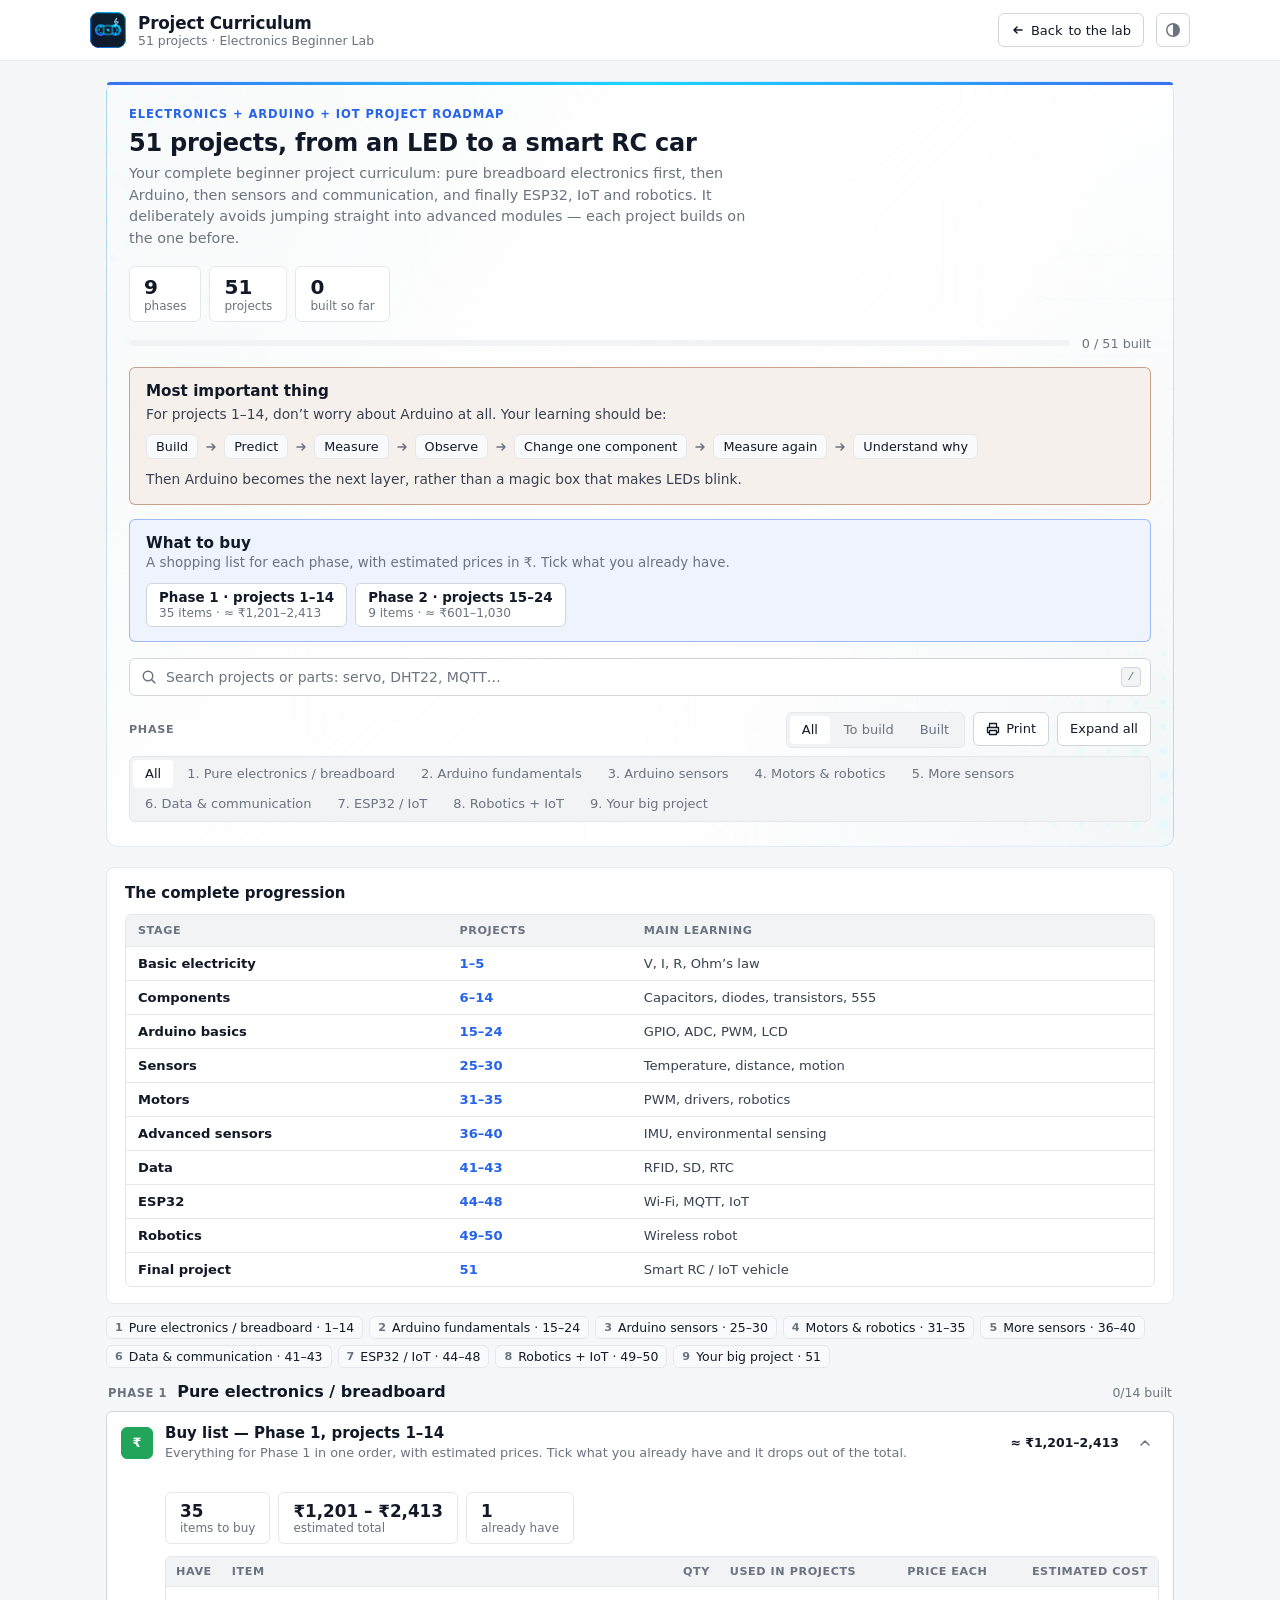
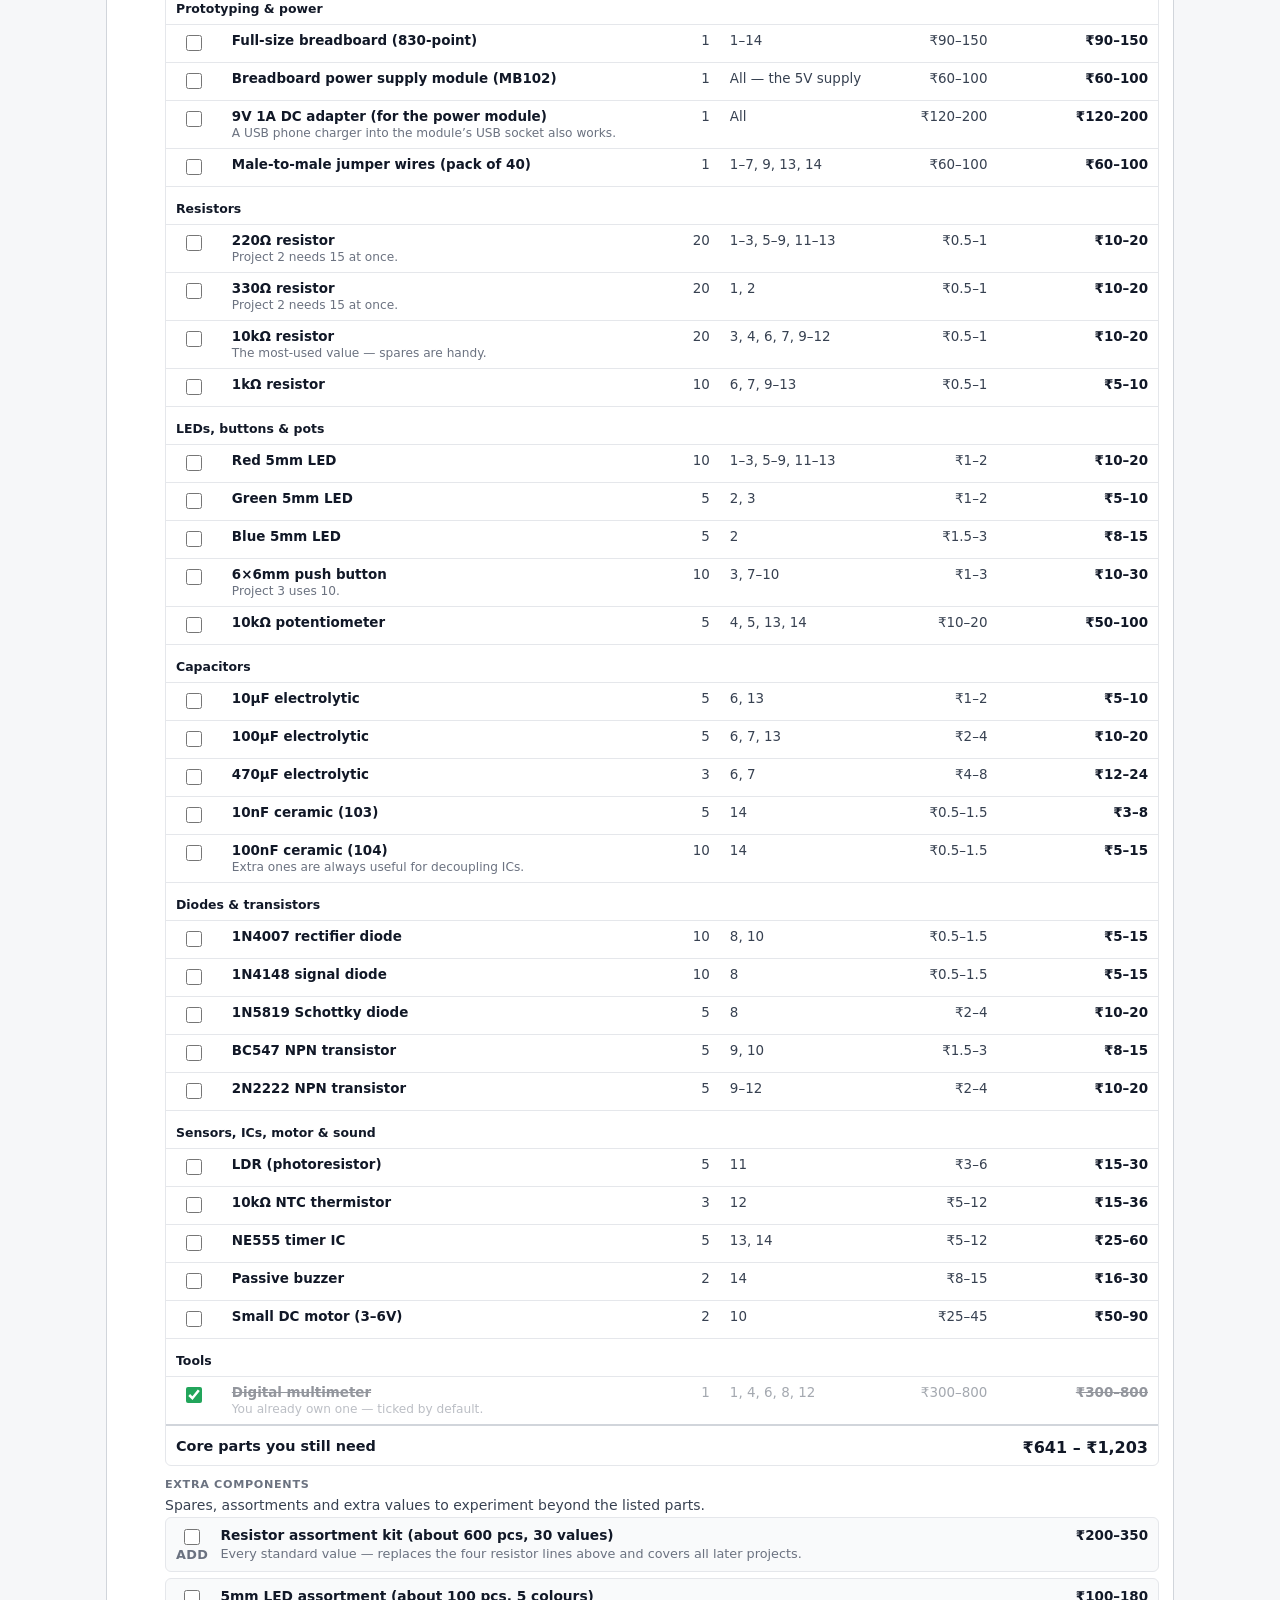
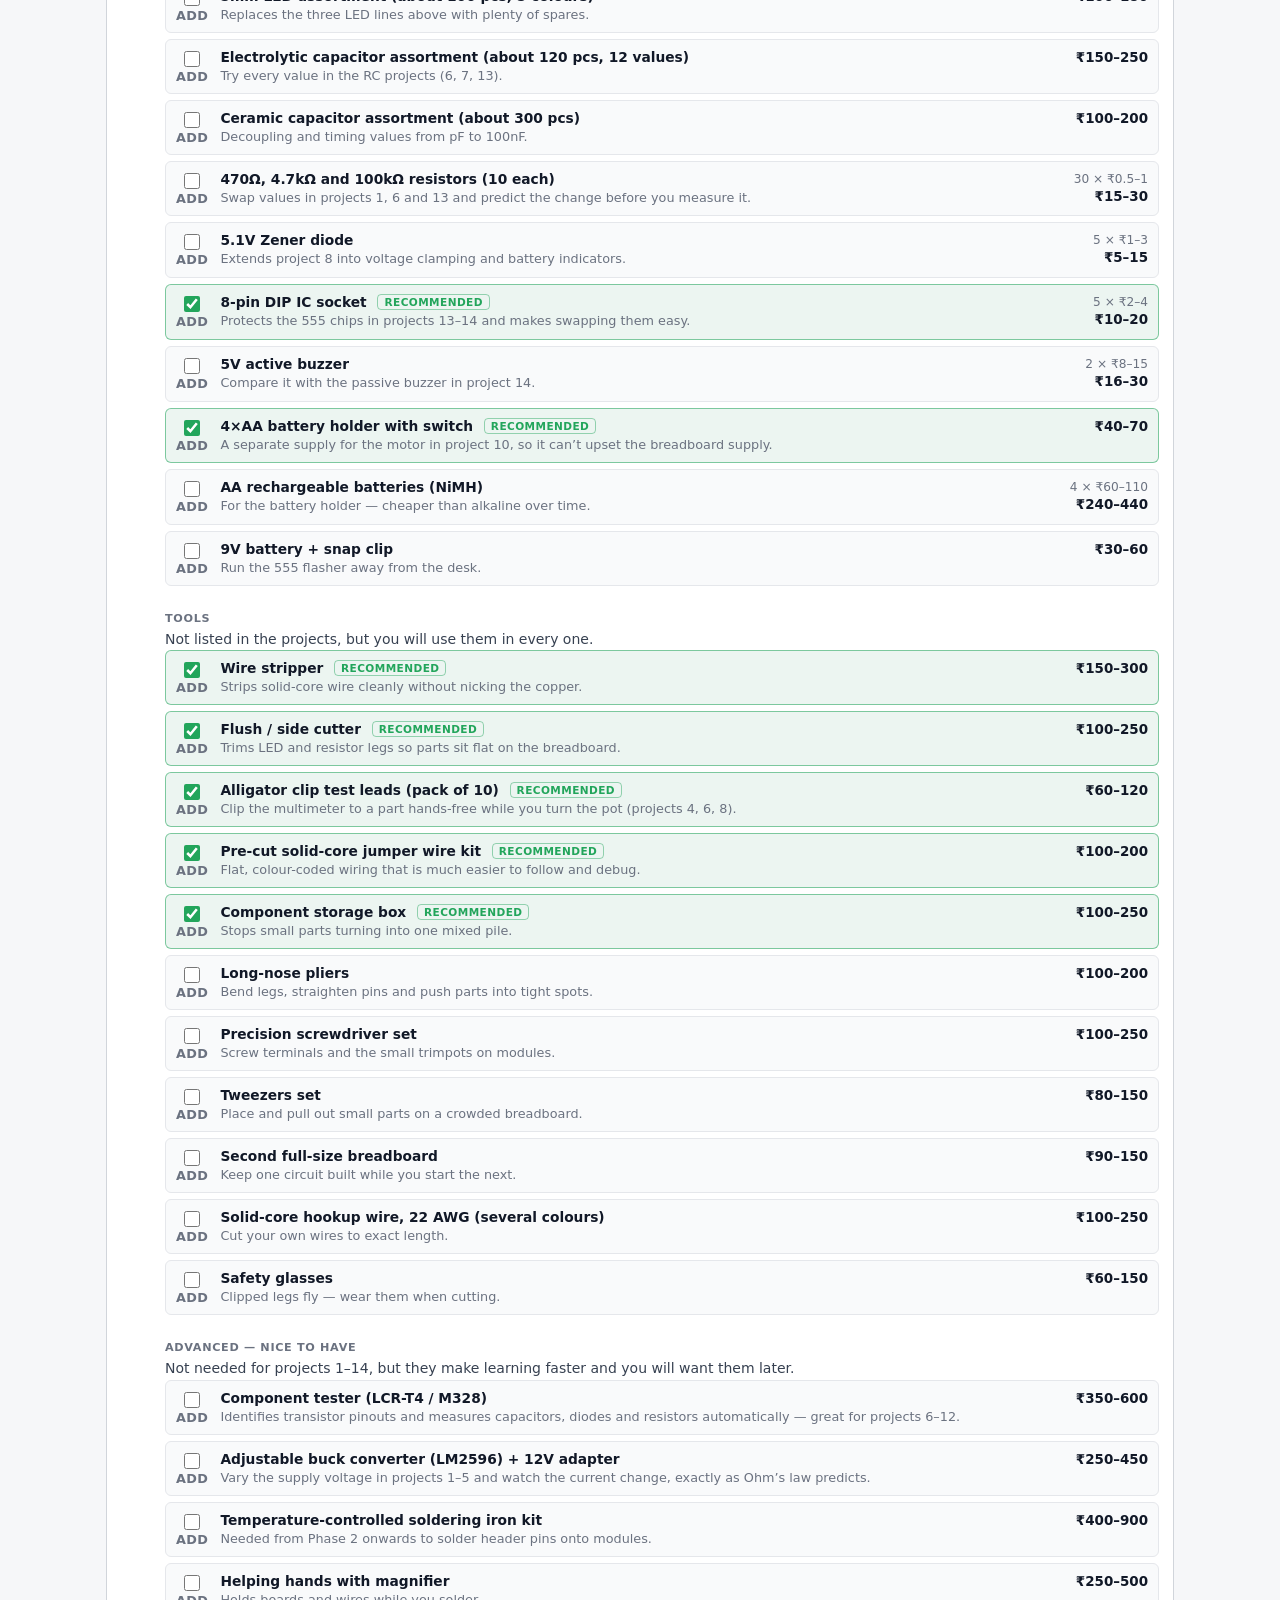
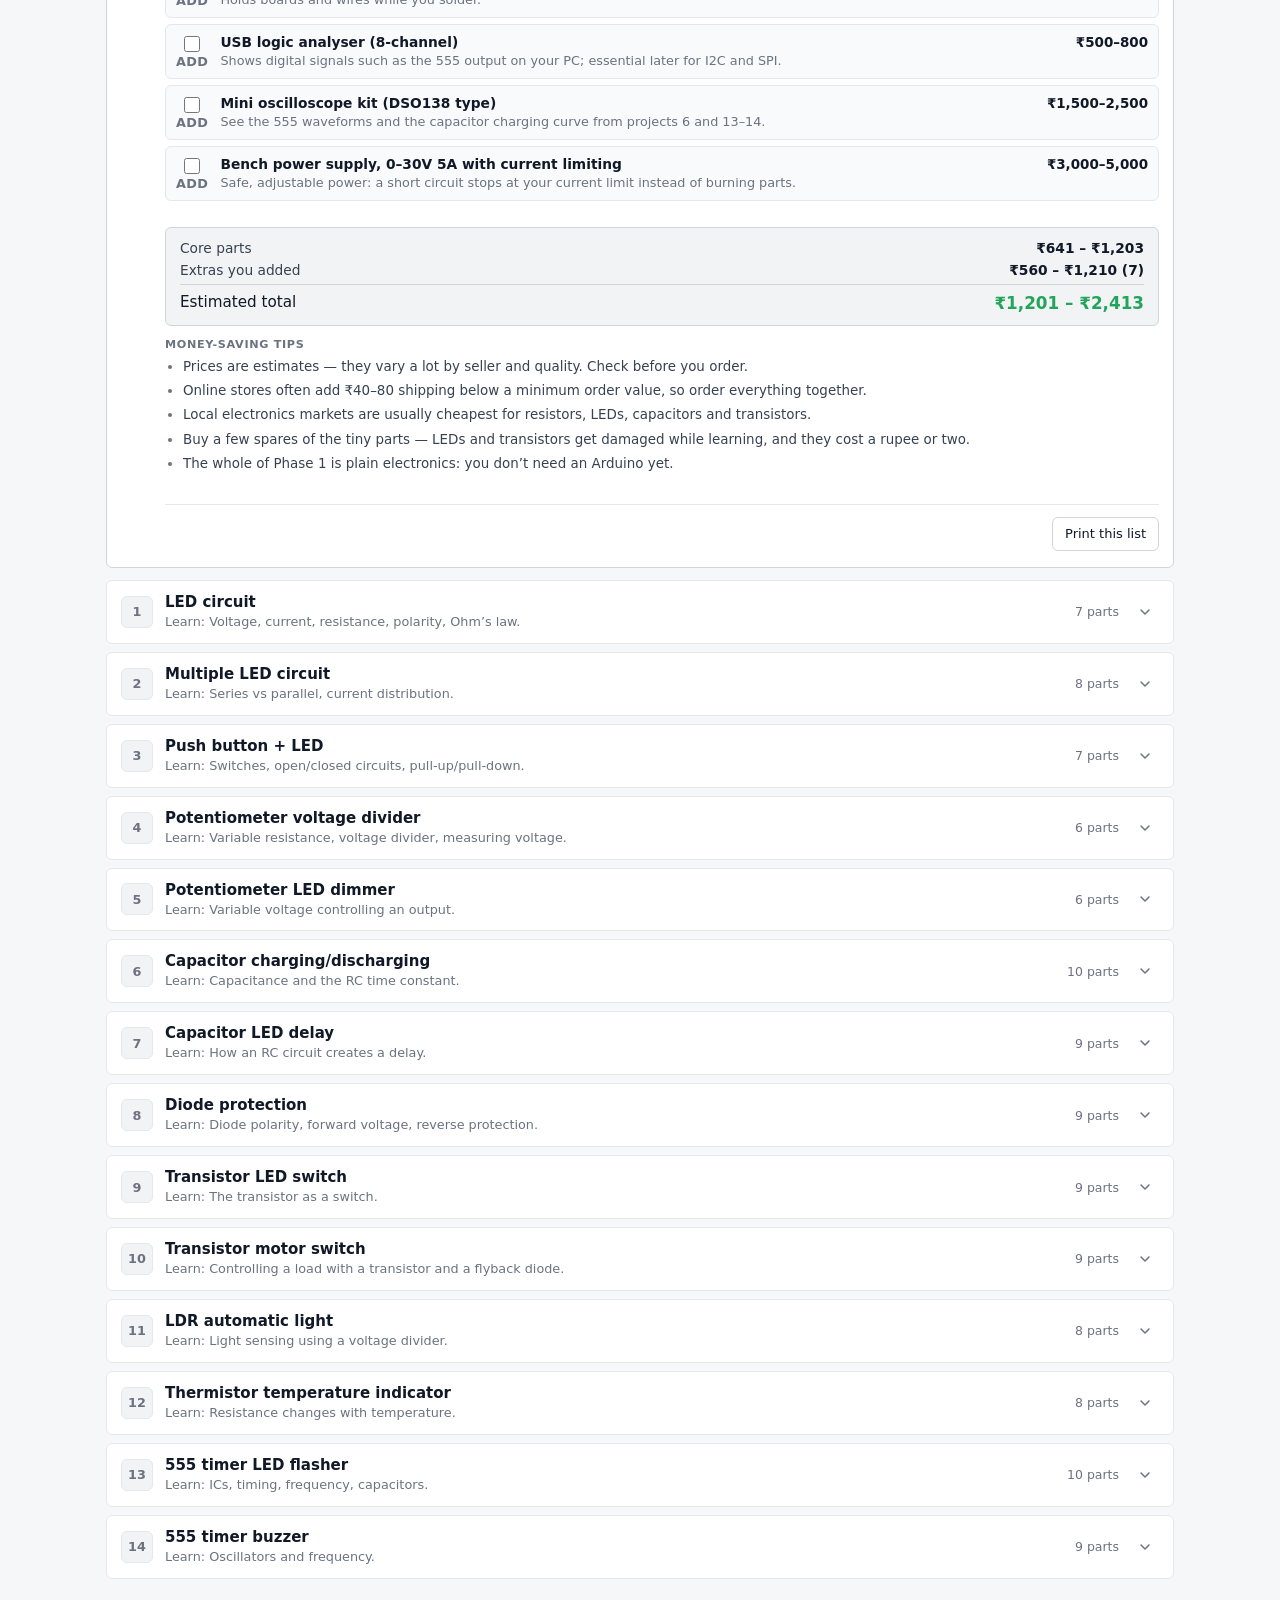
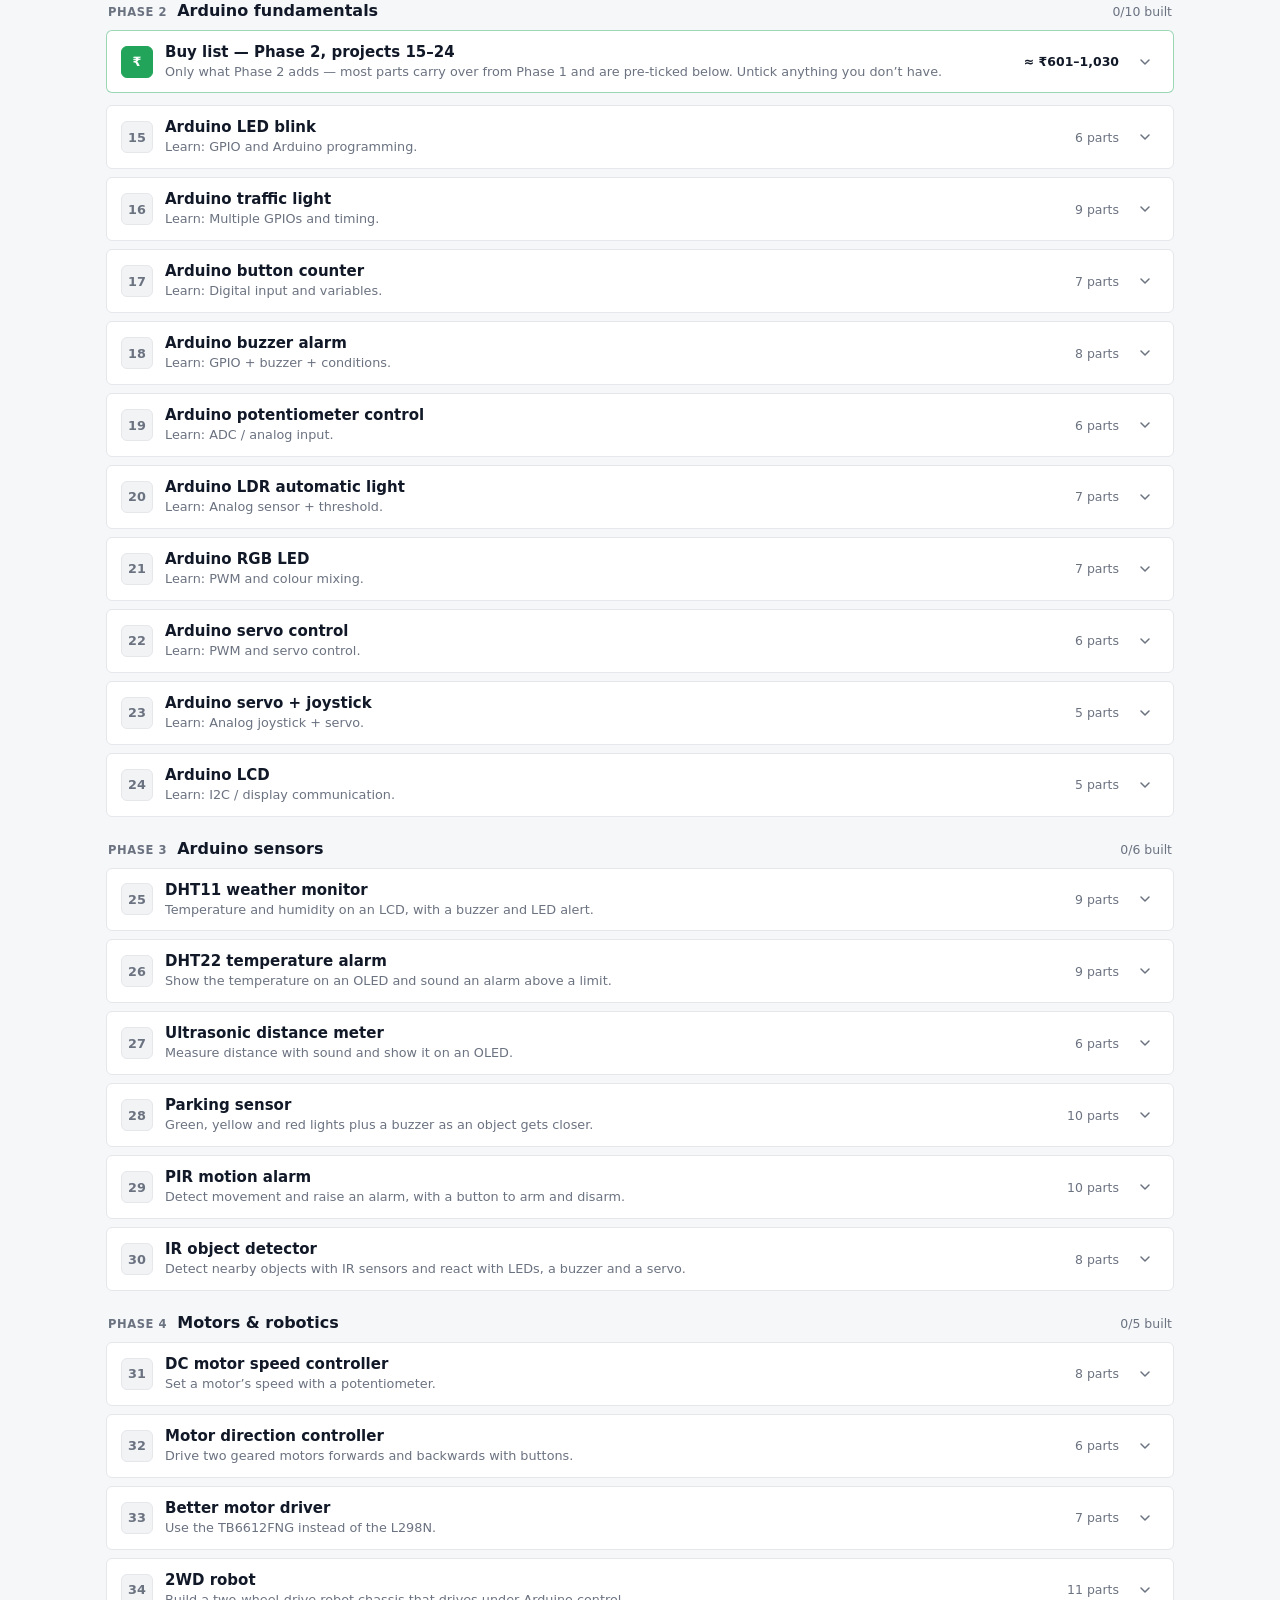
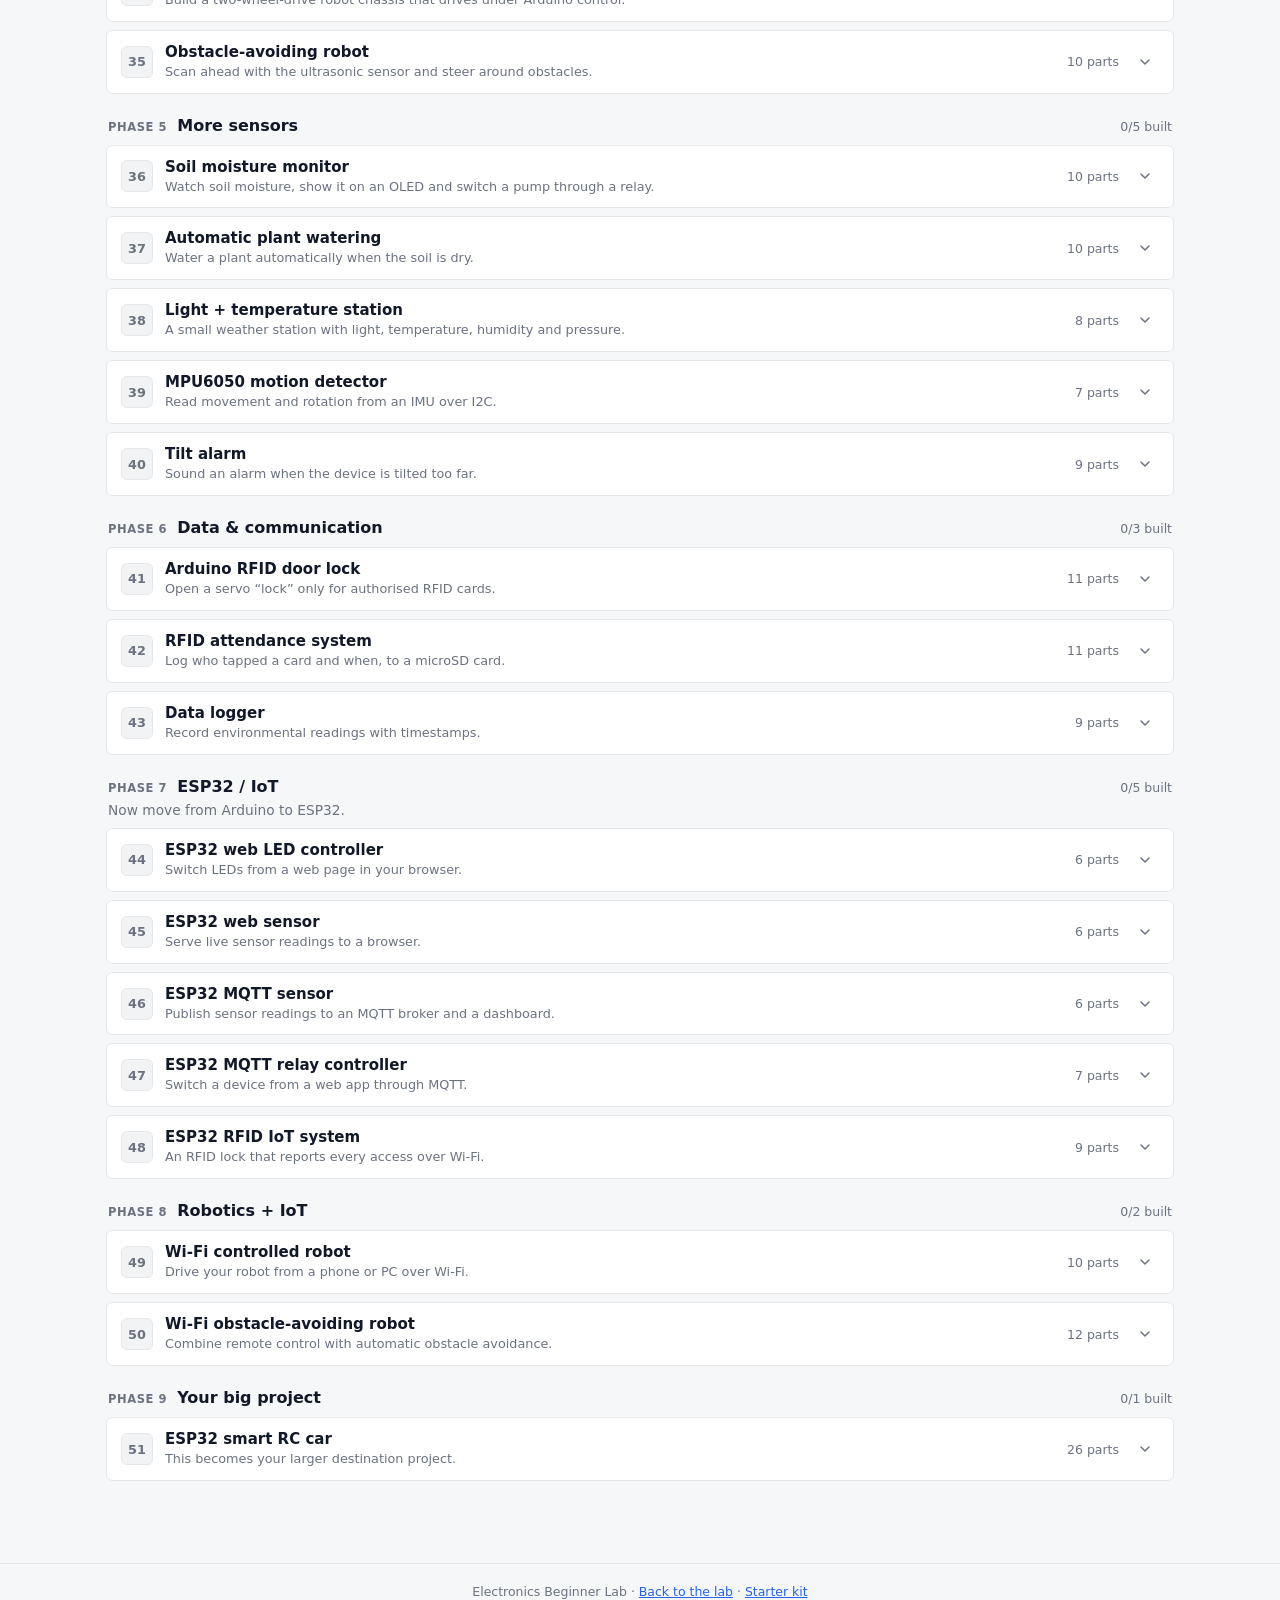
<file: curriculum.html>
<!DOCTYPE html>
<html lang="en">
<head>
<meta charset="UTF-8">
<meta name="viewport" content="width=device-width, initial-scale=1, viewport-fit=cover">
<title>Project Curriculum</title>
<meta name="description" content="51 projects in 9 phases: pure breadboard electronics, Arduino, sensors, motors, data, ESP32/IoT and robotics — ending with a smart RC car.">
<link rel="icon" href="img/logo.svg" type="image/svg+xml">
<script>
  // Apply the saved theme before first paint to avoid a flash.
  try{ const t = localStorage.getItem('lab-theme'); if(t) document.documentElement.dataset.theme = t; }catch(e){}
</script>
<link rel="stylesheet" href="css/styles.css">
<link rel="stylesheet" href="css/kit.css">
<link rel="stylesheet" href="css/curriculum.css">
<script src="js/curriculum.js" defer></script>
<script src="js/curriculum-view.js" defer></script>
</head>
<body class="kitpage curpage">

<header>
  <div class="htop">
    <a class="brand" href="index.html">
      <div class="brand-badge" aria-hidden="true">
        <img src="img/logo.svg" alt="" class="brand-logo" width="34" height="34">
      </div>
      <div><h1>Project Curriculum</h1><p>51 projects · Electronics Beginner Lab</p></div>
    </a>
    <a class="btn" href="index.html"><svg width="14" height="14" viewBox="0 0 14 14" aria-hidden="true"><path d="M11 7H3M6 4 3 7l3 3" fill="none" stroke="currentColor" stroke-width="1.5" stroke-linecap="round" stroke-linejoin="round"/></svg>Back<span class="k-long">to the lab</span></a>
    <button type="button" class="btn icon" id="themebtn" aria-label="Toggle light/dark theme" title="Toggle theme"><svg width="16" height="16" viewBox="0 0 16 16" aria-hidden="true"><circle cx="8" cy="8" r="6.25" fill="none" stroke="currentColor" stroke-width="1.5"/><path d="M8 1.75a6.25 6.25 0 0 1 0 12.5z" fill="currentColor"/></svg></button>
  </div>
</header>

<main>
  <section class="hero k-hero">
    <p class="k-eyebrow">Electronics + Arduino + IoT project roadmap</p>
    <h2>51 projects, from an LED to a smart RC car</h2>
    <p>Your complete beginner project curriculum: pure breadboard electronics first, then Arduino, then sensors and communication, and finally ESP32, IoT and robotics. It deliberately avoids jumping straight into advanced modules — each project builds on the one before.</p>
    <div class="k-stats" id="c-stats"></div>
    <div class="progress-row">
      <div class="bar" role="progressbar" aria-label="Projects built" aria-valuemin="0" aria-valuemax="100" aria-valuenow="0"><i id="c-bar"></i></div>
      <span id="c-txt" class="progtxt"></span>
    </div>

    <div class="c-most">
      <h3>Most important thing</h3>
      <p>For projects 1–14, don’t worry about Arduino at all. Your learning should be:</p>
      <div id="c-method"></div>
      <p>Then Arduino becomes the next layer, rather than a magic box that makes LEDs blink.</p>
    </div>

    <div class="k-start c-buystart">
      <div>
        <b>What to buy</b>
        <span>A shopping list for each phase, with estimated prices in ₹. Tick what you already have.</span>
      </div>
      <div class="c-buybtns" id="c-buybtns"></div>
    </div>

    <div class="search">
      <svg class="search-ic" width="16" height="16" viewBox="0 0 16 16" aria-hidden="true"><circle cx="7" cy="7" r="4.75" fill="none" stroke="currentColor" stroke-width="1.5"/><path d="M10.5 10.5 14 14" stroke="currentColor" stroke-width="1.5" stroke-linecap="round"/></svg>
      <input id="c-search" type="search" placeholder="Search projects or parts: servo, DHT22, MQTT…" autocomplete="off" spellcheck="false" aria-label="Search projects" aria-describedby="c-status">
      <kbd class="search-key" aria-hidden="true">/</kbd>
      <button type="button" id="c-clear" class="search-clear" aria-label="Clear search" hidden><svg width="14" height="14" viewBox="0 0 14 14" aria-hidden="true"><path d="M3.5 3.5l7 7M10.5 3.5l-7 7" stroke="currentColor" stroke-width="1.5" stroke-linecap="round"/></svg></button>
    </div>
    <p id="c-status" class="searchstatus" aria-live="polite"></p>

    <div class="k-filterhead">
      <span class="flowlabel">Phase</span>
      <div class="k-actions">
        <div class="seg" id="c-statusf" role="group" aria-label="Filter by status">
          <button type="button" class="on" data-v="all" aria-pressed="true">All</button>
          <button type="button" data-v="todo" aria-pressed="false">To build</button>
          <button type="button" data-v="done" aria-pressed="false">Built</button>
        </div>
        <button type="button" class="btn" id="c-print"><svg width="14" height="14" viewBox="0 0 14 14" aria-hidden="true"><path d="M3.5 5V1.5h7V5M3.5 10.5h-2v-5h11v5h-2M3.5 8.5h7v4h-7z" fill="none" stroke="currentColor" stroke-width="1.3" stroke-linejoin="round"/></svg>Print</button>
        <button type="button" class="btn" id="c-toggle">Expand all</button>
      </div>
    </div>
    <div class="seg k-when" id="c-phases" role="group" aria-label="Filter by phase"></div>
  </section>

  <section class="panel c-progression">
    <h3 class="panelhead">The complete progression</h3>
    <div class="tablewrap"><table class="compare c-stagetable" id="c-stages"></table></div>
  </section>

  <nav class="k-toc" id="c-toc" aria-label="Phases"></nav>

  <div id="c-list"></div>
</main>

<footer>Electronics Beginner Lab · <a href="index.html">Back to the lab</a> · <a href="kit.html">Starter kit</a></footer>

</body>
</html>
</file>
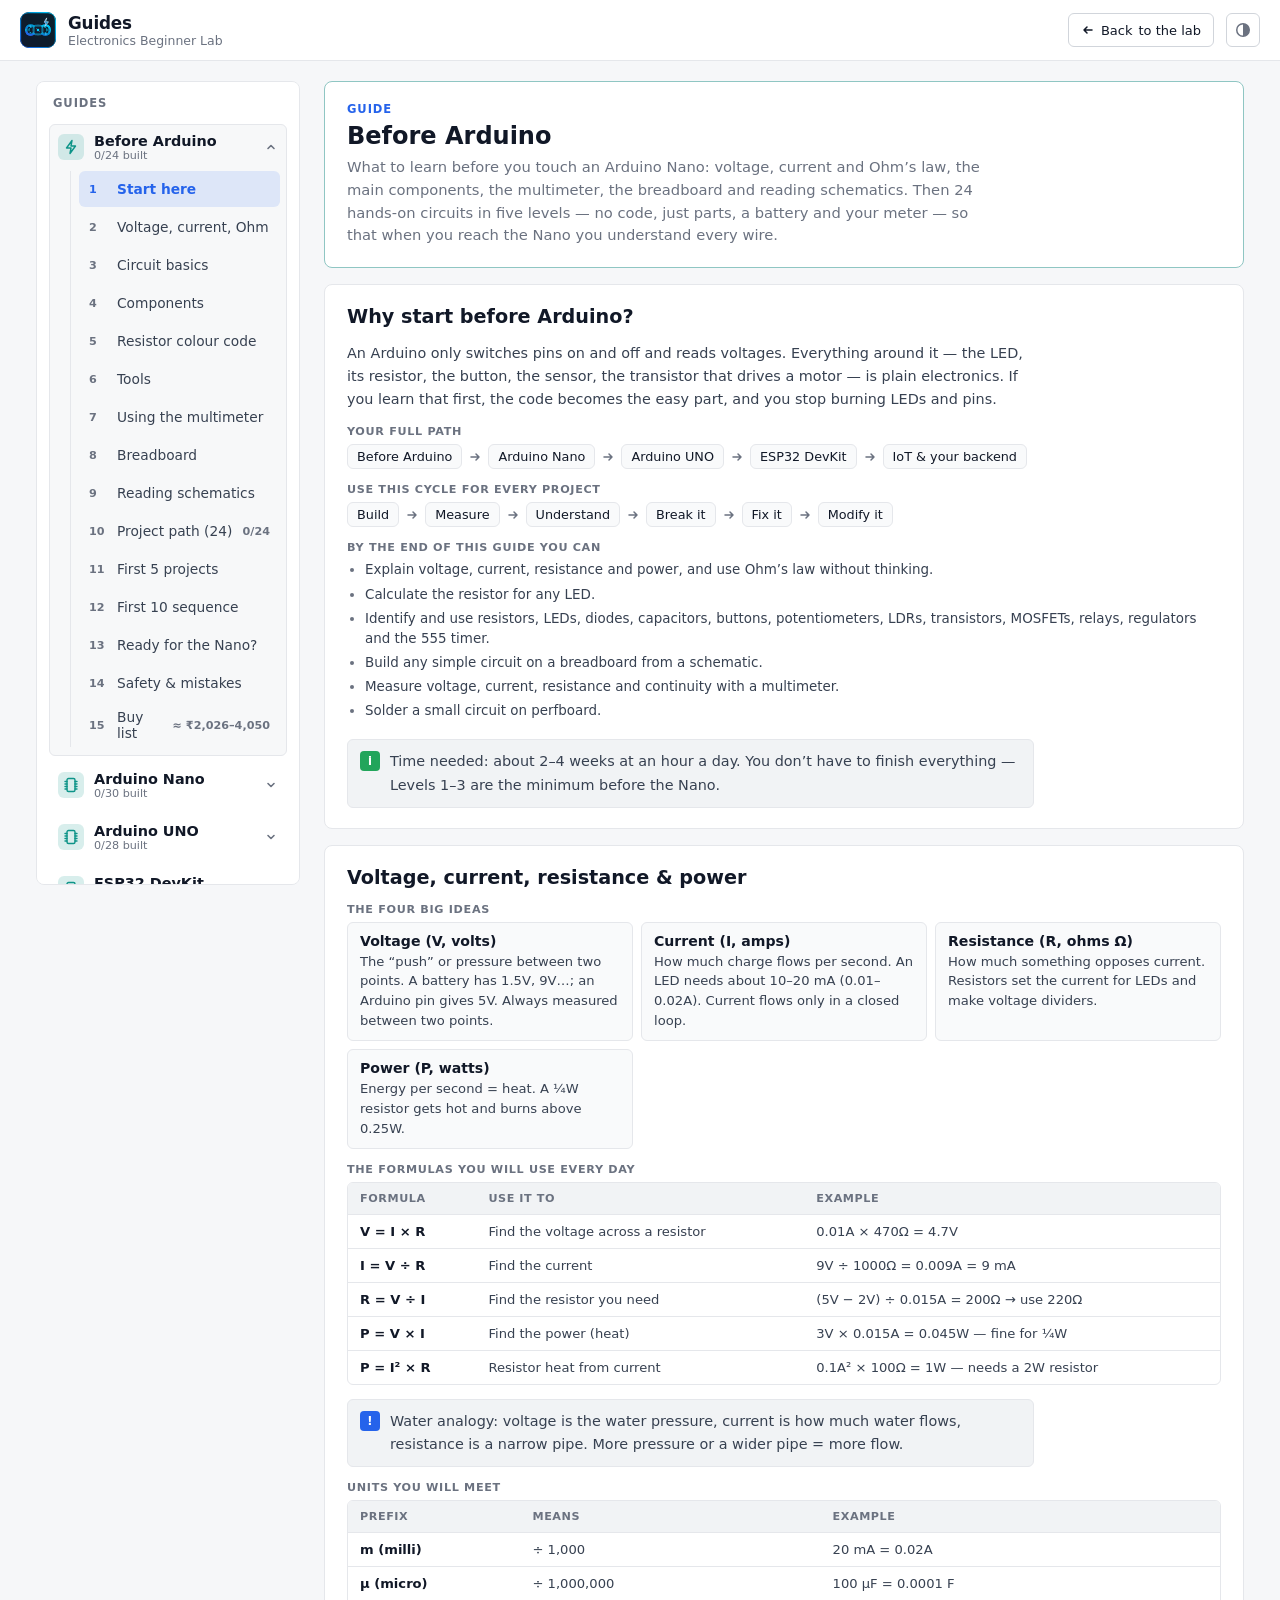
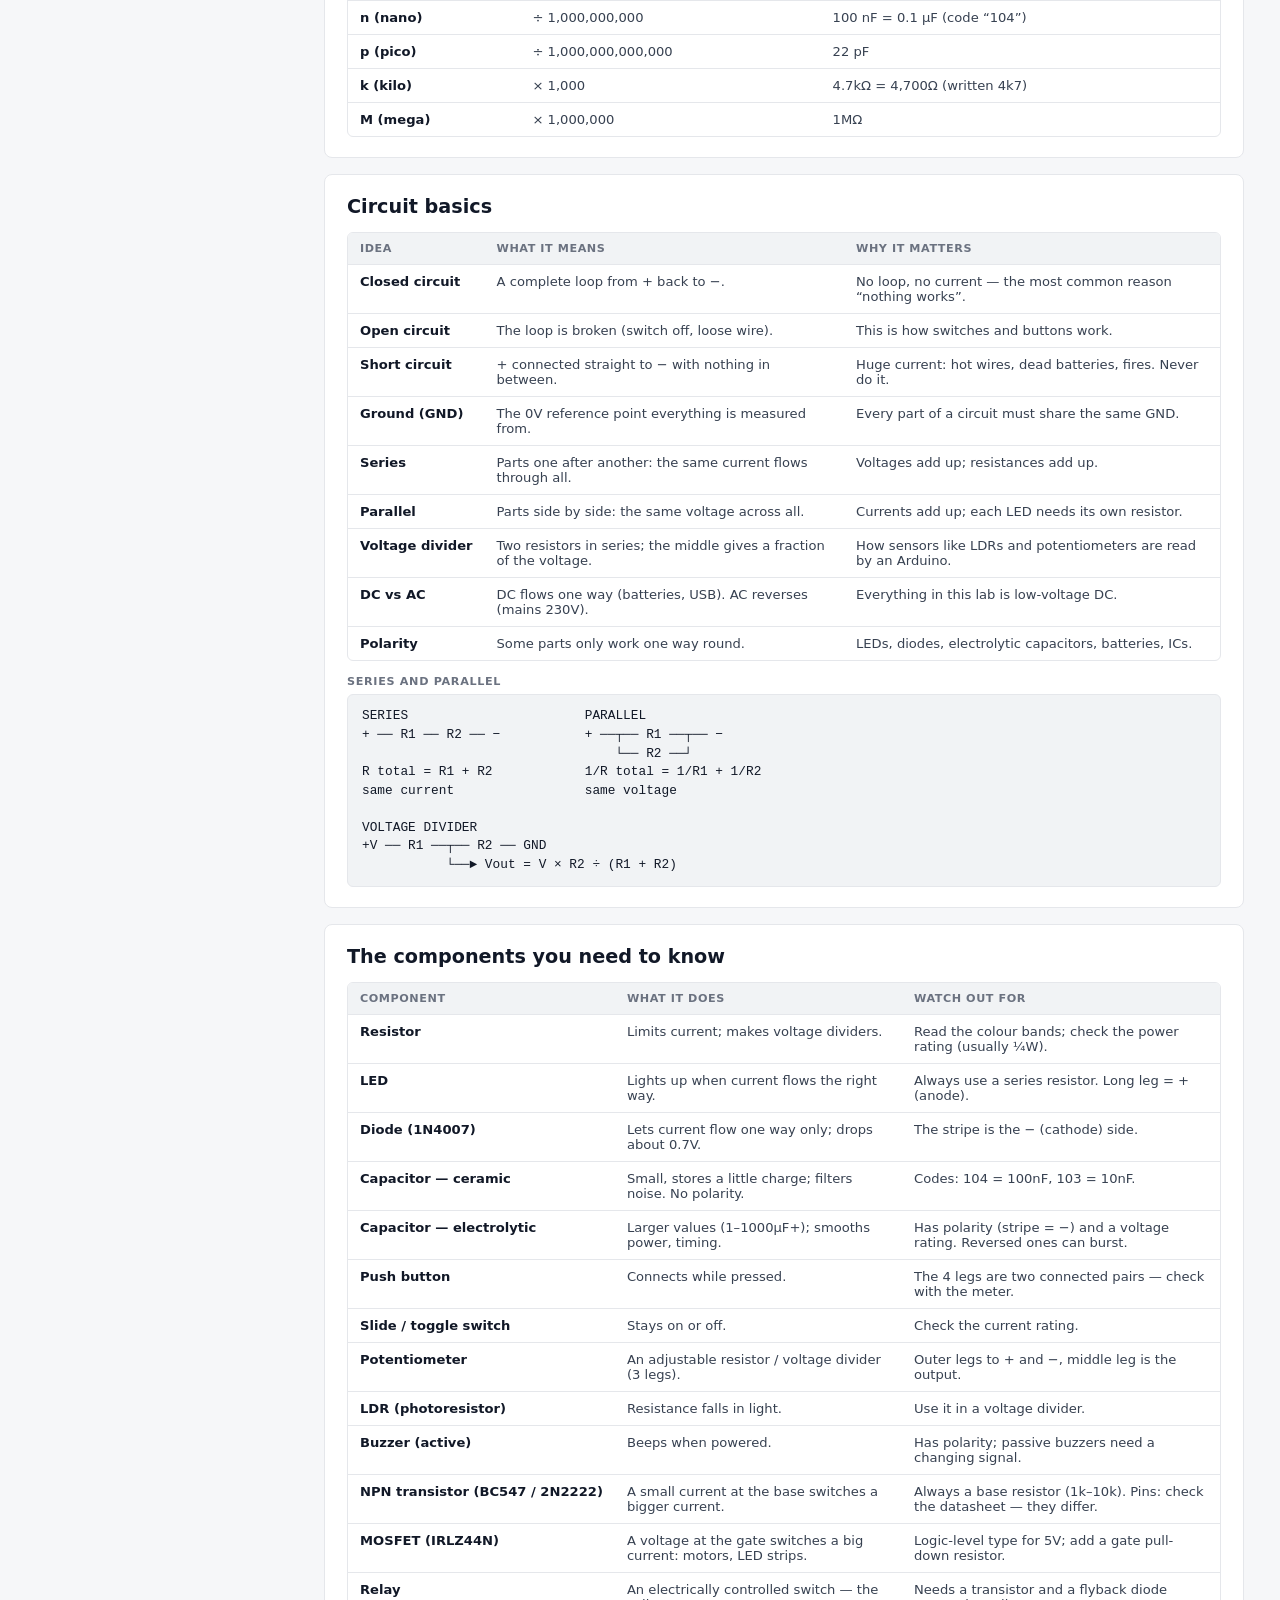
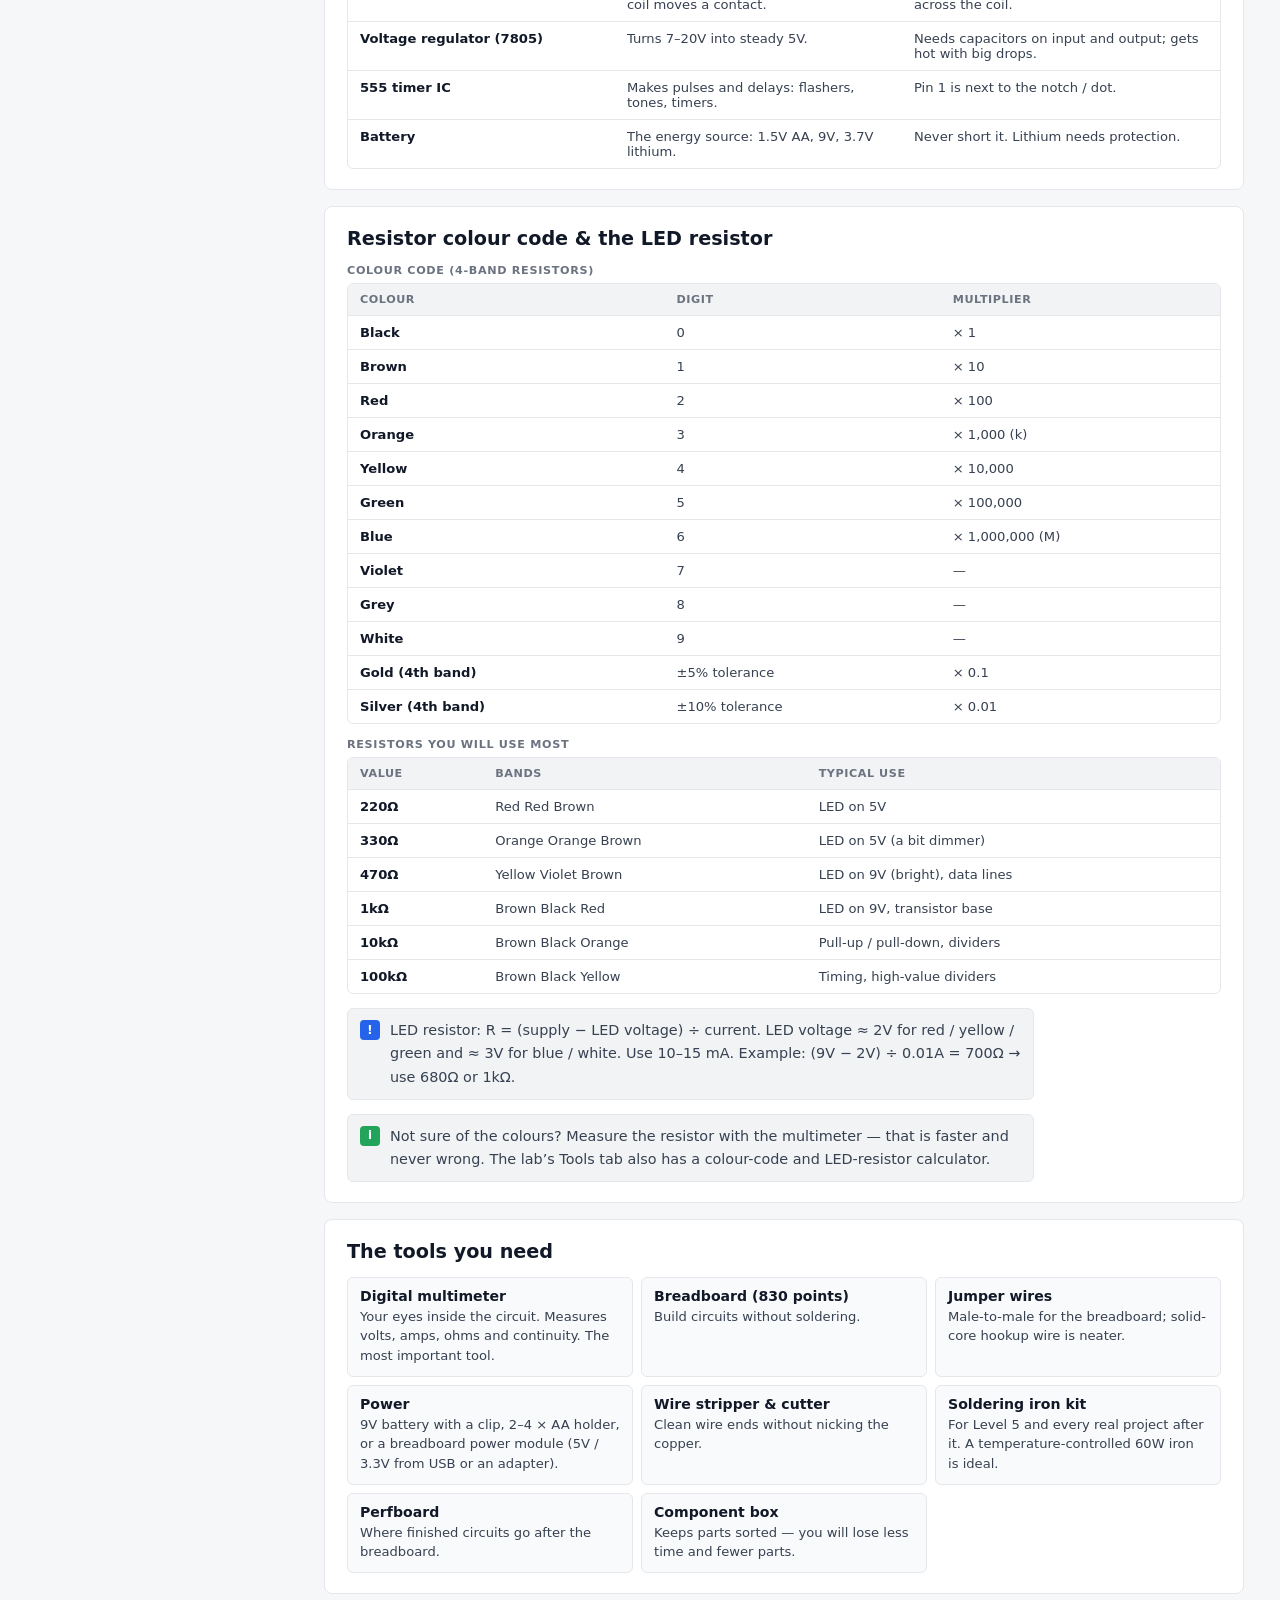
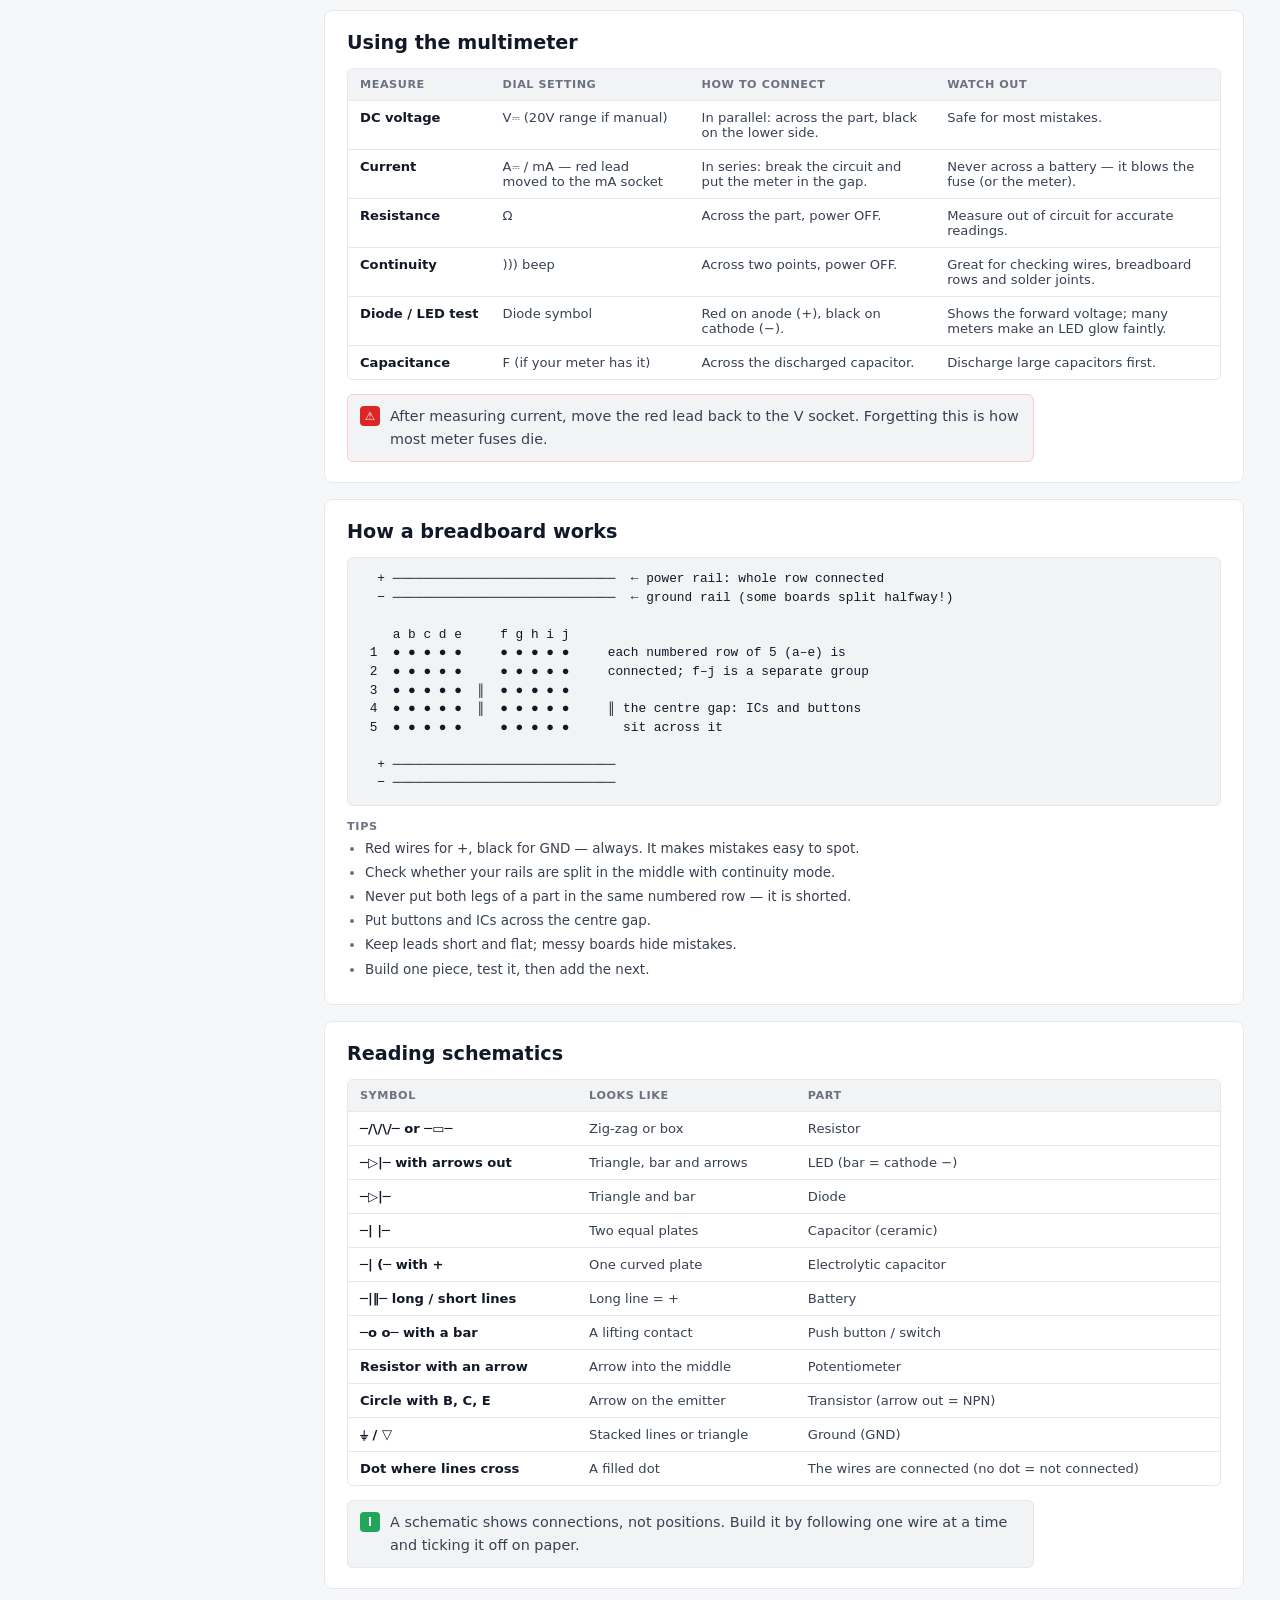
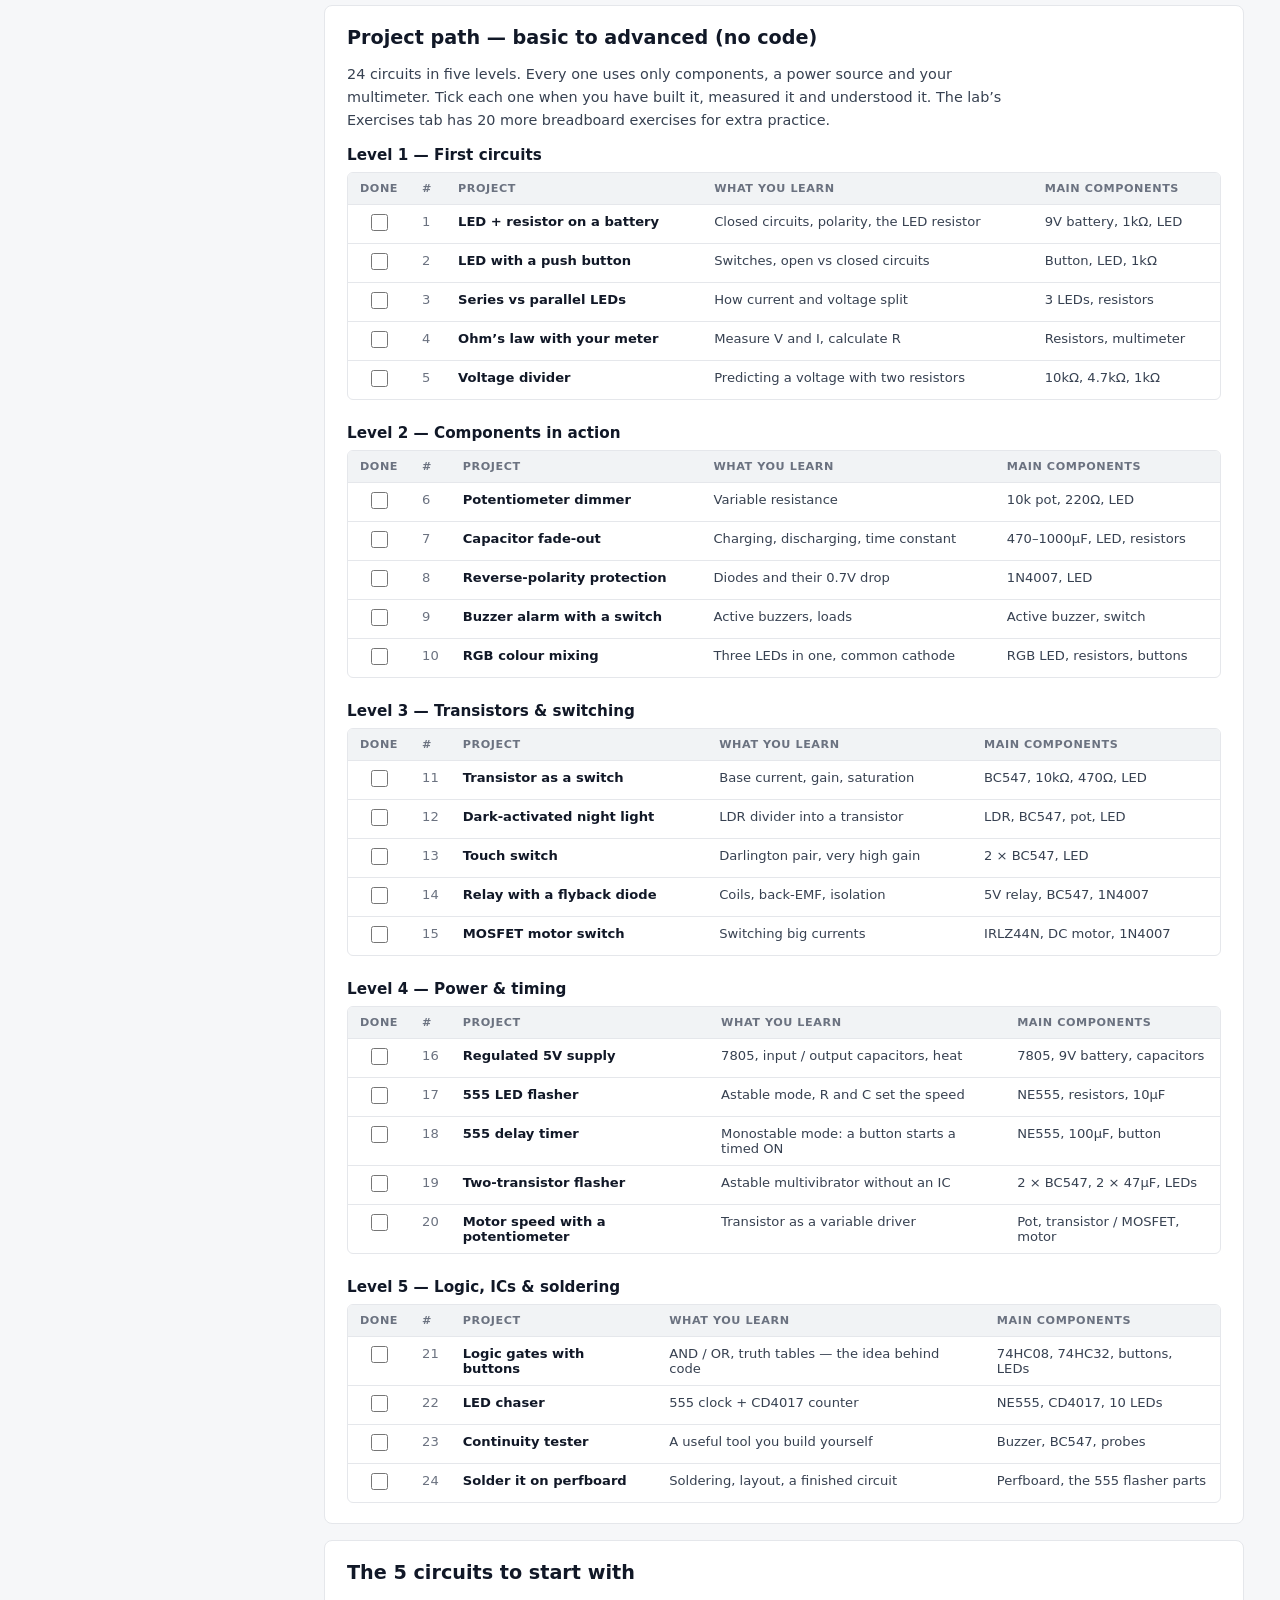
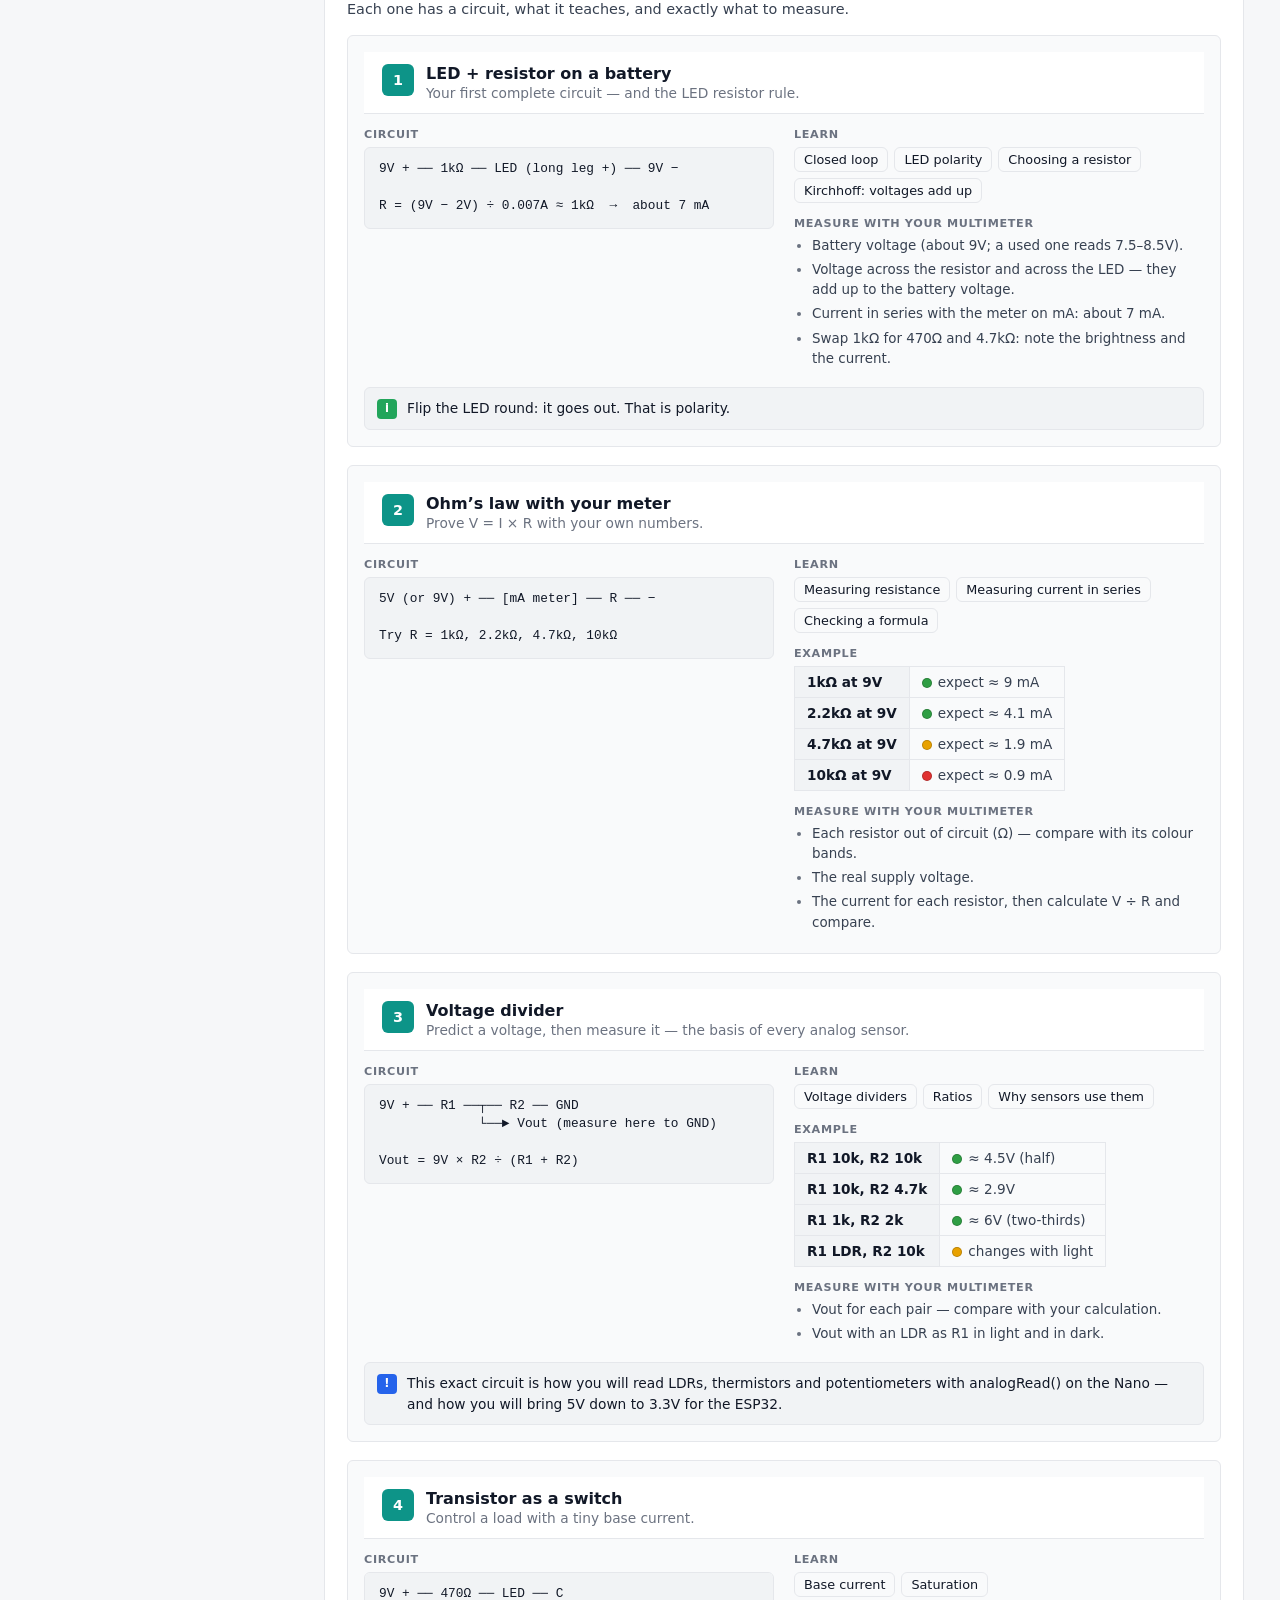
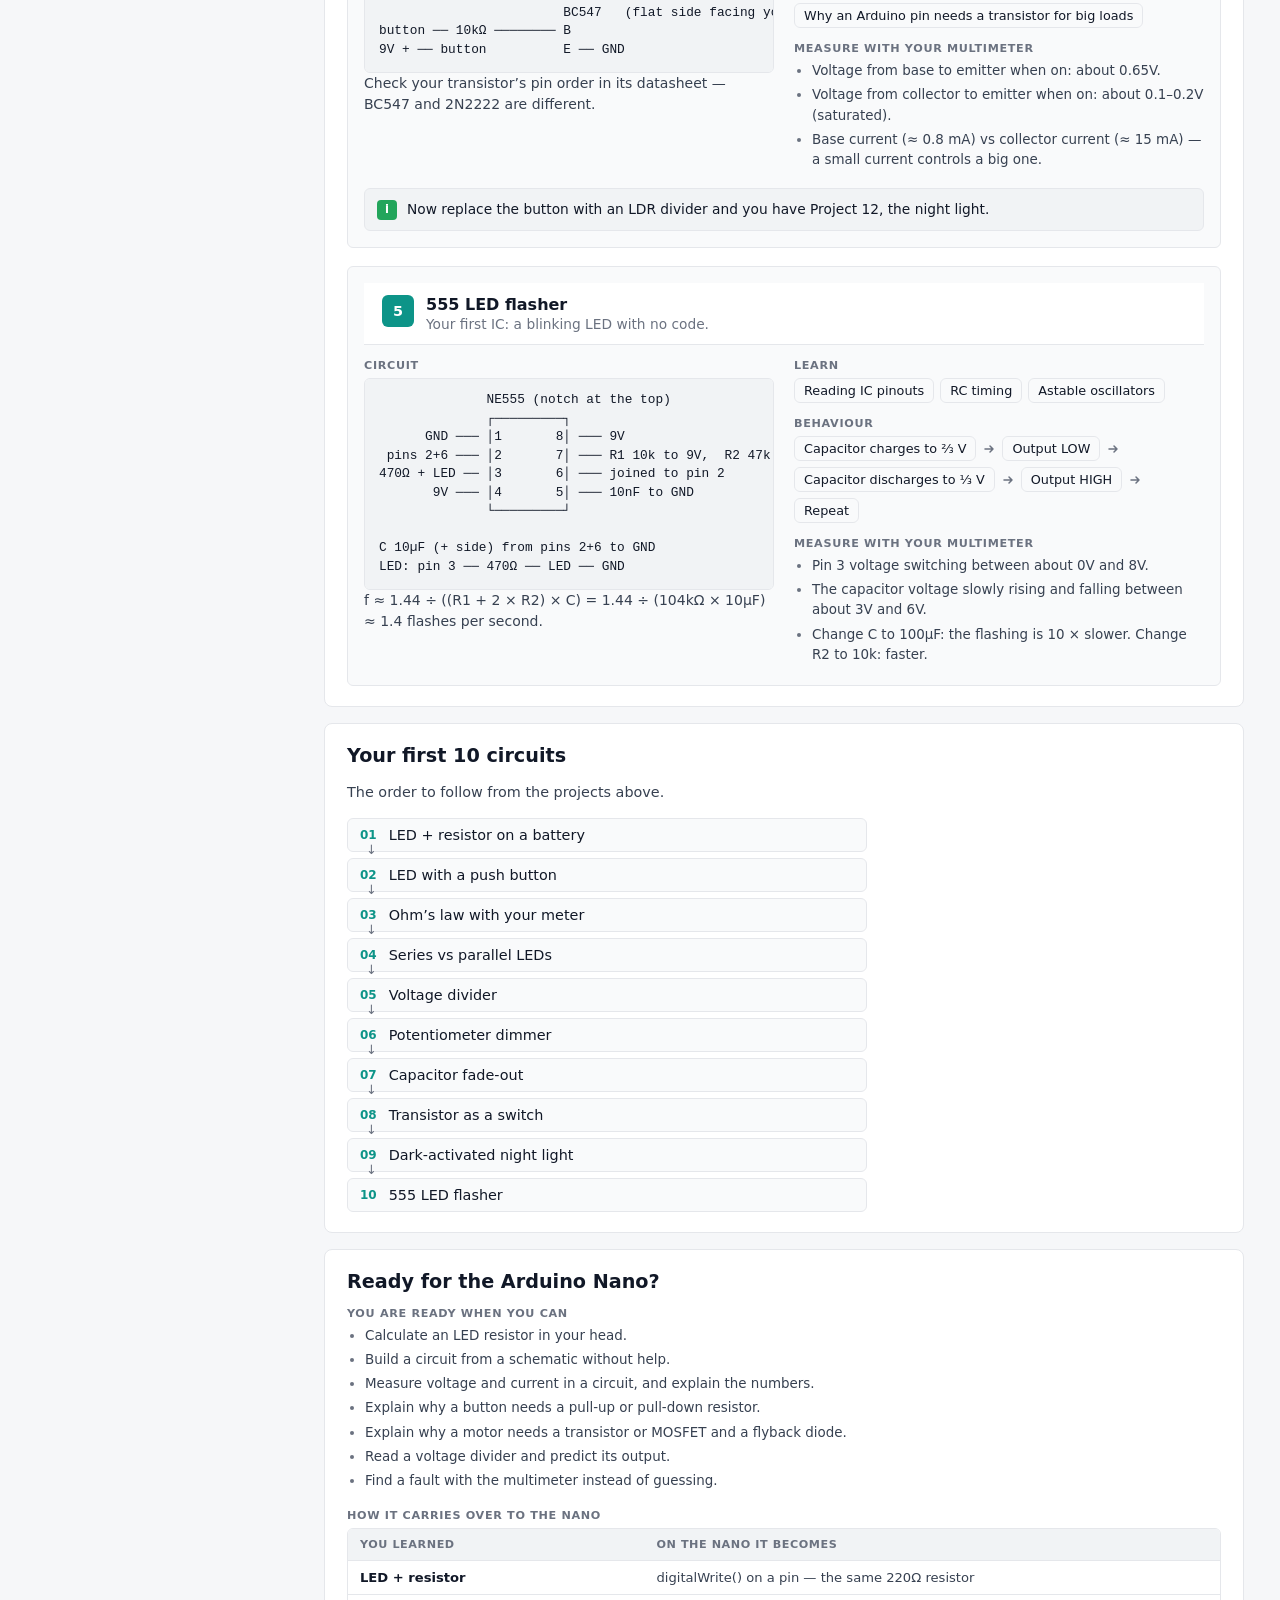
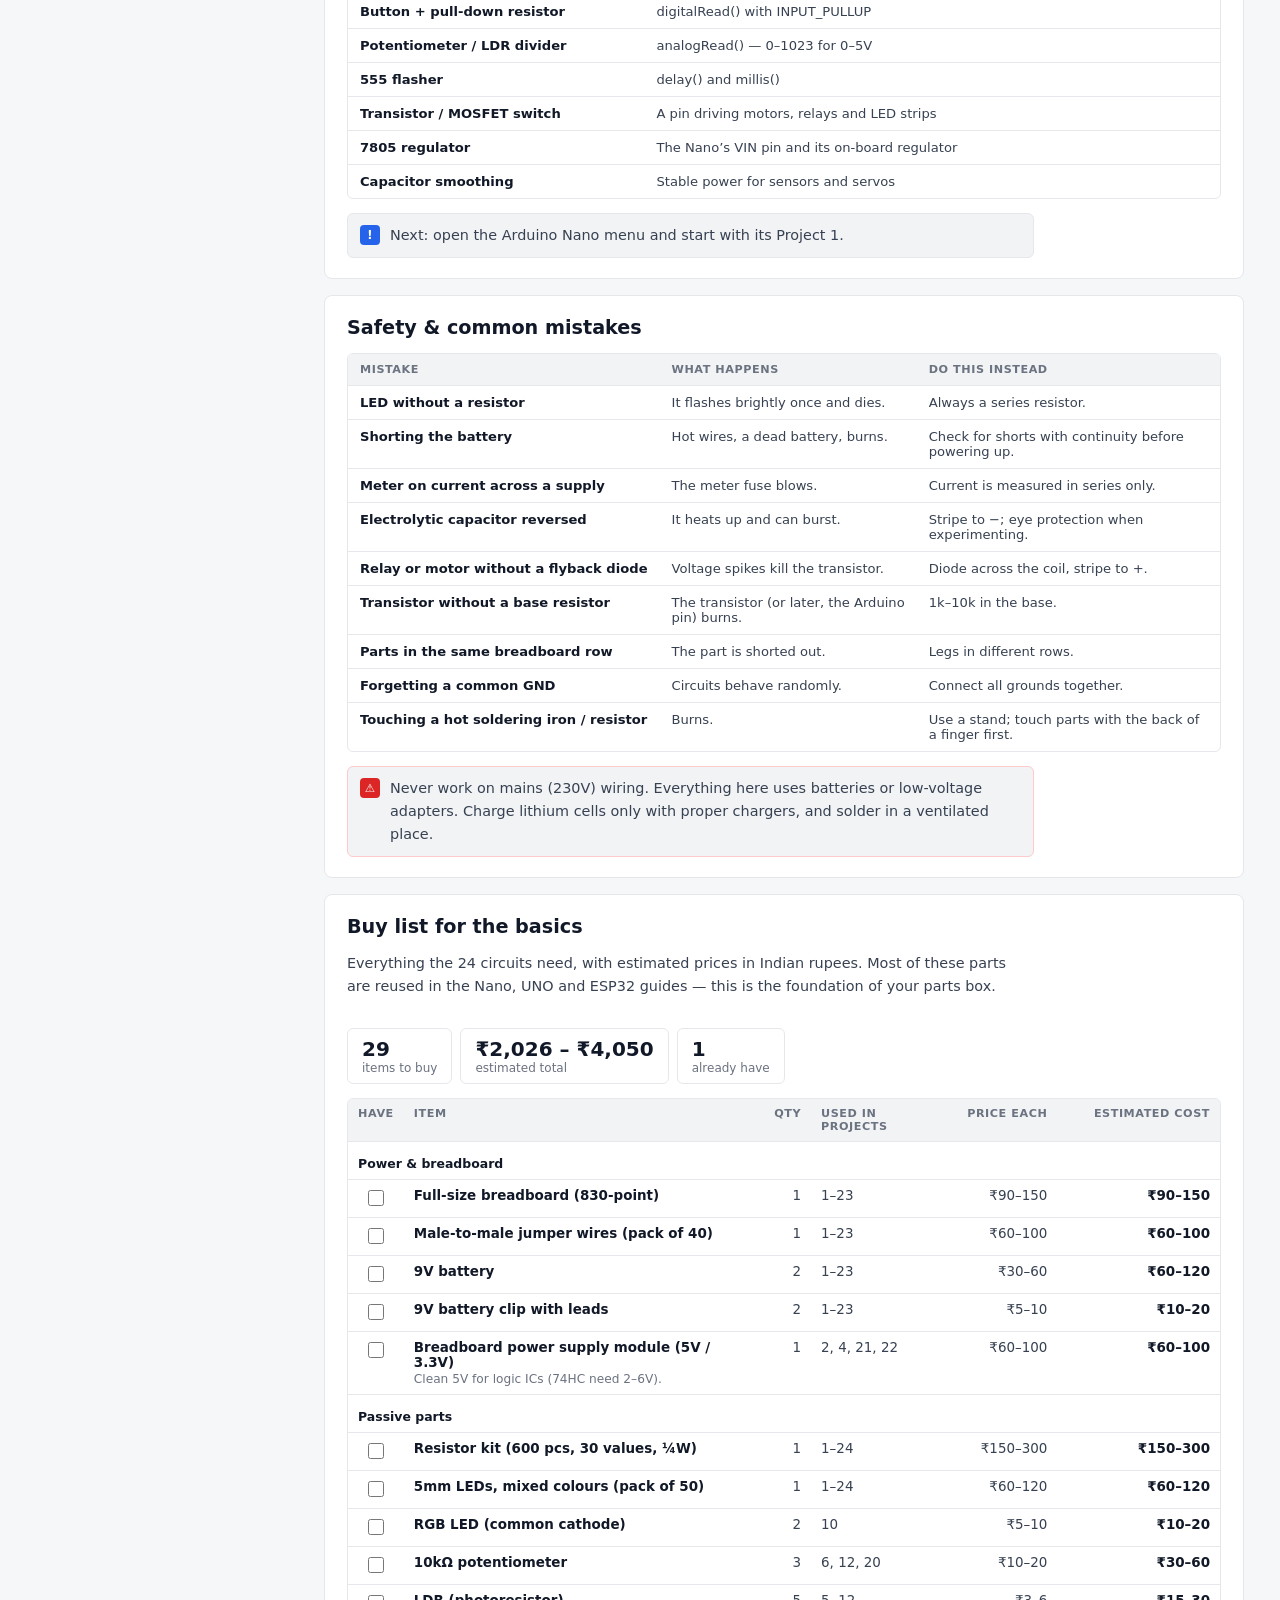
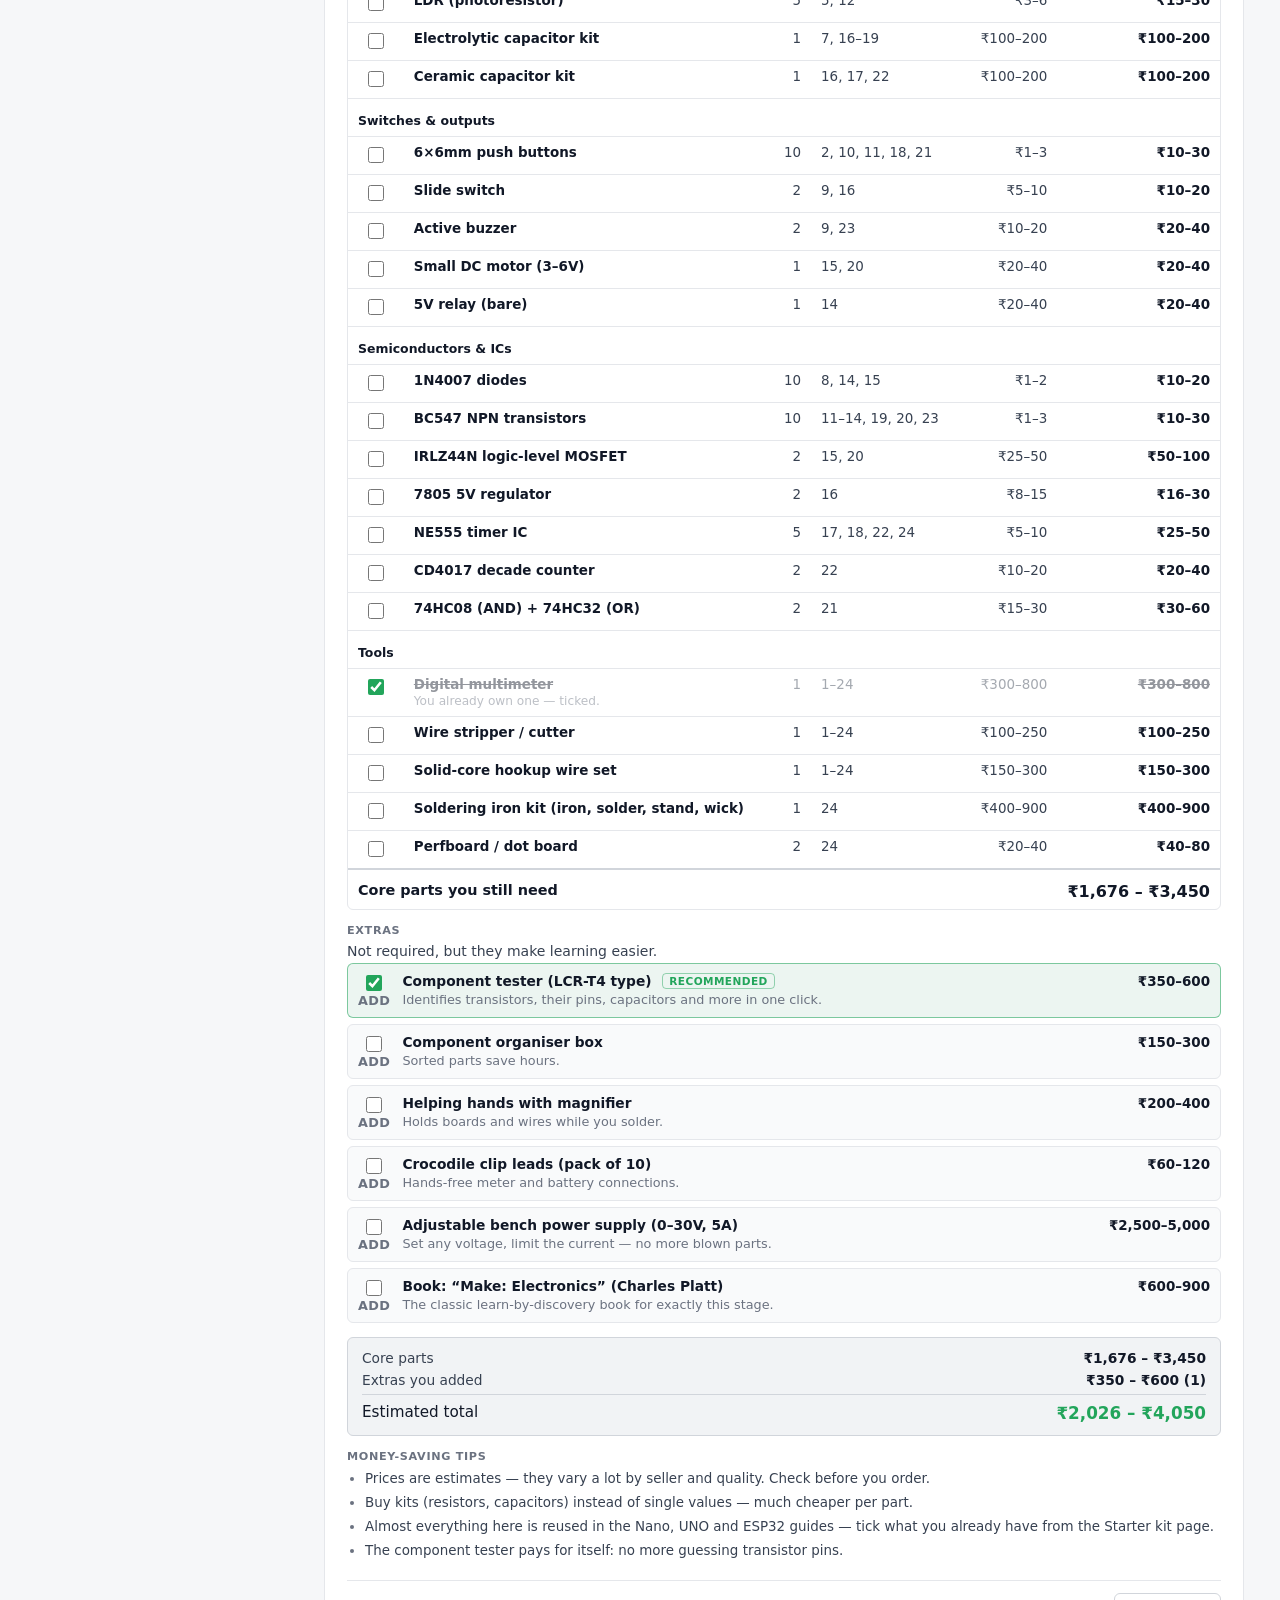
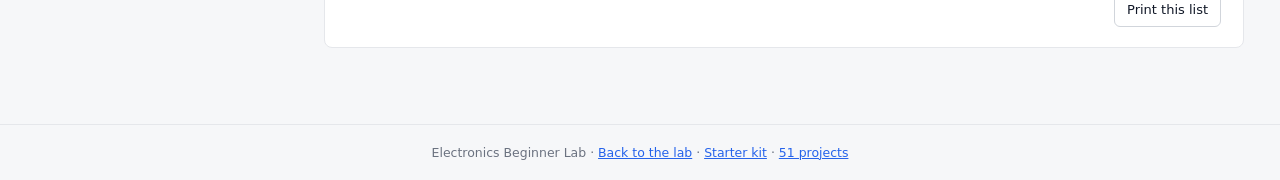
<file: guides.html>
<!DOCTYPE html>
<html lang="en">
<head>
<meta charset="UTF-8">
<meta name="viewport" content="width=device-width, initial-scale=1, viewport-fit=cover">
<title>Guides</title>
<meta name="description" content="Complete guides for the electronics basics before Arduino, the Arduino Nano, Arduino UNO, ESP32 DevKit, RC cars and robots, and Bluetooth amplifier modules: the boards, pinouts, power, setup, projects from basic to advanced with code, and buy lists in rupees.">
<link rel="icon" href="img/logo.svg" type="image/svg+xml">
<script>
  // Apply the saved theme before first paint to avoid a flash.
  try{ const t = localStorage.getItem('lab-theme'); if(t) document.documentElement.dataset.theme = t; }catch(e){}
</script>
<link rel="stylesheet" href="css/styles.css">
<link rel="stylesheet" href="css/kit.css">
<link rel="stylesheet" href="css/curriculum.css">
<link rel="stylesheet" href="css/guides-page.css">
<script src="js/pinouts.js" defer></script>
<script src="js/basics.js" defer></script>
<script src="js/nano.js" defer></script>
<script src="js/uno.js" defer></script>
<script src="js/esp32.js" defer></script>
<script src="js/rccar.js" defer></script>
<script src="js/btamp.js" defer></script>
<script src="js/guides-page.js" defer></script>
</head>
<body class="kitpage guidepage">

<header>
  <div class="htop">
    <button type="button" class="btn g-menubtn" id="g-menubtn" aria-controls="g-side" aria-expanded="false"><svg width="16" height="16" viewBox="0 0 16 16" aria-hidden="true"><path d="M2.5 4h11M2.5 8h11M2.5 12h11" stroke="currentColor" stroke-width="1.6" stroke-linecap="round"/></svg>Menu</button>
    <a class="brand" href="index.html">
      <div class="brand-badge" aria-hidden="true">
        <img src="img/logo.svg" alt="" class="brand-logo" width="34" height="34">
      </div>
      <div><h1>Guides</h1><p>Electronics Beginner Lab</p></div>
    </a>
    <a class="btn" href="index.html"><svg width="14" height="14" viewBox="0 0 14 14" aria-hidden="true"><path d="M11 7H3M6 4 3 7l3 3" fill="none" stroke="currentColor" stroke-width="1.5" stroke-linecap="round" stroke-linejoin="round"/></svg>Back<span class="k-long">to the lab</span></a>
    <button type="button" class="btn icon" id="themebtn" aria-label="Toggle light/dark theme" title="Toggle theme"><svg width="16" height="16" viewBox="0 0 16 16" aria-hidden="true"><circle cx="8" cy="8" r="6.25" fill="none" stroke="currentColor" stroke-width="1.5"/><path d="M8 1.75a6.25 6.25 0 0 1 0 12.5z" fill="currentColor"/></svg></button>
  </div>
</header>

<div class="g-layout">
  <aside class="g-side" id="g-side" aria-label="Guides menu">
    <div class="g-sidehead">
      <span>Guides</span>
      <button type="button" class="btn icon g-close" id="g-close" aria-label="Close menu"><svg width="14" height="14" viewBox="0 0 14 14" aria-hidden="true"><path d="M3.5 3.5l7 7M10.5 3.5l-7 7" stroke="currentColor" stroke-width="1.6" stroke-linecap="round"/></svg></button>
    </div>
    <nav id="g-nav" aria-label="Guide sections"></nav>
    <div class="g-sidefoot">
      <div class="progress-row">
        <div class="bar" role="progressbar" aria-label="Projects built" aria-valuemin="0" aria-valuemax="100"><i id="g-progress"></i></div>
      </div>
      <span class="g-progtxt" id="g-progtxt"></span>
      <div class="g-quick">
        <a href="index.html">Back to the lab</a>
        <a href="kit.html">Starter kit</a>
        <a href="curriculum.html">51 projects</a>
      </div>
    </div>
  </aside>
  <div class="g-backdrop" id="g-backdrop" aria-hidden="true"></div>

  <main class="g-main" id="g-content"></main>
</div>

<footer>Electronics Beginner Lab · <a href="index.html">Back to the lab</a> · <a href="kit.html">Starter kit</a> · <a href="curriculum.html">51 projects</a></footer>

</body>
</html>
</file>
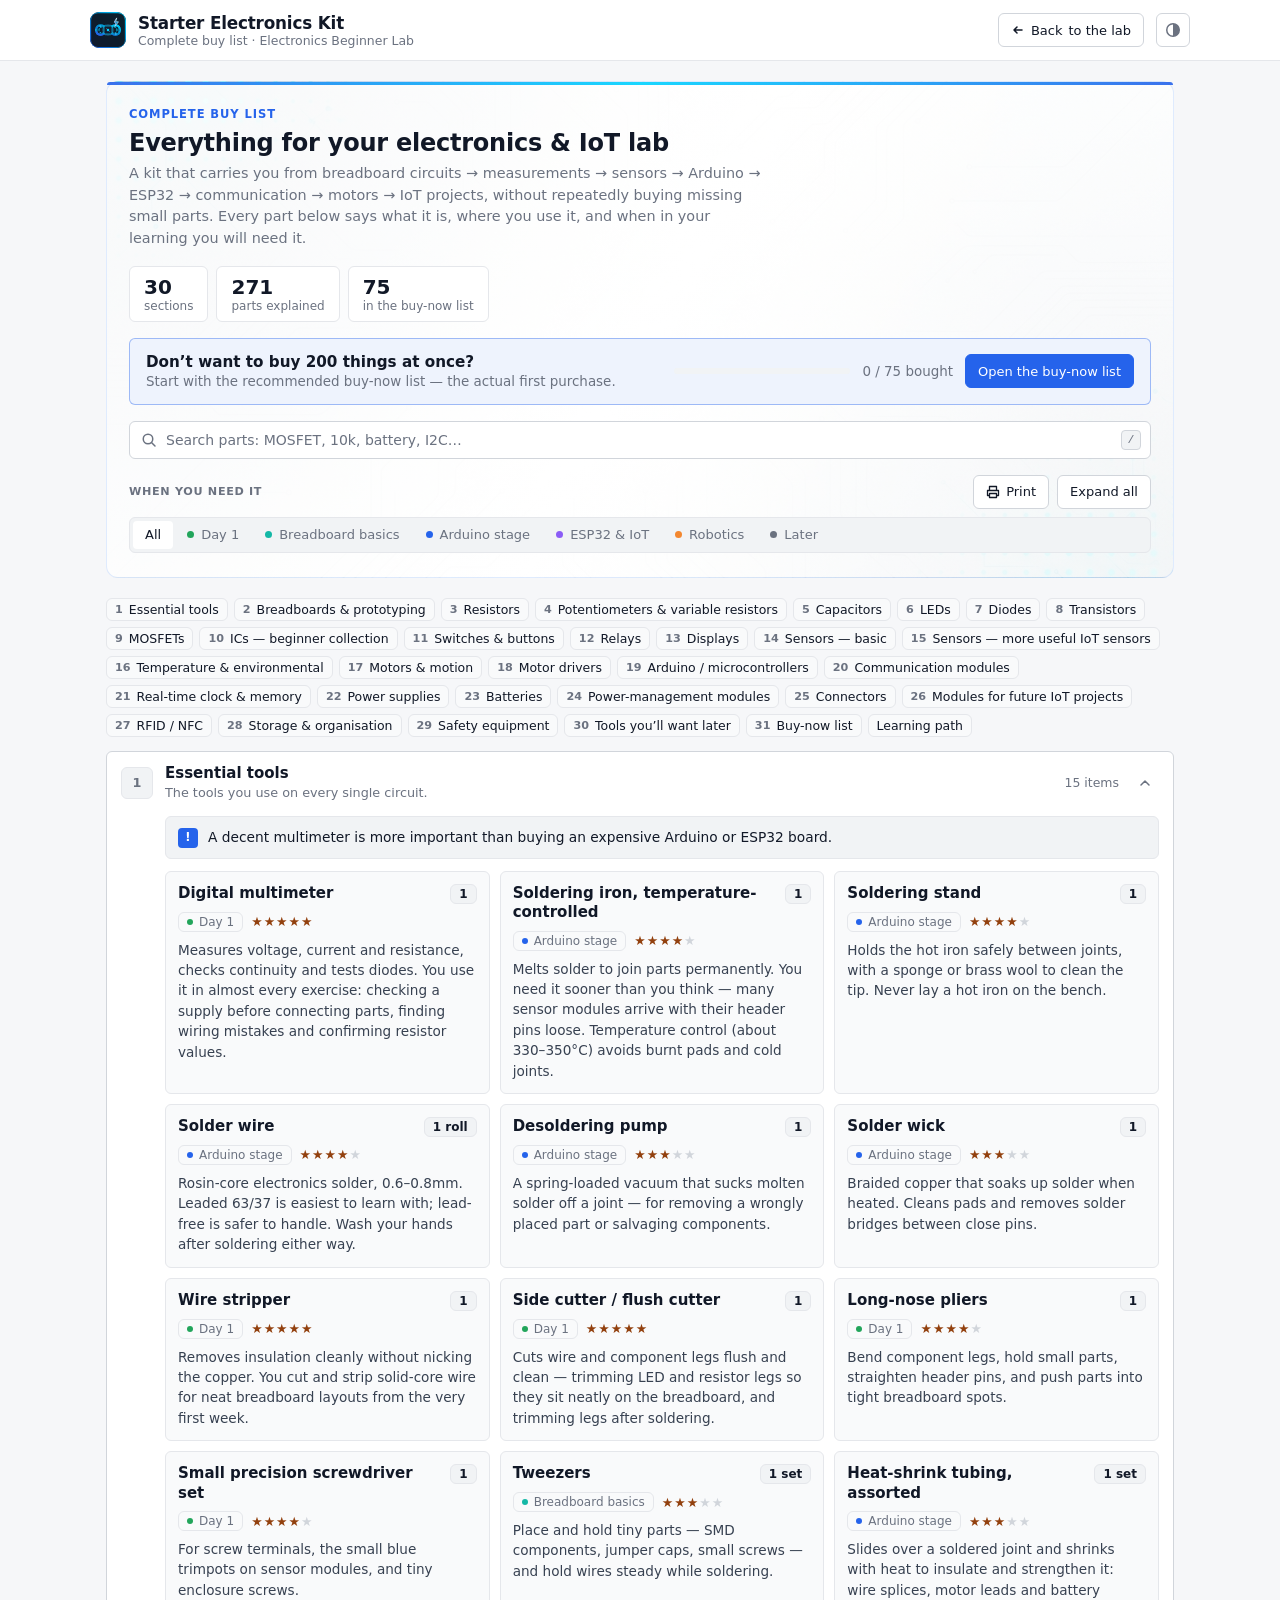
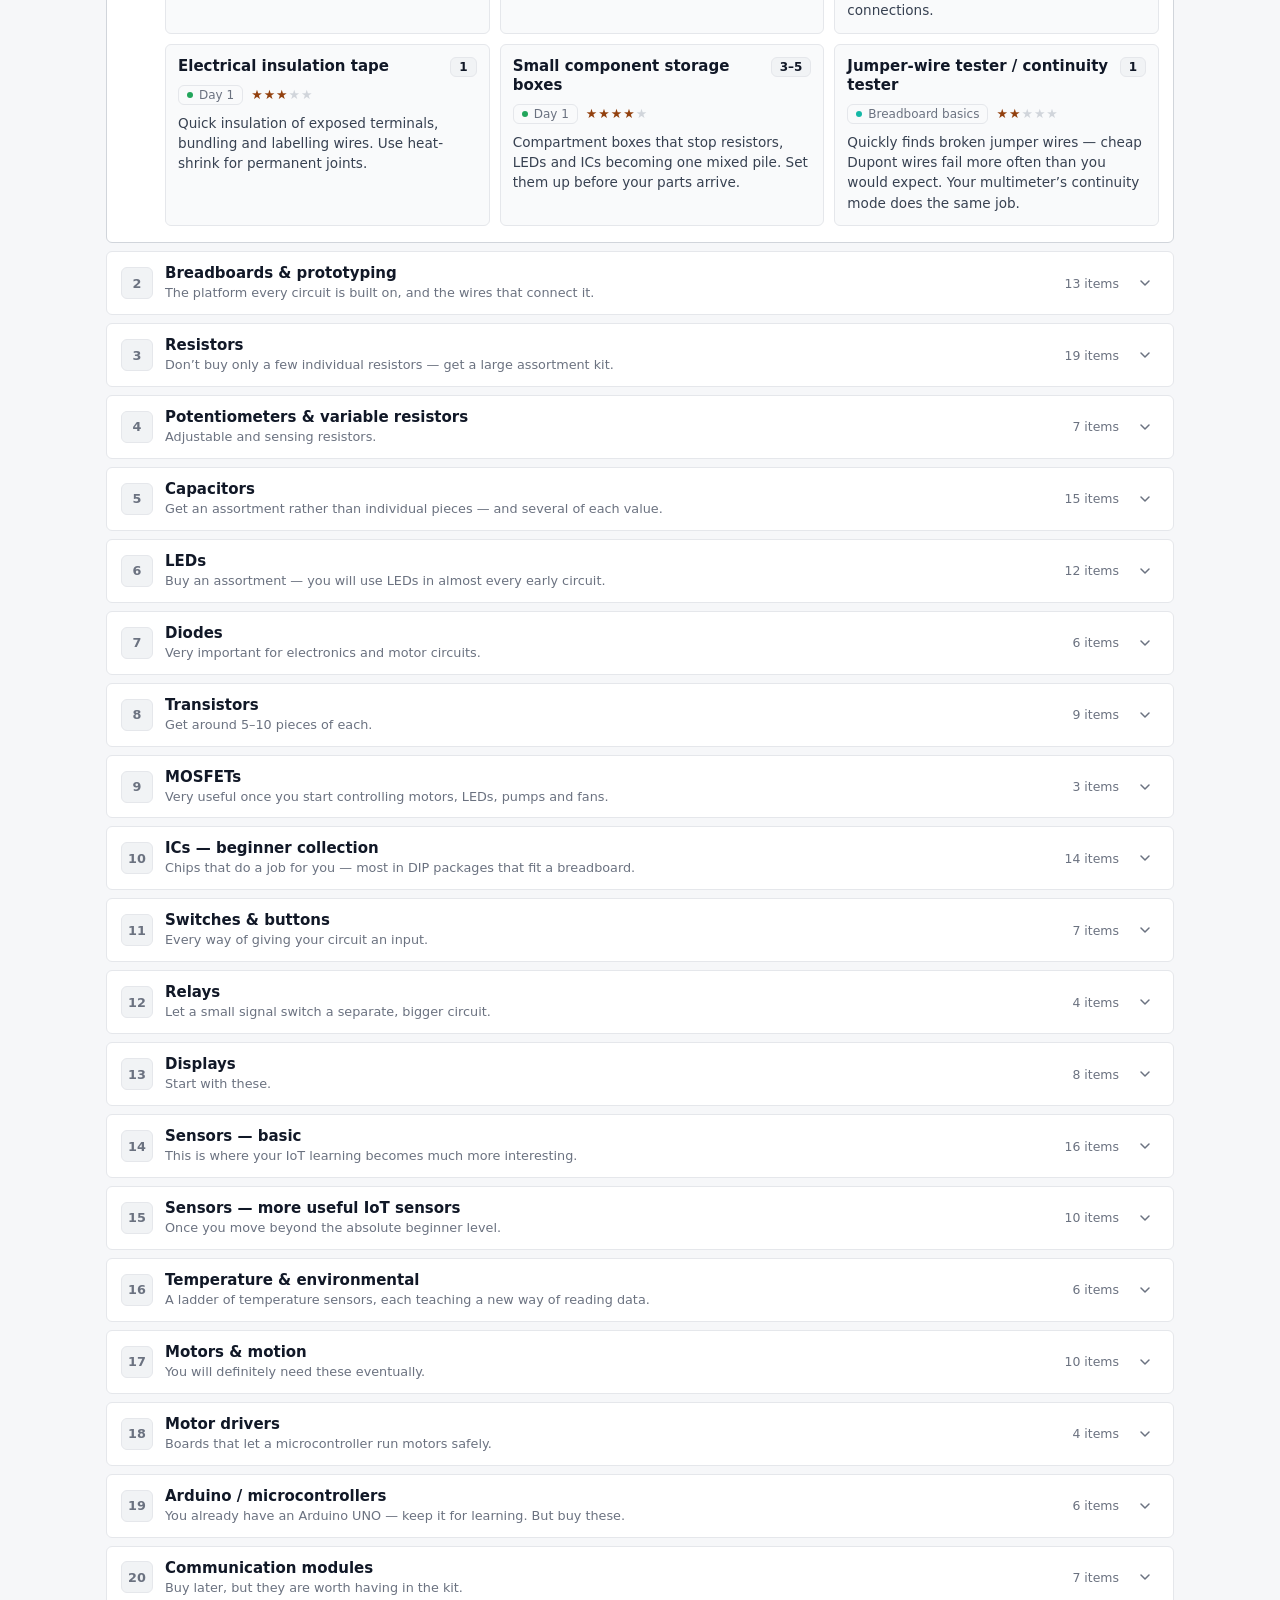
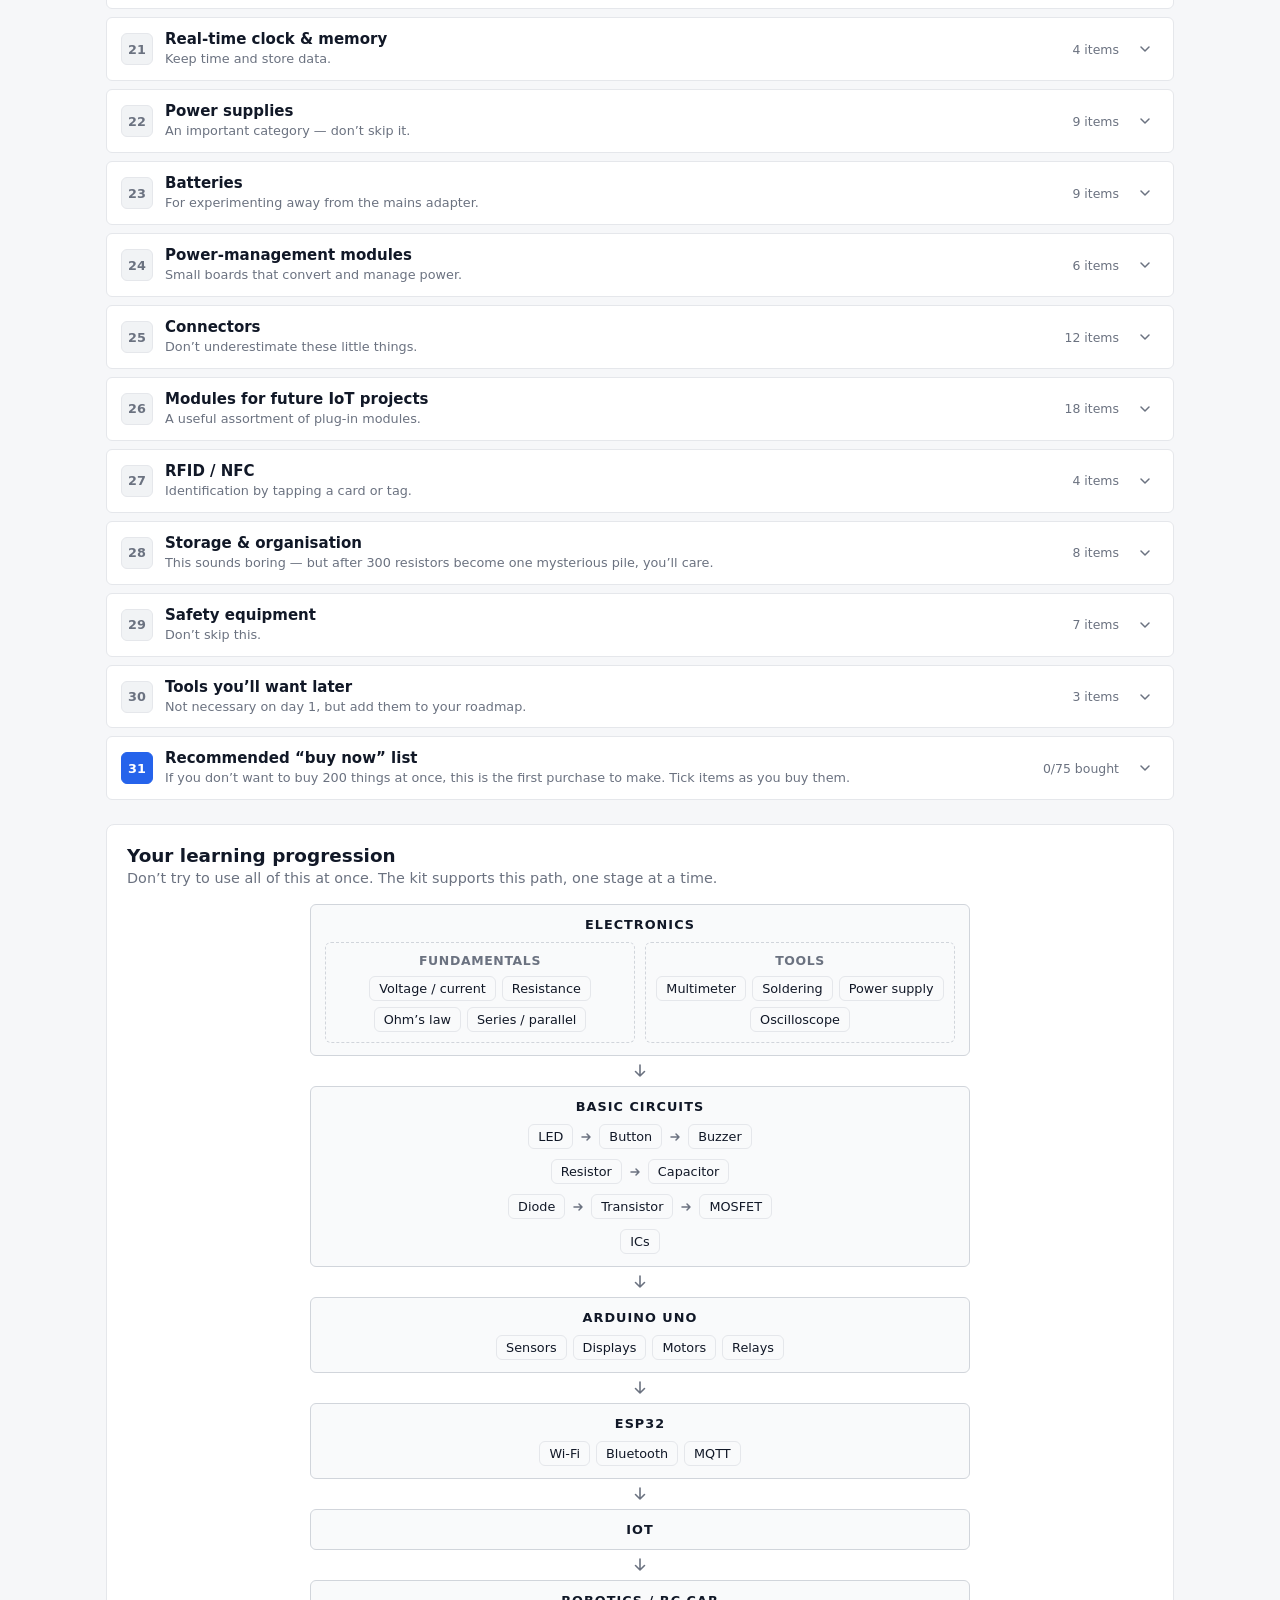
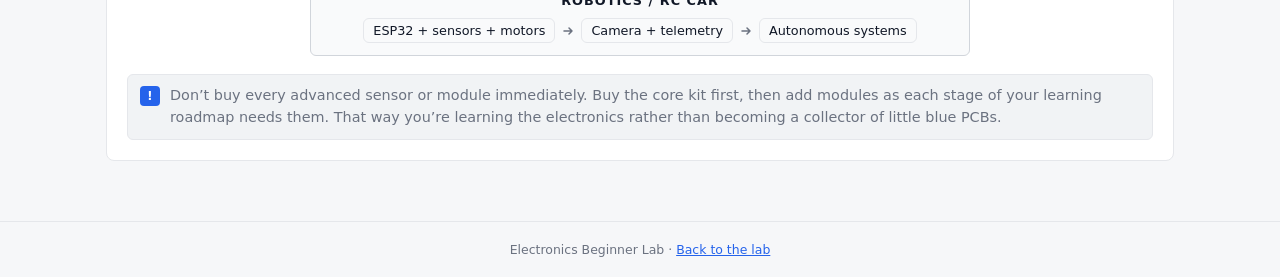
<file: kit.html>
<!DOCTYPE html>
<html lang="en">
<head>
<meta charset="UTF-8">
<meta name="viewport" content="width=device-width, initial-scale=1, viewport-fit=cover">
<title>Starter Electronics Kit</title>
<meta name="description" content="The complete starter electronics and IoT kit buy list: every part explained — what it is, where you use it and when you need it.">
<link rel="icon" href="img/logo.svg" type="image/svg+xml">
<script>
  // Apply the saved theme before first paint to avoid a flash.
  try{ const t = localStorage.getItem('lab-theme'); if(t) document.documentElement.dataset.theme = t; }catch(e){}
</script>
<link rel="stylesheet" href="css/styles.css">
<link rel="stylesheet" href="css/kit.css">
<script src="js/kit.js" defer></script>
<script src="js/kit-view.js" defer></script>
</head>
<body class="kitpage">

<header>
  <div class="htop">
    <a class="brand" href="index.html">
      <div class="brand-badge" aria-hidden="true">
        <img src="img/logo.svg" alt="" class="brand-logo" width="34" height="34">
      </div>
      <div><h1>Starter Electronics Kit</h1><p>Complete buy list · Electronics Beginner Lab</p></div>
    </a>
    <a class="btn" href="index.html"><svg width="14" height="14" viewBox="0 0 14 14" aria-hidden="true"><path d="M11 7H3M6 4 3 7l3 3" fill="none" stroke="currentColor" stroke-width="1.5" stroke-linecap="round" stroke-linejoin="round"/></svg>Back<span class="k-long">to the lab</span></a>
    <button type="button" class="btn icon" id="themebtn" aria-label="Toggle light/dark theme" title="Toggle theme"><svg width="16" height="16" viewBox="0 0 16 16" aria-hidden="true"><circle cx="8" cy="8" r="6.25" fill="none" stroke="currentColor" stroke-width="1.5"/><path d="M8 1.75a6.25 6.25 0 0 1 0 12.5z" fill="currentColor"/></svg></button>
  </div>
</header>

<main>
  <section class="hero k-hero">
    <p class="k-eyebrow">Complete buy list</p>
    <h2>Everything for your electronics &amp; IoT lab</h2>
    <p>A kit that carries you from breadboard circuits → measurements → sensors → Arduino → ESP32 → communication → motors → IoT projects, without repeatedly buying missing small parts. Every part below says what it is, where you use it, and when in your learning you will need it.</p>
    <div class="k-stats" id="k-stats"></div>

    <div class="k-start">
      <div>
        <b>Don’t want to buy 200 things at once?</b>
        <span>Start with the recommended buy-now list — the actual first purchase.</span>
      </div>
      <div class="k-startside">
        <div class="progress-row">
          <div class="bar" role="progressbar" aria-label="Buy-now list progress" aria-valuemin="0" aria-valuemax="100" aria-valuenow="0"><i id="k-buybar"></i></div>
          <span id="k-buytxt" class="progtxt"></span>
        </div>
        <button type="button" class="btn primary" id="k-startbtn">Open the buy-now list</button>
      </div>
    </div>

    <div class="search">
      <svg class="search-ic" width="16" height="16" viewBox="0 0 16 16" aria-hidden="true"><circle cx="7" cy="7" r="4.75" fill="none" stroke="currentColor" stroke-width="1.5"/><path d="M10.5 10.5 14 14" stroke="currentColor" stroke-width="1.5" stroke-linecap="round"/></svg>
      <input id="k-search" type="search" placeholder="Search parts: MOSFET, 10k, battery, I2C…" autocomplete="off" spellcheck="false" aria-label="Search parts" aria-describedby="k-status">
      <kbd class="search-key" aria-hidden="true">/</kbd>
      <button type="button" id="k-clear" class="search-clear" aria-label="Clear search" hidden><svg width="14" height="14" viewBox="0 0 14 14" aria-hidden="true"><path d="M3.5 3.5l7 7M10.5 3.5l-7 7" stroke="currentColor" stroke-width="1.5" stroke-linecap="round"/></svg></button>
    </div>
    <p id="k-status" class="searchstatus" aria-live="polite"></p>

    <div class="k-filterhead">
      <span class="flowlabel">When you need it</span>
      <div class="k-actions">
        <button type="button" class="btn" id="k-print"><svg width="14" height="14" viewBox="0 0 14 14" aria-hidden="true"><path d="M3.5 5V1.5h7V5M3.5 10.5h-2v-5h11v5h-2M3.5 8.5h7v4h-7z" fill="none" stroke="currentColor" stroke-width="1.3" stroke-linejoin="round"/></svg>Print</button>
        <button type="button" class="btn" id="k-toggle">Expand all</button>
      </div>
    </div>
    <div class="seg k-when" id="k-when" role="group" aria-label="Filter by when you need it"></div>
  </section>

  <nav class="k-toc" id="k-toc" aria-label="Sections"></nav>

  <div id="k-list"></div>

  <section class="k-pathsec" id="k-pathsec">
    <h2>Your learning progression</h2>
    <p>Don’t try to use all of this at once. The kit supports this path, one stage at a time.</p>
    <div class="k-path" id="k-path"></div>
    <p class="k-note key k-closing"><b aria-hidden="true">!</b><span id="k-closing"></span></p>
  </section>
</main>

<footer>Electronics Beginner Lab · <a href="index.html">Back to the lab</a></footer>

</body>
</html>
</file>
<file: css/styles.css>
:root{
  --bg:#0f1115; --panel:#171a21; --surface:#1c2029; --inset:#12151b;
  --line:#262b36; --line2:#2b303c; --line3:#353b48;
  --ink:#e8eaef; --sub:#9aa3b2; --body:#c3c9d4;
  --primary:#3b82f6; --primary-hover:#2563eb;
  --danger:#f87171; --danger-bg:rgba(248,113,113,.1); --danger-line:rgba(248,113,113,.35);
  --brown:#8a5a3c; --red:#e5484d; --orange:#f3872f; --yellow:#f4c11e;
  --green:#22a55b; --blue:#3d8bfd; --violet:#8b5cf6; --gray:#8f96a3; --white:#f5f5f5;
  --gold:#e0b84a;
  --shadow-sm:0 1px 2px rgba(0,0,0,.4);
  --seg-on:#2c323e;
  --radius:6px;   /* rounded-md: buttons, inputs, tags, items */
  --r:8px;        /* cards and panels */
  color-scheme:dark;
  --hero-bg-img:url('../img/hero-bg-dark.jpg');
  --hero-overlay:linear-gradient(135deg, rgba(23, 26, 33, 0.88) 0%, rgba(23, 26, 33, 0.72) 100%);
  --hero-border:rgba(255, 255, 255, 0.08);
  --hero-shadow:0 6px 24px -2px rgba(0,0,0,.4);
}
@media (prefers-color-scheme: light){
  :root:not([data-theme="dark"]){
    --bg:#f6f7f9; --panel:#ffffff; --surface:#f9fafb; --inset:#f1f3f5;
    --line:#e5e7eb; --line2:#e5e7eb; --line3:#d1d5db;
    --ink:#111827; --sub:#6b7280; --body:#374151;
    --primary:#2563eb; --primary-hover:#1d4ed8;
    --danger:#dc2626; --danger-bg:#fef2f2; --danger-line:#fecaca;
    --gold:#92400e;
    --shadow-sm:0 1px 2px rgba(16,24,40,.08);
    --seg-on:#ffffff;
    color-scheme:light;
    --hero-bg-img:url('../img/hero-bg-light.jpg');
    --hero-overlay:linear-gradient(135deg, rgba(255, 255, 255, 0.86) 0%, rgba(255, 255, 255, 0.70) 100%);
    --hero-border:rgba(59, 130, 246, 0.16);
    --hero-shadow:0 8px 30px -4px rgba(37, 99, 235, 0.08), 0 2px 6px -1px rgba(0, 0, 0, 0.04);
  }
}
:root[data-theme="light"]{
  --bg:#f6f7f9; --panel:#ffffff; --surface:#f9fafb; --inset:#f1f3f5;
  --line:#e5e7eb; --line2:#e5e7eb; --line3:#d1d5db;
  --ink:#111827; --sub:#6b7280; --body:#374151;
  --primary:#2563eb; --primary-hover:#1d4ed8;
  --danger:#dc2626; --danger-bg:#fef2f2; --danger-line:#fecaca;
  --gold:#92400e;
  --shadow-sm:0 1px 2px rgba(16,24,40,.08);
  --seg-on:#ffffff;
  color-scheme:light;
  --hero-bg-img:url('../img/hero-bg-light.jpg');
  --hero-overlay:linear-gradient(135deg, rgba(255, 255, 255, 0.86) 0%, rgba(255, 255, 255, 0.70) 100%);
  --hero-border:rgba(59, 130, 246, 0.16);
  --hero-shadow:0 8px 30px -4px rgba(37, 99, 235, 0.08), 0 2px 6px -1px rgba(0, 0, 0, 0.04);
}
:root[data-theme="dark"]{
  --hero-bg-img:url('../img/hero-bg-dark.jpg');
  --hero-overlay:linear-gradient(135deg, rgba(23, 26, 33, 0.88) 0%, rgba(23, 26, 33, 0.72) 100%);
  --hero-border:rgba(255, 255, 255, 0.08);
  --hero-shadow:0 6px 24px -2px rgba(0,0,0,.4);
}

*{box-sizing:border-box}
[hidden]{display:none !important}
body{
  margin:0; background:var(--bg); color:var(--ink);
  font-family:'Segoe UI',system-ui,-apple-system,sans-serif;
  min-height:100vh;
}
::selection{background:var(--primary);color:#fff}
button{font-family:inherit}
button:disabled{opacity:.45;cursor:not-allowed}
:focus-visible{outline:2px solid var(--primary);outline-offset:2px}

header{
  position:sticky; top:0; z-index:20;
  padding:calc(12px + env(safe-area-inset-top,0px)) max(18px,env(safe-area-inset-right,0px)) 12px max(18px,env(safe-area-inset-left,0px));
  background:var(--panel);
  border-bottom:1px solid var(--line);
}
.htop{display:flex;align-items:center;justify-content:space-between;gap:12px;flex-wrap:wrap;max-width:1100px;margin:0 auto}
.brand{display:flex;align-items:center;gap:12px}
.brand-badge{
  width:36px;height:36px;border-radius:9px;
  display:flex;align-items:center;justify-content:center;
  overflow:hidden;flex-shrink:0;
  box-shadow:0 2px 8px rgba(37,99,235,0.25);
  background:#0f141f;
  transition:transform .2s cubic-bezier(0.34, 1.56, 0.64, 1),box-shadow .2s ease;
}
.brand-logo{width:100%;height:100%;display:block;object-fit:contain}
.brand:hover .brand-badge{transform:scale(1.06);box-shadow:0 4px 14px rgba(37,99,235,0.4)}
.chip{width:32px;height:32px;border-radius:var(--radius);background:var(--primary);display:flex;align-items:center;justify-content:center;font-size:16px}
.brand h1{font-size:1.05rem;margin:0;font-weight:650;letter-spacing:-0.01em}
.brand p{margin:0;font-size:.78rem;color:var(--sub)}
.hright{display:contents}
.brand{flex:1;min-width:0}
#themebtn{order:2}
/* Tab bar: its own full-width row; scrolls sideways when the tabs don't fit. */
nav.seg{order:3;flex:1 1 100%;overflow-x:auto;scrollbar-width:none;-webkit-overflow-scrolling:touch}
nav.seg::-webkit-scrollbar{display:none}
nav.seg button{flex:1 0 auto;justify-content:center;white-space:nowrap}

/* ---- Buttons (rounded-md) ---- */
.btn{
  display:inline-flex;align-items:center;justify-content:center;gap:6px;
  height:34px;padding:0 12px;border-radius:var(--radius);
  border:1px solid var(--line3);background:var(--panel);color:var(--ink);
  font-size:.8125rem;font-weight:500;cursor:pointer;box-shadow:var(--shadow-sm);
  transition:background .15s,border-color .15s,color .15s;
}
.btn:hover{background:var(--surface)}
.btn.icon{width:34px;padding:0;color:var(--sub)}
.btn.icon:hover{color:var(--ink)}
.btn.danger{color:var(--danger)}
.btn.danger:hover{background:var(--danger-bg);border-color:var(--danger-line)}
.btn.primary{background:var(--primary);border-color:var(--primary);color:#fff}
.btn.primary:hover{background:var(--primary-hover);border-color:var(--primary-hover)}

/* Segmented control: nav tabs and phase filters */
.seg{display:inline-flex;gap:2px;padding:3px;background:var(--inset);border:1px solid var(--line);border-radius:var(--radius)}
.seg button{
  display:inline-flex;align-items:center;gap:7px;
  height:28px;padding:0 12px;border:none;border-radius:4px;
  background:transparent;color:var(--sub);font-size:.8125rem;font-weight:500;cursor:pointer;
  transition:background .15s,color .15s;
}
.seg button:hover{color:var(--ink)}
.seg button.on,.seg button.active{background:var(--seg-on);color:var(--ink);box-shadow:var(--shadow-sm)}
nav.seg button{gap:0}
.dot{width:7px;height:7px;border-radius:50%;flex-shrink:0}
.dot.now{background:var(--green)}
.dot.later{background:var(--violet)}
.dot.lv-b{background:var(--green)}
.dot.lv-i{background:var(--primary)}
.dot.lv-a{background:var(--violet)}
.btn[aria-pressed="true"]{background:var(--inset);border-color:var(--primary);color:var(--primary)}

main{max-width:1100px;margin:0 auto;padding:20px 16px 60px}
.view{display:none}
.view.active{display:block}

/* ---- Hero / progress ---- */
.hero{
  position:relative;
  border-radius:12px; padding:24px 22px; margin-bottom:20px;
  background-color:var(--panel);
  background-image:var(--hero-overlay), var(--hero-bg-img);
  background-size:cover;
  background-position:center;
  background-repeat:no-repeat;
  border:1px solid var(--hero-border, var(--line));
  box-shadow:var(--hero-shadow);
  transition:border-color .2s, box-shadow .2s;
  /* No overflow:hidden here — it would clip the Print dropdown menu. */
}
.hero::before{
  content:"";
  position:absolute;
  top:0; left:0; right:0; height:3px;
  border-radius:12px 12px 0 0;
  background:linear-gradient(90deg, var(--primary) 0%, #00d2ff 50%, var(--primary) 100%);
  opacity:0.9;
}
.hero h2{position:relative;margin:0 0 6px;font-size:1.25rem;font-weight:700;color:var(--ink);letter-spacing:-0.01em}
.hero p{position:relative;margin:0;color:var(--sub);font-size:.9rem;line-height:1.5;max-width:70ch}
.progress-row{position:relative;display:flex;align-items:center;gap:12px;margin-top:16px}
.bar{flex:1;height:6px;border-radius:var(--radius);background:var(--inset);overflow:hidden}
.bar>i{display:block;height:100%;width:0%;background:var(--green);border-radius:var(--radius);transition:width .3s}
#progtxt,.progtxt{font-size:.8rem;color:var(--sub);white-space:nowrap;font-variant-numeric:tabular-nums}
.filterrow{position:relative;display:flex;align-items:center;gap:8px;margin-top:16px;flex-wrap:wrap}
.filterrow .spacer{flex:1}

/* ---- Search ---- */
.search{position:relative;margin-top:16px}
.search input{
  width:100%;height:38px;padding:0 64px 0 36px;border-radius:var(--radius);
  border:1px solid var(--line3);background:var(--panel);color:var(--ink);
  font:inherit;font-size:.875rem;box-shadow:var(--shadow-sm);
}
.search input::placeholder{color:var(--sub)}
.search input:focus{outline:none;border-color:var(--primary);box-shadow:0 0 0 3px color-mix(in srgb,var(--primary) 22%,transparent)}
.search input::-webkit-search-cancel-button{display:none}
.search-ic{position:absolute;left:12px;top:11px;color:var(--sub);pointer-events:none}
.search-key{
  position:absolute;right:10px;top:9px;min-width:20px;height:20px;padding:0 5px;border-radius:4px;
  border:1px solid var(--line3);background:var(--inset);color:var(--sub);
  font-size:.72rem;font-weight:500;line-height:18px;text-align:center;pointer-events:none;
}
.search input:focus ~ .search-key,.search input:not(:placeholder-shown) ~ .search-key{display:none}
.search-clear{
  position:absolute;right:5px;top:5px;width:28px;height:28px;border:none;border-radius:4px;
  display:flex;align-items:center;justify-content:center;background:transparent;color:var(--sub);cursor:pointer;
}
.search-clear:hover{background:var(--inset);color:var(--ink)}
.searchstatus{margin:8px 0 0 !important;font-size:.8rem !important;color:var(--sub)}
.searchstatus:empty{display:none}
mark{background:color-mix(in srgb,var(--yellow) 38%,transparent);color:inherit;border-radius:2px;padding:0 1px}
.empty{
  text-align:center;padding:32px 16px;border:1px dashed var(--line3);border-radius:var(--radius);
  color:var(--sub);font-size:.9rem;margin:0 0 8px;
}
.empty p{margin:0 0 12px}
.empty b{color:var(--ink);font-weight:600}

/* ---- Category accordion ---- */
.cat{
  border-radius:var(--radius); margin-bottom:8px; background:var(--panel);
  border:1px solid var(--line); overflow:hidden; transition:border-color .15s;
}
.cat:hover,.cat.open{border-color:var(--line3)}
.cat.hidden{display:none}
.cathead{
  display:grid; grid-template-columns:auto minmax(0,1fr) auto auto;
  grid-template-areas:"ic text meta chev"; align-items:center; column-gap:12px;
  width:100%; padding:12px 14px; cursor:pointer;
  background:none; border:none; color:inherit; font:inherit; text-align:left;
}
.cathead:focus-visible{outline-offset:-2px;border-radius:var(--radius)}
.cathead .ic{
  grid-area:ic; width:32px;height:32px;border-radius:var(--radius);
  display:flex;align-items:center;justify-content:center;
  background:var(--inset);border:1px solid var(--line);
  font-size:.8rem;font-weight:600;color:var(--sub);
}
.cathead .text{grid-area:text;min-width:0}
.cathead .title{display:block;font-size:.9375rem;font-weight:600}
.cathead .note{display:block;margin:2px 0 0;font-size:.8rem;color:var(--sub);line-height:1.4}
.cathead .meta{grid-area:meta;display:flex;align-items:center;gap:10px}
.cathead .chev{grid-area:chev}
.cathead .count{font-size:.78rem;color:var(--sub);font-variant-numeric:tabular-nums}
.cathead .count.full{color:var(--green);font-weight:600}
.tag{
  display:inline-flex;align-items:center;gap:6px;
  font-size:.75rem; font-weight:500; padding:2px 8px; border-radius:var(--radius);
  background:transparent; color:var(--sub); border:1px solid var(--line); white-space:nowrap;
}
.tag::before{content:"";width:6px;height:6px;border-radius:50%;background:var(--sub)}
.tag.now::before{background:var(--green)}
.tag.later::before{background:var(--violet)}
.chev{
  width:28px;height:28px;display:flex;align-items:center;justify-content:center;
  border-radius:var(--radius);color:var(--sub);transition:transform .2s,background .15s,color .15s;
}
.cathead:hover .chev{background:var(--inset);color:var(--ink)}
.cat.open .chev,.searching .chev{transform:rotate(180deg)}
/* grid-rows collapse: animates to any height; visibility keeps closed items out of tab order */
.catbody{display:grid;grid-template-rows:0fr;visibility:hidden;transition:grid-template-rows .25s ease,visibility 0s .25s}
.cat.open .catbody{grid-template-rows:1fr;visibility:visible;transition:grid-template-rows .25s ease}
.catbody>div{overflow:hidden;min-height:0}
.searching .catbody{grid-template-rows:1fr;visibility:visible;transition:none}
.item.nomatch{display:none}
.items{padding:2px 14px 14px 58px;display:grid;grid-template-columns:repeat(auto-fill,minmax(min(260px,100%),1fr));gap:8px}
.item{
  display:flex; align-items:center; gap:9px; background:var(--surface);
  border:1px solid var(--line); border-radius:var(--radius); padding:8px 11px; font-size:.86rem; min-height:40px;
}
.item input{accent-color:var(--primary);width:16px;height:16px;flex-shrink:0;cursor:pointer;margin:0}
.item label{cursor:pointer;flex:1;white-space:nowrap;overflow:hidden;text-overflow:ellipsis;display:flex;align-items:baseline;gap:6px}
.item .nm{overflow:hidden;text-overflow:ellipsis;white-space:nowrap}
.item .qty{color:var(--sub);font-weight:500;flex-shrink:0;white-space:nowrap}
.item.checked{opacity:.55}
.item.checked label{text-decoration:line-through}

/* ---- Exercises ---- */
.stage{margin-bottom:22px}
.stage.hidden{display:none}
.stagehead{display:flex;align-items:baseline;justify-content:space-between;gap:12px;margin:0 2px 10px}
.stagehead h3{margin:0;font-size:1rem;font-weight:600;display:flex;align-items:baseline;gap:10px;flex-wrap:wrap}
.stagenum{font-size:.72rem;font-weight:600;letter-spacing:.05em;text-transform:uppercase;color:var(--sub)}
.stagecount{font-size:.78rem;color:var(--sub);white-space:nowrap;font-variant-numeric:tabular-nums}
.stagecount.full{color:var(--green);font-weight:600}
.cat.ex .ic{font-variant-numeric:tabular-nums}
.cat.done .ic{background:var(--green);border-color:var(--green);color:#fff}
.tag.done{color:var(--green);border-color:color-mix(in srgb,var(--green) 40%,transparent)}
.tag.done::before{background:var(--green)}
.exbody{display:grid;grid-template-columns:minmax(0,1fr) 320px;gap:18px 24px;padding:4px 14px 14px 58px}
.exbody.single{grid-template-columns:minmax(0,1fr)}
.exmain{min-width:0}
.exmain > .chiprow{margin-bottom:14px}
.exsec{margin-bottom:14px}
.exsec h5{margin:0 0 6px;font-size:.7rem;font-weight:600;letter-spacing:.06em;text-transform:uppercase;color:var(--sub)}
.exsec p{margin:0;font-size:.875rem;line-height:1.55;color:var(--body)}
.parts{list-style:none;margin:0;padding:0;display:flex;flex-wrap:wrap;gap:6px}
.parts li{font-size:.78rem;padding:3px 8px;border-radius:var(--radius);border:1px solid var(--line);background:var(--surface);color:var(--body)}
.steps{margin:0;padding-left:20px;font-size:.875rem;line-height:1.55;color:var(--body)}
.steps li{margin-bottom:5px;padding-left:2px}
.steps li::marker{color:var(--sub);font-weight:600}
.callout{background:var(--inset);border:1px solid var(--line);border-radius:var(--radius);padding:10px 12px}
.callout p{color:var(--ink)}
.exfoot{grid-column:1/-1;display:flex;justify-content:flex-end;padding-top:12px;border-top:1px solid var(--line)}

/* ---- Pinout diagrams ---- */
.pinouts{border:1px solid var(--line);border-radius:var(--radius);background:var(--surface);padding:10px 12px 12px}
.lcard .pinouts{margin-top:12px}
.pinhead{display:flex;align-items:center;justify-content:space-between;gap:8px;flex-wrap:wrap;margin-bottom:8px}
.pinlabel{font-size:.7rem;font-weight:600;letter-spacing:.06em;text-transform:uppercase;color:var(--sub)}
.pinname{font-size:.78rem;font-weight:600}
.seg.sm{flex-wrap:wrap;padding:2px}
.seg.sm button{height:24px;padding:0 8px;font-size:.74rem}
.pinfig{margin:0}
.pinfig svg{display:block;width:100%;height:auto;margin:0 auto;font-family:inherit;overflow:visible}
.pinfig figcaption{margin-top:8px;font-size:.76rem;line-height:1.45;color:var(--sub)}
.pd-body{fill:var(--panel);stroke:var(--line3);stroke-width:1.5}
.pd-tab{fill:var(--inset);stroke:var(--line3);stroke-width:1.5}
.pd-bghole{fill:var(--surface);stroke:var(--line3);stroke-width:1.5}
.pd-notch{fill:var(--surface);stroke:var(--line3);stroke-width:1.5}
.pd-pin{fill:var(--sub)}
.pd-leg{stroke:var(--sub);stroke-width:2.5;stroke-linecap:round}
.pd-wire{stroke:var(--ink);stroke-width:1.8}
.pd-sym{fill:var(--ink)}
.pd-band{fill:var(--ink);opacity:.8}
.pd-stripe{fill:var(--sub);opacity:.55}
.pd-inv{fill:var(--panel);font-size:13px;font-weight:700}
.pd-act{fill:var(--inset);stroke:var(--line3);stroke-width:1.5}
.pd-mark{stroke:var(--ink);stroke-width:2.5;stroke-linecap:round}
.pd-link{stroke:var(--primary);stroke-width:2;stroke-dasharray:4 3}
.pd-hole{fill:var(--line3)}
.pd-hl{fill:color-mix(in srgb,var(--primary) 16%,transparent);stroke:var(--primary);stroke-width:1.2}
.pd-railp{fill:color-mix(in srgb,var(--red) 14%,transparent)}
.pd-railn{fill:color-mix(in srgb,var(--blue) 14%,transparent)}
.pd-seg{fill:var(--line3)}
.pd-t{fill:var(--ink);font-size:11px;font-weight:600}
.pd-big{font-size:13px}
.pd-s{fill:var(--sub);font-size:9.5px}
.pd-name{fill:var(--sub);font-size:11px;font-weight:600;letter-spacing:.04em}
.pd-vcc{fill:var(--danger)}
.pd-gnd{fill:var(--primary)}

/* ---- Sensors ---- */
.flows{display:flex;flex-direction:column;gap:10px;margin-top:16px}
.flowblock{display:flex;flex-direction:column;gap:6px}
.flowlabel,.chiplabel{font-size:.7rem;font-weight:600;letter-spacing:.06em;text-transform:uppercase;color:var(--sub)}
.flow{display:flex;flex-wrap:wrap;align-items:center;gap:6px}
.flowstep{font-size:.8rem;padding:4px 9px;border-radius:var(--radius);border:1px solid var(--line);background:var(--surface);color:var(--ink);white-space:nowrap}
.flow-arrow{color:var(--sub);flex-shrink:0}
.sbody{padding:2px 14px 16px 58px;display:flex;flex-direction:column;gap:14px}
.snote{margin:0;font-size:.85rem;line-height:1.5}
.chiprow{display:flex;flex-wrap:wrap;align-items:center;gap:6px}
.chiprow .chiplabel{margin-right:4px}
.pill{font-size:.78rem;padding:3px 8px;border-radius:var(--radius);border:1px solid var(--line);background:var(--surface);color:var(--body);font-family:inherit}
.pill.link{cursor:pointer;color:var(--primary)}
.pill.link span{color:var(--sub)}
.pill.link:hover{border-color:var(--primary)}
.sgrid{display:grid;grid-template-columns:repeat(auto-fill,minmax(min(270px,100%),1fr));gap:10px}
.subhead{grid-column:1/-1;margin:6px 0 -2px;font-size:.8rem;font-weight:600;color:var(--ink)}
.subhead:first-child{margin-top:0}
.scard{
  display:flex;flex-direction:column;gap:8px;padding:12px;border-radius:var(--radius);
  border:1px solid var(--line);background:var(--surface);scroll-margin:90px;transition:box-shadow .3s,border-color .3s;
}
.scard.nomatch{display:none}
.scard.flash{border-color:var(--primary);box-shadow:0 0 0 3px color-mix(in srgb,var(--primary) 25%,transparent)}
.shead{display:flex;align-items:flex-start;justify-content:space-between;gap:10px}
.shead h4{margin:0;font-size:.9375rem;font-weight:600;line-height:1.3}
.have{display:inline-flex;align-items:center;gap:6px;font-size:.76rem;color:var(--sub);cursor:pointer;white-space:nowrap;flex-shrink:0}
.have input{width:15px;height:15px;margin:0;accent-color:var(--primary);cursor:pointer}
.have input:checked + span{color:var(--ink);font-weight:500}
.stags{display:flex;flex-wrap:wrap;gap:6px}
.tag.lv-b::before{background:var(--green)}
.tag.lv-i::before{background:var(--primary)}
.tag.lv-a::before{background:var(--violet)}
.tag.kit{color:var(--ink)}
.tag.kit::before{background:var(--yellow)}
.smeta{margin:0;display:grid;grid-template-columns:auto 1fr;gap:3px 10px;font-size:.8rem}
.smeta div{display:contents}
.smeta dt{color:var(--sub)}
.smeta dd{margin:0;color:var(--ink);font-weight:500}
.sdesc{margin:0;font-size:.84rem;line-height:1.5;color:var(--body)}
.suse{margin:0;font-size:.84rem;line-height:1.5;color:var(--body)}
.suse span{display:block;font-size:.7rem;font-weight:600;letter-spacing:.06em;text-transform:uppercase;color:var(--sub);margin-bottom:2px}
.stip{margin:0;font-size:.8rem;line-height:1.45;color:var(--ink);background:var(--inset);border-radius:var(--radius);padding:7px 10px;border-left:3px solid var(--yellow)}
.kitgrid{display:grid;grid-template-columns:repeat(auto-fill,minmax(min(210px,100%),1fr));gap:12px}
.kitcol{border:1px solid var(--line);border-radius:var(--radius);background:var(--surface);padding:10px 12px}
.kitcol h5{margin:0 0 6px;font-size:.7rem;font-weight:600;letter-spacing:.06em;text-transform:uppercase;color:var(--sub)}
.kititem{display:flex;align-items:center;justify-content:space-between;gap:8px;min-height:32px}
.kititem .have{font-size:.84rem;color:var(--body);white-space:normal;flex:1 1 auto;min-width:0;align-items:flex-start;padding:4px 0}
.kititem .have input{margin-top:2px}
.kitgo{width:28px;height:28px;flex-shrink:0;border:none;border-radius:4px;background:transparent;color:var(--sub);display:flex;align-items:center;justify-content:center;cursor:pointer}
.kitgo:hover{background:var(--inset);color:var(--primary)}

/* ---- Board diagrams ---- */
.pd-pad{fill:var(--panel);stroke:var(--sub);stroke-width:1.5}
.pd-hdr{fill:var(--sub)}
.pd-xs{fill:var(--sub);font-size:8.5px}
.pd-warn{fill:var(--gold)}
.pd-in{fill:var(--sub);font-style:italic}

/* ---- Shared bits for the guide views ---- */
.flash{border-color:var(--primary) !important;box-shadow:0 0 0 3px color-mix(in srgb,var(--primary) 25%,transparent)}
.cat{scroll-margin:90px}
.panel{background:var(--panel);border:1px solid var(--line);border-radius:var(--r);padding:16px 18px;margin-bottom:12px}
.panelhead{margin:0 0 12px;font-size:.9375rem;font-weight:600}
.callout h5{margin:0 0 4px;font-size:.8rem;font-weight:600;color:var(--ink)}
.callout.logicnote{margin-top:14px;border-left:3px solid var(--gold)}
.callout.logicnote p{margin:0;font-size:.84rem;line-height:1.5;color:var(--body);max-width:none}
.rules{margin:14px 0 0;padding:0;list-style:none;display:grid;gap:6px}
.rules li{position:relative;padding-left:22px;font-size:.84rem;line-height:1.45;color:var(--body)}
.rules li::before{content:"";position:absolute;left:4px;top:.45em;width:8px;height:8px;border-radius:2px;background:var(--gold)}

/* ---- Boards ---- */
.choices{display:grid;grid-template-columns:repeat(auto-fill,minmax(min(300px,100%),1fr));gap:8px}
.choice{
  display:flex;align-items:center;gap:8px;text-align:left;padding:10px 12px;border-radius:var(--radius);
  border:1px solid var(--line);background:var(--surface);color:var(--body);font:inherit;font-size:.84rem;cursor:pointer;
}
.choice span{flex:1}
.choice b{color:var(--ink);font-weight:600;white-space:nowrap}
.choice:hover{border-color:var(--primary)}
.tablewrap{overflow-x:auto;border:1px solid var(--line);border-radius:var(--radius)}
.compare{width:100%;border-collapse:collapse;font-size:.82rem;min-width:640px}
.compare th,.compare td{padding:9px 12px;text-align:left;border-bottom:1px solid var(--line);vertical-align:top}
.compare thead th{background:var(--inset);font-size:.7rem;font-weight:600;letter-spacing:.05em;text-transform:uppercase;color:var(--sub)}
.compare tbody tr:last-child th,.compare tbody tr:last-child td{border-bottom:none}
.compare td{color:var(--body)}
.tlink{border:none;background:none;padding:0;font:inherit;font-weight:600;color:var(--ink);cursor:pointer;text-align:left}
.tlink:hover{color:var(--primary);text-decoration:underline}
.logic{display:inline-block;font-size:.72rem;font-weight:600;padding:1px 7px;border-radius:var(--radius);border:1px solid var(--line);white-space:nowrap}
.logic.l5{color:var(--danger);border-color:var(--danger-line)}
.logic.l3{color:var(--primary);border-color:color-mix(in srgb,var(--primary) 40%,transparent)}
.bbody{display:grid;grid-template-columns:minmax(0,1fr) 420px;gap:18px 24px;padding:4px 14px 16px 58px}
.bbody.single,.bbody.wide{grid-template-columns:minmax(0,1fr)}
.bbody.wide .exside{max-width:640px}
.bmain{min-width:0;display:flex;flex-direction:column;gap:12px}
.bmain .exsec{margin:0}
.bhave{display:flex}
.bhave .have{font-size:.84rem;padding:6px 10px;border:1px solid var(--line);border-radius:var(--radius);background:var(--surface)}
.specs{margin:0;display:grid;grid-template-columns:repeat(auto-fill,minmax(min(220px,100%),1fr));gap:1px;background:var(--line);border:1px solid var(--line);border-radius:var(--radius);overflow:hidden}
.specs div{background:var(--surface);padding:8px 10px}
.specs dt{font-size:.7rem;font-weight:600;letter-spacing:.05em;text-transform:uppercase;color:var(--sub)}
.specs dd{margin:2px 0 0;font-size:.84rem;color:var(--ink)}
.pintable{width:100%;border-collapse:collapse;font-size:.82rem}
.pintable th,.pintable td{padding:7px 10px;border-bottom:1px solid var(--line);text-align:left;vertical-align:top}
.pintable th{font-weight:600;color:var(--ink);font-variant-numeric:tabular-nums;width:34%}
.pintable td{color:var(--body)}
.watch{margin:0;padding-left:18px;font-size:.84rem;line-height:1.5;color:var(--body)}
.watch li{margin-bottom:4px}
.watch li::marker{color:var(--gold)}
.watch.plain li::marker{color:var(--sub)}

/* ---- Projects ---- */
.tag.status:empty{display:none}
.tag.ready{color:var(--green);border-color:color-mix(in srgb,var(--green) 40%,transparent)}
.tag.ready::before,.tag.built::before{background:var(--green)}
.tag.built{color:var(--green)}
.tag.missing::before{background:var(--gold)}
.stages{margin:0;padding-left:22px;font-size:.875rem;line-height:1.55;color:var(--body)}
.stages li{margin-bottom:8px}
.stages li::marker{color:var(--sub);font-weight:600}
.stages b{display:block;color:var(--ink);font-weight:600}
.needs{border:1px solid var(--line);border-radius:var(--radius);background:var(--surface);padding:10px 12px 12px}
.needhead{display:flex;align-items:baseline;justify-content:space-between;gap:8px;margin-bottom:6px}
.needs h5{margin:0;font-size:.7rem;font-weight:600;letter-spacing:.06em;text-transform:uppercase;color:var(--sub)}
.needcount{font-size:.76rem;color:var(--sub);font-variant-numeric:tabular-nums}
.needlist{list-style:none;margin:0 0 12px;padding:0}
.need{display:flex;gap:10px;align-items:flex-start;padding:7px 0;border-bottom:1px solid var(--line)}
.need:last-child{border-bottom:none}
.nstat{width:18px;height:18px;flex-shrink:0;margin-top:1px;border-radius:50%;border:1.5px solid var(--line3);display:flex;align-items:center;justify-content:center}
.need.met .nstat{background:var(--green);border-color:var(--green);color:#fff}
.need:not(.met):not(.opt) .nstat{border-color:var(--gold)}
.nbody{display:flex;flex-wrap:wrap;align-items:baseline;gap:2px 6px;font-size:.84rem;min-width:0}
.nkind{flex-basis:100%;font-size:.68rem;font-weight:600;letter-spacing:.05em;text-transform:uppercase;color:var(--sub)}
.nlink{border:none;background:none;padding:0;font:inherit;color:var(--ink);cursor:pointer;text-align:left;text-decoration:underline;text-decoration-color:var(--line3);text-underline-offset:3px}
.nlink:hover{color:var(--primary);text-decoration-color:var(--primary)}
.or{font-size:.74rem;color:var(--sub)}
.otherhead{margin-bottom:6px !important}

/* ---- Print menu ---- */
.menu{position:relative}
.menu summary{list-style:none}
.menu summary::-webkit-details-marker{display:none}
.menulist{
  position:absolute;right:0;top:calc(100% + 6px);z-index:30;min-width:230px;padding:6px;
  background:var(--panel);border:1px solid var(--line3);border-radius:var(--radius);box-shadow:0 8px 24px rgba(0,0,0,.18);
}
.menulist button{display:block;width:100%;text-align:left;padding:8px 10px;border:none;border-radius:4px;background:none;color:var(--ink);font:inherit;font-size:.84rem;cursor:pointer}
.menulist button:hover{background:var(--inset)}
.menunote{margin:4px 10px !important;font-size:.72rem !important;color:var(--sub)}
.exfoot{gap:8px}
.printhead{display:none}

/* ---- Roadmap ---- */
.roadflow{margin-top:16px}
.roadnow{margin:0 !important;font-size:.84rem !important;color:var(--sub)}
.roadnow b{color:var(--ink);font-weight:600}
.roadlist{position:relative}
.roadlist::before{content:"";position:absolute;left:30px;top:24px;bottom:24px;width:2px;background:var(--line3)}
.cat.road{position:relative}
.cat.road.done .ic{background:var(--green);border-color:var(--green);color:#fff}
.tag.here{color:var(--primary);border-color:color-mix(in srgb,var(--primary) 40%,transparent)}
.tag.here::before{background:var(--primary)}
.tag.weeks::before{display:none}
.milestones{list-style:none;margin:0;padding:0;display:grid;gap:4px}
.milestones .have{font-size:.875rem;color:var(--body);white-space:normal;align-items:flex-start;padding:4px 0}
.milestones .have input{margin-top:3px}
.milestones .have input:checked + span{color:var(--sub);text-decoration:line-through;font-weight:400}
.exprog{margin:0;font-size:.84rem;color:var(--body)}
.golist{list-style:none;margin:0 0 12px;padding:0;display:grid;gap:6px;font-size:.84rem}
.buy{margin:0;font-size:.84rem;line-height:1.5;color:var(--body)}
.stage{scroll-margin-top:110px}

/* ---- Tools ---- */
.toolnav{margin-top:14px}
.toolgrid{display:grid;grid-template-columns:repeat(auto-fill,minmax(min(440px,100%),1fr));gap:12px;align-items:start}
.tool{background:var(--panel);border:1px solid var(--line);border-radius:var(--r);padding:16px;scroll-margin-top:110px;display:flex;flex-direction:column;gap:12px}
.tool h3{margin:0;font-size:1rem;font-weight:600}
.tdesc{margin:-6px 0 0;font-size:.84rem;color:var(--sub)}
.tool .seg{align-self:flex-start}
.tool .seg + .seg{margin-top:-4px}
.tfields{display:grid;grid-template-columns:repeat(auto-fill,minmax(min(180px,100%),1fr));gap:10px}
.tfields.one{grid-template-columns:1fr}
.field{display:flex;flex-direction:column;gap:4px;min-width:0}
.flabel{font-size:.74rem;font-weight:600;color:var(--sub)}
.finput{display:flex;align-items:center;border:1px solid var(--line3);border-radius:var(--radius);background:var(--panel);overflow:hidden}
.finput:focus-within{border-color:var(--primary);box-shadow:0 0 0 3px color-mix(in srgb,var(--primary) 22%,transparent)}
.finput input,.finput select{flex:1;min-width:0;height:36px;padding:0 10px;border:none;background:transparent;color:var(--ink);font:inherit;font-size:.9rem;outline:none}
.finput select{cursor:pointer}
.finput select option{background:var(--panel);color:var(--ink)}
.finput input[aria-invalid="true"]{color:var(--danger)}
.finput:has(input[aria-invalid="true"]){border-color:var(--danger)}
.funit{padding:0 10px;font-size:.8rem;color:var(--sub);background:var(--inset);align-self:stretch;display:flex;align-items:center;border-left:1px solid var(--line)}
.presets{display:flex;flex-wrap:wrap;align-items:center;gap:6px}
.tresult{border:1px solid var(--line);border-radius:var(--radius);background:var(--surface);padding:12px;display:flex;flex-direction:column;gap:6px}
.tmain{display:flex;align-items:baseline;justify-content:space-between;gap:12px;flex-wrap:wrap;padding-bottom:6px;border-bottom:1px solid var(--line)}
.tmain span{font-size:.8rem;color:var(--sub)}
.tmain b{font-size:1.35rem;font-weight:650;color:var(--ink);font-variant-numeric:tabular-nums}
.trow{display:flex;justify-content:space-between;gap:12px;font-size:.84rem}
.trow span{color:var(--sub)}
.trow b{font-weight:600;color:var(--ink);text-align:right;font-variant-numeric:tabular-nums}
.tmsg{margin:2px 0 0;font-size:.8rem;line-height:1.45;padding:6px 10px;border-radius:var(--radius);background:var(--inset);border-left:3px solid var(--line3);color:var(--body)}
.tmsg.ok{border-left-color:var(--green)}
.tmsg.warn{border-left-color:var(--gold)}
.tmsg.bad{border-left-color:var(--danger);color:var(--ink)}
.rz{display:block;width:100%;max-width:300px;margin:0 auto 4px}
.rz-lead{stroke:var(--sub);stroke-width:3}
.rz-body{fill:#e3cb9a;stroke:#b6975d;stroke-width:1.5}
.rz-band{stroke:rgba(0,0,0,.25);stroke-width:.8}

/* ---- Arduino lessons ---- */
.callout.setup{margin-top:14px}
.redo{margin:0 0 14px;font-size:.84rem;color:var(--sub)}
.code{border:1px solid #1f2633;border-radius:var(--radius);overflow:hidden;background:#0d1117}
.codehead{display:flex;align-items:center;justify-content:space-between;gap:8px;padding:6px 8px 6px 12px;background:#161b22;border-bottom:1px solid #1f2633}
.codehead span{font:500 .75rem/1 ui-monospace,SFMono-Regular,Consolas,monospace;color:#8b949e}
.copybtn{height:26px;padding:0 10px;border:1px solid #30363d;border-radius:4px;background:#21262d;color:#e6edf3;font:inherit;font-size:.75rem;cursor:pointer}
.copybtn:hover{background:#30363d}
.code pre{margin:0;padding:12px 14px;overflow-x:auto;font:.8rem/1.55 ui-monospace,SFMono-Regular,Consolas,'Liberation Mono',monospace;color:#e6edf3;tab-size:2}
.tk-c{color:#8b949e;font-style:italic}
.tk-s{color:#a5d6ff}
.tk-p{color:#ff7b72}
.tk-k{color:#ff7b72}
.tk-n{color:#79c0ff}
.tk-f{color:#d2a8ff}

/* ---- Floating "Starter kit" button (opens kit.html) ---- */
.kitfab{
  position:fixed;z-index:40;
  right:max(16px,env(safe-area-inset-right,0px));bottom:calc(16px + env(safe-area-inset-bottom,0px));
  display:inline-flex;align-items:center;gap:10px;height:48px;padding:0 16px 0 6px;
  border-radius:var(--radius);border:2px solid color-mix(in srgb,#fff 30%,var(--primary));
  background:var(--primary);color:#fff;font-size:.875rem;font-weight:650;text-decoration:none;box-shadow:none;
  transition:background .15s,transform .15s;
}
.kitfab:hover{background:var(--primary-hover)}
.kitfab:active{transform:translateY(1px)}
.kitfab:focus-visible{outline:3px solid var(--gold);outline-offset:3px}
.kitfab-ic{
  width:34px;height:34px;flex-shrink:0;border-radius:4px;
  display:flex;align-items:center;justify-content:center;background:#f4c11e;color:#1a1300;
}
/* A soft pulsing ring draws the eye without a shadow. */
.kitfab::after{
  content:"";position:absolute;inset:-6px;border-radius:10px;border:2px solid var(--primary);
  opacity:0;animation:kitpulse 2.6s ease-out infinite;pointer-events:none;
}
@keyframes kitpulse{
  0%{opacity:.7;transform:scale(.96)}
  70%,100%{opacity:0;transform:scale(1.12)}
}
/* Second button, stacked above: the 51-project curriculum. */
.kitfab.curfab{
  bottom:calc(16px + 48px + 12px + env(safe-area-inset-bottom,0px));
  background:var(--violet);border-color:color-mix(in srgb,#fff 30%,var(--violet));
}
.kitfab.curfab:hover{background:color-mix(in srgb,#000 12%,var(--violet))}
.kitfab.curfab .kitfab-ic{background:#fff;color:#5b21b6}
.kitfab.curfab::after{border-color:var(--violet);animation-delay:1.3s}
/* Third button, stacked on top: the guides page (Arduino Nano…). */
.kitfab.guidefab{
  bottom:calc(16px + 2 * (48px + 12px) + env(safe-area-inset-bottom,0px));
  background:#0d9488;border-color:color-mix(in srgb,#fff 30%,#0d9488);
}
.kitfab.guidefab:hover{background:#0f766e}
.kitfab.guidefab .kitfab-ic{background:#fff;color:#0f766e}
.kitfab.guidefab::after{border-color:#0d9488;animation-delay:.65s}
@media (max-width:480px){
  .kitfab.curfab{bottom:calc(16px + 52px + 12px + env(safe-area-inset-bottom,0px))}
  .kitfab.guidefab{bottom:calc(16px + 2 * (52px + 12px) + env(safe-area-inset-bottom,0px))}
}
@media (max-width:480px){
  .kitfab{height:52px;padding:0 7px}
  .kitfab-txt{position:absolute;width:1px;height:1px;overflow:hidden;clip:rect(0 0 0 0);white-space:nowrap}
}
@media (prefers-reduced-motion: reduce){ .kitfab::after{animation:none} }
@media print{ .kitfab{display:none !important} }

/* ---- Learning view ---- */
.learn-intro{margin-bottom:16px}
.learngrid{
  columns:300px;
  column-gap:16px;
}
.lcard{
  break-inside:avoid;
  margin-bottom:16px;
  border-radius:12px;
  background:var(--panel);
  border:1px solid var(--line);
  display:flex;
  flex-direction:column;
  overflow:hidden;
  transition:border-color .18s ease, box-shadow .18s ease, transform .18s ease;
  cursor:pointer;
  outline:none;
}
.lcard:hover, .lcard:focus-visible{
  border-color:var(--primary);
  box-shadow:0 8px 24px -4px rgba(37,99,235,.16);
  transform:translateY(-2px);
}
.lcard-img-wrap{
  width:100%; height:160px; background:var(--surface);
  border-bottom:1px solid var(--line);
  position:relative; overflow:hidden;
  display:flex; align-items:center; justify-content:center;
}
.lcard-img{
  width:100%; height:100%; object-fit:contain;
  padding:12px; box-sizing:border-box;
  transition:transform .25s ease;
}
.lcard:hover .lcard-img{
  transform:scale(1.06);
}
:root[data-theme="dark"] .lcard-img{
  filter:brightness(0.92) contrast(1.04);
}
.lcard-body{
  padding:16px; display:flex; flex-direction:column; gap:8px;
}
.lcard h4{margin:0;font-size:1rem;font-weight:650;color:var(--ink)}
.lcard .role{font-size:.78rem;color:var(--primary);margin:0;font-weight:600}
.lcard .lcard-desc{margin:0;font-size:.85rem;color:var(--body);line-height:1.5}

.lcard-details{
  display:flex;
  flex-direction:column;
  gap:6px;
  margin:4px 0 2px;
}
.lcard-detail{
  background:var(--inset);
  border:1px solid var(--line);
  border-radius:var(--radius);
  padding:7px 10px;
  display:flex;
  flex-direction:column;
  gap:3px;
  font-size:.78rem;
  line-height:1.45;
}
.lcard-detail.what{
  border-left:3px solid var(--primary);
}
.lcard-detail.why{
  border-left:3px solid var(--gold);
}
.lcard-detail-label{
  font-weight:700;
  font-size:.7rem;
  text-transform:uppercase;
  letter-spacing:.04em;
}
.lcard-detail.what .lcard-detail-label{ color:var(--primary); }
.lcard-detail.why .lcard-detail-label{ color:var(--gold); }
.lcard-detail-text{
  color:var(--ink);
  line-height:1.45;
}

.lcard .spec{
  font-size:.78rem; background:var(--inset); border-radius:var(--radius); padding:8px 10px; margin-top:2px; color:var(--sub); border:1px solid var(--line); line-height:1.45;
}
.lcard-pinout-wrap{
  margin-top:4px;
  background:var(--inset);
  border:1px solid var(--line);
  border-radius:var(--radius);
  overflow:hidden;
}
.lcard-pinout-toggle{
  padding:7px 10px;
  font-size:.76rem;
  font-weight:600;
  color:var(--sub);
  cursor:pointer;
  display:flex;
  align-items:center;
  gap:6px;
  user-select:none;
  list-style:none;
  transition:background .15s ease, color .15s ease;
}
.lcard-pinout-toggle::-webkit-details-marker{
  display:none;
}
.lcard-pinout-toggle:hover{
  color:var(--primary);
  background:var(--surface);
}
.lcard-pinout-wrap[open] .lcard-pinout-toggle{
  border-bottom:1px solid var(--line);
  color:var(--ink);
}
.lcard-pinout-wrap .pinouts{
  padding:10px;
  margin:0;
  background:transparent;
}
.lcard .pinouts{
  margin-top:6px;
}

/* ---- Component Images Gallery ---- */
.gallerygrid{
  display:grid;
  grid-template-columns:repeat(auto-fill, minmax(min(250px, 100%), 1fr));
  gap:16px;
  margin-bottom:24px;
}
.gcard{
  background:var(--panel);
  border:1px solid var(--line);
  border-radius:12px;
  overflow:hidden;
  display:flex;
  flex-direction:column;
  transition:border-color .18s ease, box-shadow .18s ease, transform .18s ease;
  cursor:pointer;
  outline:none;
}
.gcard:hover, .gcard:focus-visible{
  border-color:var(--primary);
  box-shadow:0 8px 24px -4px rgba(37,99,235,.18);
  transform:translateY(-3px);
}
.gcard-img-wrap{
  width:100%;
  height:180px;
  background:var(--surface);
  display:flex;
  align-items:center;
  justify-content:center;
  position:relative;
  overflow:hidden;
  border-bottom:1px solid var(--line);
}
.gcard-img{
  width:100%;
  height:100%;
  object-fit:contain;
  padding:12px;
  box-sizing:border-box;
  transition:transform .3s ease;
}
.gcard:hover .gcard-img{
  transform:scale(1.08);
}
:root[data-theme="dark"] .gcard-img{
  filter:brightness(0.92) contrast(1.04);
}
.gcard-zoom-badge{
  position:absolute;
  bottom:8px;
  right:8px;
  width:28px;
  height:28px;
  border-radius:50%;
  background:var(--panel);
  border:1px solid var(--line);
  color:var(--sub);
  display:flex;
  align-items:center;
  justify-content:center;
  opacity:0;
  transform:scale(0.85);
  transition:opacity .2s ease, transform .2s ease, color .2s ease;
  box-shadow:var(--shadow-sm);
}
.gcard:hover .gcard-zoom-badge{
  opacity:1;
  transform:scale(1);
  color:var(--primary);
}
.gcard-body{
  padding:14px;
  display:flex;
  flex-direction:column;
  flex:1;
}
.gcard-meta{
  margin-bottom:6px;
}
.gcard-title{
  margin:0 0 4px;
  font-size:.95rem;
  font-weight:650;
  color:var(--ink);
}
.gcard-role{
  margin:0 0 12px;
  font-size:.8rem;
  color:var(--sub);
  line-height:1.45;
  flex:1;
}
.gcard-footer{
  display:flex;
  align-items:center;
  justify-content:space-between;
  margin-top:auto;
  padding-top:10px;
  border-top:1px solid var(--line);
}
.gcard-view-btn{
  font-size:.76rem;
  font-weight:500;
  color:var(--primary);
}
.btn.sm{
  height:26px;
  padding:0 8px;
  font-size:.75rem;
}

/* ---- Lightbox Modal ---- */
.lightbox-modal{
  border:none;
  border-radius:18px;
  padding:0;
  background:transparent;
  max-width:min(720px, 94vw);
  width:100%;
  box-shadow:0 24px 60px rgba(0,0,0,.6);
}
.lightbox-modal::backdrop{
  background:rgba(0,0,0,.75);
  backdrop-filter:blur(6px);
}
.lightbox-content{
  background:var(--panel);
  border:1px solid var(--line2);
  border-radius:18px;
  overflow:hidden;
  display:flex;
  flex-direction:column;
  position:relative;
  max-height:90vh;
  overflow-y:auto;
}
.lightbox-close{
  position:absolute;
  top:12px;
  right:12px;
  width:34px;
  height:34px;
  border-radius:50%;
  border:1px solid var(--line);
  background:var(--panel);
  color:var(--ink);
  font-size:22px;
  line-height:1;
  cursor:pointer;
  z-index:10;
  display:flex;
  align-items:center;
  justify-content:center;
  transition:background .15s ease, color .15s ease, transform .15s ease;
  box-shadow:var(--shadow-sm);
}
.lightbox-close:hover{
  background:var(--surface);
  color:var(--primary);
  transform:scale(1.08);
}
.lightbox-img-box{
  width:100%;
  height:240px;
  background:var(--surface);
  display:flex;
  align-items:center;
  justify-content:center;
  border-bottom:1px solid var(--line);
  padding:18px;
  box-sizing:border-box;
}
.lightbox-img-box img{
  max-width:100%;
  max-height:100%;
  object-fit:contain;
}
:root[data-theme="dark"] .lightbox-img-box img{
  filter:brightness(0.94) contrast(1.04);
}
.lightbox-info{
  padding:22px 24px;
  display:flex;
  flex-direction:column;
  gap:16px;
}
.lightbox-header-section{
  display:flex;
  flex-direction:column;
  gap:6px;
}
.lightbox-header-section .lightbox-meta{
  display:flex;
  align-items:center;
}
.lightbox-header-section h3{
  margin:0;
  font-size:1.35rem;
  font-weight:700;
  color:var(--ink);
  letter-spacing:-.01em;
}
.lightbox-header-section .role{
  margin:0;
  font-size:.86rem;
  font-weight:550;
  color:var(--primary);
}
.lightbox-header-section p{
  margin:2px 0 0;
  font-size:.9rem;
  color:var(--body);
  line-height:1.55;
}

.lightbox-details-grid{
  display:flex;
  flex-direction:column;
  gap:10px;
}
.detail-block{
  background:var(--inset);
  border:1px solid var(--line);
  border-radius:var(--radius);
  padding:12px 14px;
  display:flex;
  flex-direction:column;
  gap:5px;
}
.detail-block.what-block{
  border-left:3.5px solid var(--primary);
}
.detail-block.why-block{
  border-left:3.5px solid var(--gold);
}
.detail-block.how-block{
  border-left:3.5px solid var(--green);
}
.detail-block.spec-block{
  border-left:3.5px solid #8b5cf6;
}
.detail-label{
  display:flex;
  align-items:center;
  gap:7px;
  font-size:.76rem;
  font-weight:700;
  text-transform:uppercase;
  letter-spacing:.04em;
  color:var(--sub);
}
.what-block .detail-label{ color:var(--primary); }
.why-block .detail-label{ color:var(--gold); }
.how-block .detail-label{ color:var(--green); }
.spec-block .detail-label{ color:#8b5cf6; }

.detail-text{
  margin:0;
  font-size:.88rem;
  line-height:1.55;
  color:var(--ink);
}
.lightbox-info .spec{
  font-size:.82rem;
  color:var(--body);
  line-height:1.5;
  margin:0;
}
.lightbox-pins-section{
  background:var(--inset);
  border:1px solid var(--line);
  border-radius:var(--radius);
  padding:12px 14px;
  display:flex;
  flex-direction:column;
  gap:10px;
}
.lightbox-pins-section .detail-label{
  color:var(--sub);
}
#lightbox-pins{
  overflow-x:auto;
}
.lightbox-actions{
  margin-top:4px;
  display:flex;
  justify-content:flex-end;
  border-top:1px solid var(--line);
  padding-top:14px;
}

footer{
  text-align:center;color:var(--sub);font-size:.78rem;border-top:1px solid var(--line);
  padding:20px 16px calc(20px + env(safe-area-inset-bottom,0px));
}

@media (max-width:900px){
  .exbody,.bbody{grid-template-columns:minmax(0,1fr)}
  .exside{max-width:420px}
}
@media (max-width:640px){
  header{padding-left:max(12px,env(safe-area-inset-left,0px));padding-right:max(12px,env(safe-area-inset-right,0px));padding-bottom:10px}
  .htop{gap:10px}
  .brand p{display:none}
  nav.seg button{padding:0 10px}
  .search-key{display:none}

  main{padding:12px 12px 40px}
  .hero{padding:16px;margin-bottom:12px}
  .hero h2{font-size:1.075rem;line-height:1.35}
  .hero p{font-size:.85rem}
  .progress-row{margin-top:14px}
  .filterrow{margin-top:12px}
  .filterrow .seg{width:100%;flex-wrap:wrap}
  .filterrow .seg button{flex:1 1 auto;justify-content:center;padding:0 8px;white-space:nowrap}
  .filterrow .spacer{display:none}
  .filterrow .btn{flex:1;height:38px}

  /* header: letter | title+note | chevron, with count + tag under the text */
  .cathead{
    grid-template-columns:auto minmax(0,1fr) auto;
    grid-template-areas:"ic text chev" "ic meta chev";
    align-items:start; column-gap:10px; row-gap:8px; padding:12px;
  }
  .cathead .chev{align-self:center}
  .cathead .note{font-size:.78rem}
  .items{padding:0 12px 12px;grid-template-columns:1fr;gap:6px}
  .item{min-height:44px;align-items:center;padding:8px 12px;gap:10px}
  .item input{margin:0;width:18px;height:18px}
  .item label{white-space:nowrap;overflow:hidden;text-overflow:ellipsis;display:flex;align-items:center;gap:6px}
  .item .nm{overflow:hidden;text-overflow:ellipsis;white-space:nowrap}
  .item .qty{flex-shrink:0;white-space:nowrap}

  .learngrid{columns:1}
  .lcard-body{padding:12px}
  .exbody,.exbody.single,.bbody{grid-template-columns:minmax(0,1fr);padding:0 12px 12px}
  .panel{padding:14px}
  .exfoot .btn{flex:1;height:40px}
  .stagehead{flex-direction:column;align-items:flex-start;gap:2px}
  .sbody{padding:0 12px 14px}
  .flowstep{font-size:.76rem;padding:3px 7px}
  .filterrow #kitonly{flex:1 1 100%}
}
@media (max-width:360px){
  .brand h1{font-size:.98rem}
  .filterrow .seg button{font-size:.75rem;padding:0 4px}
  .dot{display:none}
}

@media (max-width:640px){
  .roadlist::before{left:28px}
  .menulist{right:auto;left:0}
  .filterrow .menu{flex:1}
  .filterrow .menu summary{width:100%;height:38px}
  .tool{padding:14px}
  .choice{flex-wrap:wrap}
  .choice b{white-space:normal}
  .choice .flow-arrow{display:none}
}

/* ---- Print / Save as PDF ---- */
@page{margin:14mm}
@media print{
  :root{
    --bg:#fff !important; --panel:#fff !important; --surface:#fff !important; --inset:#f3f4f6 !important;
    --line:#d1d5db !important; --line2:#d1d5db !important; --line3:#9ca3af !important;
    --ink:#111 !important; --sub:#4b5563 !important; --body:#222 !important; --primary:#1d4ed8 !important;
    --danger:#b91c1c !important; --gold:#92400e !important; --green:#15803d !important; --seg-on:#fff !important;
    color-scheme:light;
  }
  *{box-shadow:none !important;transition:none !important}
  body{background:#fff;font-size:11pt}
  header,footer,.hero,.search,.searchstatus,.empty,.btn,.menu,.chev,.exfoot,.seg.sm,.kitgo,.toolnav{display:none !important}
  main{max-width:none;padding:0}
  .printhead{display:flex;justify-content:space-between;align-items:baseline;gap:12px;border-bottom:2px solid #111;padding-bottom:6px;margin-bottom:12px}
  .printhead b{font-size:15pt}
  .printhead span{font-size:9pt;color:#4b5563}
  /* Everything expanded, every pinout figure shown */
  .catbody{grid-template-rows:1fr !important;visibility:visible !important}
  .pinfig[hidden]{display:block !important}
  .pinfig + .pinfig{margin-top:10px}
  mark{background:none;color:inherit}
  .cat{border-color:#9ca3af}
  .cathead{padding:8px 10px}
  .nlink{text-decoration:none;color:inherit}

  /* Shopping list: ignore on-screen filters */
  body[data-print^="shop"] #catlist .cat.hidden{display:block !important}
  body[data-print^="shop"] #catlist .item.nomatch{display:flex !important}
  body[data-print^="shop"] .cat{break-inside:auto}
  body[data-print^="shop"] .cathead{break-after:avoid}
  body[data-print^="shop"] .items{grid-template-columns:repeat(3,1fr);padding:0 10px 10px;gap:4px}
  body[data-print^="shop"] .item{padding:4px 6px;min-height:0;opacity:1;break-inside:avoid}
  body[data-print^="shop"] .item.checked label{text-decoration:none}
  body[data-print="shop-todo"] .item.checked,body[data-print="shop-todo"] .cat.complete{display:none !important}

  /* Exercises */
  body[data-print^="ex"] .stage.hidden,body[data-print^="ex"] .cat.ex.hidden{display:block !important}
  body[data-print="ex-todo"] .cat.ex.done,body[data-print="ex-todo"] .stage:not(:has(.cat.ex:not(.done))){display:none !important}
  body[data-print="ex-all"] .cat.ex,body[data-print="ex-todo"] .cat.ex{break-inside:avoid}
  .exbody,.bbody{grid-template-columns:minmax(0,1fr) 250px !important;padding:4px 10px 10px !important}

  /* Arduino lessons */
  body[data-print^="ls"] .stage.hidden,body[data-print^="ls"] .cat.lesson.hidden{display:block !important}
  body[data-print="ls-todo"] .cat.lesson.done,body[data-print="ls-todo"] .stage:not(:has(.cat.lesson:not(.done))){display:none !important}
  body[data-print="ls-all"] .cat.lesson,body[data-print="ls-todo"] .cat.lesson{break-inside:avoid}
  .code{background:#fff;border-color:#9ca3af}
  .codehead{background:#f3f4f6;border-color:#9ca3af}
  .codehead span{color:#374151}
  .copybtn{display:none}
  .cat.lesson .exbody{grid-template-columns:minmax(0,1fr) !important}
  .cat.lesson .exside{max-width:420px}
  .code pre{color:#111;white-space:pre-wrap;font-size:8.5pt}
  .tk-c{color:#6b7280}
  .tk-s,.tk-n{color:#1d4ed8}
  .tk-k,.tk-p{color:#b91c1c}
  .tk-f{color:#6d28d9}

  /* One exercise / one project */
  body[data-print$="-one"] .cat:not(.print-target),body[data-print$="-one"] .stagehead{display:none !important}
  body[data-print$="-one"] .print-target{border:none}

  /* Roadmap */
  .roadlist::before{display:none}
  .cat.road{break-inside:avoid}
}

@media (prefers-reduced-motion: reduce){
  *{transition:none !important}
}
</file>
<file: css/kit.css>
/* Starter kit page. Builds on styles.css (theme tokens, buttons, accordions). Flat: no shadows anywhere. */

.kitpage *,.kitpage *::before,.kitpage *::after{box-shadow:none !important}
.kitpage a.brand{color:inherit;text-decoration:none}
.kitpage header .btn{text-decoration:none}

/* Stage colours for "when you need it" */
.dot.w1,.k-w.w1::before{background:var(--green)}
.dot.w2,.k-w.w2::before{background:#14b8a6}
.dot.w3,.k-w.w3::before{background:var(--primary)}
.dot.w4,.k-w.w4::before{background:var(--violet)}
.dot.w5,.k-w.w5::before{background:var(--orange)}
.dot.w6,.k-w.w6::before{background:var(--sub)}

/* ---- Hero ---- */
.k-eyebrow{margin:0 0 6px !important;font-size:.72rem !important;font-weight:600;letter-spacing:.08em;text-transform:uppercase;color:var(--primary) !important}
.k-hero h2{font-size:1.5rem}
.k-stats{position:relative;display:flex;flex-wrap:wrap;gap:8px;margin-top:16px}
.k-stats div{display:flex;flex-direction:column;padding:8px 14px;border:1px solid var(--line);border-radius:var(--radius);background:var(--panel)}
.k-stats b{font-size:1.25rem;font-weight:700;font-variant-numeric:tabular-nums}
.k-stats span{font-size:.75rem;color:var(--sub)}
.k-start{
  position:relative;display:flex;align-items:center;justify-content:space-between;gap:12px 20px;flex-wrap:wrap;
  margin-top:16px;padding:14px 16px;border-radius:var(--radius);
  border:1px solid color-mix(in srgb,var(--primary) 40%,transparent);background:color-mix(in srgb,var(--primary) 8%,var(--panel));
}
.k-start b{display:block;font-size:.95rem}
.k-start span{font-size:.84rem;color:var(--sub)}
.k-startside{display:flex;align-items:center;gap:12px;flex:1;min-width:min(340px,100%);max-width:460px}
.k-startside .progress-row{flex:1;min-width:160px;margin:0}
.k-startside .bar{min-width:90px}
.k-filterhead{position:relative;display:flex;align-items:center;justify-content:space-between;gap:8px;flex-wrap:wrap;margin-top:16px}
.k-actions{display:flex;flex-wrap:wrap;gap:8px}
.k-when{position:relative;display:flex;flex-wrap:wrap;margin-top:8px}

/* ---- Table of contents ---- */
.k-toc{display:flex;flex-wrap:wrap;gap:6px;margin:0 0 14px}
.k-toc .pill{display:inline-flex;align-items:center;gap:6px;text-decoration:none;color:var(--ink)}
.k-toc .pill span{font-size:.7rem;font-weight:600;color:var(--sub);font-variant-numeric:tabular-nums}
.k-toc .pill:hover{border-color:var(--primary);color:var(--primary)}

/* ---- Sections ---- */
.k-sec{scroll-margin-top:90px}
.k-body{display:flex;flex-direction:column;gap:12px;padding:2px 14px 16px 58px}
.k-note{
  display:flex;align-items:flex-start;gap:10px;margin:0;padding:10px 12px;border-radius:var(--radius);
  border:1px solid var(--line);background:var(--inset);font-size:.86rem;line-height:1.5;color:var(--ink);
}
.k-note b{
  flex-shrink:0;width:20px;height:20px;margin-top:1px;border-radius:4px;
  display:flex;align-items:center;justify-content:center;font-size:.72rem;color:#fff;background:var(--primary);
}
.k-note.tip b{background:var(--green)}
.k-note.warn{border-color:var(--danger-line)}
.k-note.warn b{background:var(--danger)}
.k-group h3{margin:6px 0 0;font-size:.875rem;font-weight:600}
.k-group p{margin:2px 0 0;font-size:.8rem;color:var(--sub)}
.k-grid{display:grid;grid-template-columns:repeat(auto-fill,minmax(min(300px,100%),1fr));gap:10px}
.k-item{display:flex;flex-direction:column;gap:8px;padding:12px;border:1px solid var(--line);border-radius:var(--radius);background:var(--surface)}
.k-item.nomatch{display:none}
.k-top{display:flex;align-items:flex-start;justify-content:space-between;gap:10px}
.k-top h4{margin:0;font-size:.9375rem;font-weight:600;line-height:1.3}
.k-qty{
  flex-shrink:0;padding:2px 8px;border-radius:var(--radius);border:1px solid var(--line);background:var(--inset);
  font-size:.75rem;font-weight:600;color:var(--ink);white-space:nowrap;font-variant-numeric:tabular-nums;
}
.k-meta{display:flex;align-items:center;flex-wrap:wrap;gap:8px}
.k-stars{font-size:.8rem;letter-spacing:1px;color:var(--gold)}
.k-stars span{color:var(--line3)}
.k-item p{margin:0;font-size:.85rem;line-height:1.5;color:var(--body)}

/* ---- Buy-now checklist ---- */
.k-buy .ic{background:var(--primary);border-color:var(--primary);color:#fff}
.k-buygrid{display:grid;grid-template-columns:repeat(auto-fill,minmax(min(220px,100%),1fr));gap:10px}
.k-buycol{padding:10px 12px;border:1px solid var(--line);border-radius:var(--radius);background:var(--surface)}
.k-buycol h3{margin:0 0 6px;font-size:.7rem;font-weight:600;letter-spacing:.06em;text-transform:uppercase;color:var(--sub)}
.k-check{display:flex;align-items:flex-start;gap:8px;padding:5px 0;font-size:.86rem;color:var(--body);cursor:pointer}
.k-check input{width:16px;height:16px;margin:2px 0 0;flex-shrink:0;accent-color:var(--primary);cursor:pointer}
.k-check input:checked + span{color:var(--sub);text-decoration:line-through}

/* ---- Learning path ---- */
.k-pathsec{margin-top:24px;padding:20px;border:1px solid var(--line);border-radius:var(--r);background:var(--panel)}
.k-pathsec h2{margin:0 0 4px;font-size:1.15rem;font-weight:650}
.k-pathsec > p{margin:0;font-size:.9rem;color:var(--sub)}
.k-path{display:flex;flex-direction:column;align-items:center;gap:6px;margin:18px 0}
.k-tier{
  display:flex;flex-direction:column;align-items:center;gap:10px;width:100%;max-width:660px;padding:12px 14px;
  border:1px solid var(--line3);border-radius:var(--radius);background:var(--surface);text-align:center;
}
.k-tier h3{margin:0;font-size:.8rem;font-weight:700;letter-spacing:.08em;text-transform:uppercase}
.k-branches{display:grid;grid-template-columns:1fr 1fr;gap:10px;width:100%}
.k-branch{padding:10px;border:1px dashed var(--line3);border-radius:var(--radius)}
.k-branch h4{margin:0 0 8px;font-size:.78rem;font-weight:600;color:var(--sub);text-transform:uppercase;letter-spacing:.05em}
.k-chips{display:flex;flex-wrap:wrap;justify-content:center;gap:6px}
.k-tier .flow{justify-content:center}
.k-down{color:var(--sub)}
.k-closing{margin-top:4px}
.kitpage footer a{color:var(--primary)}

@media (max-width:640px){
  .k-hero h2{font-size:1.2rem}
  .k-body{padding:0 12px 14px}
  .k-branches{grid-template-columns:1fr}
  .k-startside{max-width:none}
  .k-pathsec{padding:16px}
  .kitpage header .btn:not(.icon){padding:0 10px}
  .k-filterhead{flex-direction:column;align-items:stretch}
  .k-actions{width:100%}
  .k-actions .btn{flex:1}
  .k-actions .seg{width:100%;flex-wrap:wrap}
  .k-actions .seg button{flex:1 1 auto;justify-content:center}
  .kitpage .k-long,.kitpage .brand p{display:none}
  .kitpage .brand h1{font-size:.98rem}
  .k-startside{flex-wrap:wrap}
  .k-startside .btn{width:100%}
}

@media print{
  .k-toc,.k-when,.k-filterhead,.k-start{display:none !important}
  .k-sec.hidden{display:block !important}
  .k-item.nomatch{display:flex !important}
  .k-item,.k-buycol,.k-tier{break-inside:avoid}
  .k-body{padding:4px 10px 10px !important}
  .k-pathsec{break-before:page}
}
</file>
<file: css/curriculum.css>
/* Project curriculum page. Builds on styles.css and kit.css (flat, no shadows). */

.curpage .hero > .progress-row{margin-top:14px}
.c-most{
  position:relative;margin-top:16px;padding:14px 16px;border-radius:var(--radius);
  border:1px solid color-mix(in srgb,var(--gold) 45%,transparent);background:color-mix(in srgb,var(--gold) 8%,var(--panel));
}
.c-most h3{margin:0 0 4px;font-size:.95rem;font-weight:650}
.c-most p{margin:0 0 10px !important;font-size:.86rem !important;color:var(--body) !important;max-width:none !important}
.c-most p:last-child{margin:10px 0 0 !important}

.c-progression{margin-top:0}
.c-stagetable{min-width:480px}
.c-stagetable a{color:var(--primary);font-weight:600;text-decoration:none;font-variant-numeric:tabular-nums}
.c-stagetable a:hover{text-decoration:underline}

.c-phase{scroll-margin-top:90px}
.c-intro{margin:-4px 2px 10px;font-size:.86rem;color:var(--sub)}
.c-proj{scroll-margin-top:90px}
.c-proj .meta .count{white-space:nowrap}
.c-learn{margin:0;font-size:.9rem;line-height:1.5;color:var(--ink)}
.c-learn span{
  display:inline-block;margin-right:8px;padding:1px 7px;border-radius:4px;vertical-align:1px;
  font-size:.68rem;font-weight:600;letter-spacing:.05em;text-transform:uppercase;
  color:var(--primary);border:1px solid color-mix(in srgb,var(--primary) 40%,transparent);
}
.c-parts{list-style:none;margin:0;padding:0;display:grid;grid-template-columns:repeat(auto-fill,minmax(min(220px,100%),1fr));gap:6px}
.c-parts li{
  display:flex;align-items:center;justify-content:space-between;gap:8px;padding:7px 10px;
  border:1px solid var(--line);border-radius:var(--radius);background:var(--surface);font-size:.85rem;color:var(--body);
}
.c-parts b{flex-shrink:0;font-size:.75rem;font-weight:650;color:var(--ink);font-variant-numeric:tabular-nums}

/* Text diagrams keep their exact spacing */
.c-pre{
  margin:0;padding:12px 14px;overflow-x:auto;border:1px solid var(--line);border-radius:var(--radius);background:var(--inset);
  font:.8rem/1.45 ui-monospace,SFMono-Regular,Consolas,'Liberation Mono',monospace;color:var(--ink);
}

/* What a display shows */
.c-screen{
  display:inline-flex;flex-direction:column;gap:2px;min-width:220px;padding:12px 16px;border-radius:var(--radius);
  font:600 .95rem/1.35 ui-monospace,SFMono-Regular,Consolas,monospace;letter-spacing:.04em;white-space:pre;
}
.c-screen.lcd{background:#1f4fd8;color:#e8f0ff;border:6px solid #0b1b4d}
.c-screen.oled{background:#05070a;color:#7fdcff;border:6px solid #1c2029}

.k-chips.left{justify-content:flex-start}
.c-sw{display:inline-block;width:10px;height:10px;margin-right:6px;border-radius:50%;vertical-align:-1px;border:1px solid rgba(0,0,0,.2)}
.c-rules,.c-measure{border-collapse:collapse;font-size:.85rem}
.c-rules th,.c-rules td,.c-measure th,.c-measure td{padding:7px 12px;border:1px solid var(--line);text-align:left}
.c-rules th,.c-measure th{font-weight:600;color:var(--ink);font-variant-numeric:tabular-nums;background:var(--inset)}
.c-rules td,.c-measure td{color:var(--body)}
.c-measure input{
  width:90px;height:30px;padding:0 8px;border:1px solid var(--line3);border-radius:var(--radius);
  background:var(--panel);color:var(--ink);font:inherit;font-size:.85rem;
}
.c-measure input:focus{outline:none;border-color:var(--primary)}
.c-hint{margin:0 0 8px;font-size:.84rem;color:var(--sub)}
.c-foot{display:flex;justify-content:flex-end;gap:8px;padding-top:12px;border-top:1px solid var(--line)}

/* ---- Buy list for projects 1–14 ---- */
.c-buystart{margin-top:14px}
.c-buybtns{display:flex;flex-wrap:wrap;gap:8px}
.c-buyjump{height:auto;min-height:44px;padding:6px 12px;flex-direction:column;align-items:flex-start;gap:1px;text-align:left}
.c-buyjump b{font-size:.84rem;font-weight:650}
.c-buyjump span{font-size:.76rem;color:var(--sub);font-variant-numeric:tabular-nums}
.c-buyjump:hover{border-color:var(--green)}
.c-buy{margin-bottom:12px;border-color:color-mix(in srgb,var(--green) 45%,transparent)}
.c-buy .ic{background:var(--green);border-color:var(--green);color:#fff;font-weight:700}
.c-buy .meta .count{font-weight:650;color:var(--ink)}
.c-buystats b{font-size:1.05rem}
.c-buytable{width:100%;border-collapse:collapse;font-size:.84rem}
.c-buytable th,.c-buytable td{padding:8px 10px;border-bottom:1px solid var(--line);text-align:left;vertical-align:top}
.c-buytable thead th{background:var(--inset);font-size:.7rem;font-weight:600;letter-spacing:.05em;text-transform:uppercase;color:var(--sub)}
.c-buytable .num{text-align:right;white-space:nowrap;font-variant-numeric:tabular-nums}
.c-buytable td{color:var(--body)}
.c-buytable td b{color:var(--ink);font-weight:600}
.c-grouprow th{padding-top:14px;font-size:.78rem;font-weight:650;color:var(--ink);background:transparent}
.c-have{width:44px;text-align:center !important}
.c-have input{width:16px;height:16px;margin:2px 0 0;accent-color:var(--green);cursor:pointer}
.c-rownote{display:block;margin-top:2px;font-size:.76rem;color:var(--sub)}
.c-buytable tr.owned td{opacity:.45}
.c-buytable tr.owned td:first-child{opacity:1}
.c-buytable tr.owned td b{text-decoration:line-through}
.c-buytable tfoot th,.c-buytable tfoot td{border-bottom:none;border-top:2px solid var(--line3);padding-top:12px;font-size:.9rem;color:var(--ink)}
.c-buytable tfoot b{font-size:1rem}
.c-optlist{list-style:none;margin:0;padding:0;display:grid;gap:6px}
.c-optlist li{
  display:grid;grid-template-columns:auto minmax(0,1fr) auto;align-items:start;gap:4px 12px;padding:9px 10px;
  border:1px solid var(--line);border-radius:var(--radius);background:var(--surface);
}
.c-optlist li.added{border-color:color-mix(in srgb,var(--green) 55%,transparent);background:color-mix(in srgb,var(--green) 6%,var(--surface))}
.c-add{display:flex;flex-direction:column;align-items:center;gap:2px;cursor:pointer;font-size:.66rem;font-weight:600;letter-spacing:.04em;text-transform:uppercase;color:var(--sub)}
.c-add input{width:16px;height:16px;margin:2px 0 0;accent-color:var(--green);cursor:pointer}
.c-rec{margin-left:6px;padding:1px 6px;border-radius:4px;font-style:normal;font-size:.66rem;font-weight:600;letter-spacing:.04em;text-transform:uppercase;color:var(--green);border:1px solid color-mix(in srgb,var(--green) 45%,transparent);vertical-align:1px}
.c-extra .c-hint{margin-top:-2px}
.c-grand{display:grid;gap:6px;padding:12px 14px;border:1px solid var(--line3);border-radius:var(--radius);background:var(--inset)}
.c-grand div{display:flex;justify-content:space-between;gap:12px;font-size:.86rem;color:var(--body)}
.c-grand b{font-weight:600;color:var(--ink);text-align:right;font-variant-numeric:tabular-nums}
.c-grand .total{padding-top:8px;border-top:1px solid var(--line3);font-size:.95rem;color:var(--ink)}
.c-grand .total b{font-size:1.05rem;color:var(--green)}
.c-optlist b{display:block;font-size:.86rem;font-weight:600;color:var(--ink)}
.c-optlist span{font-size:.8rem;color:var(--sub)}
.c-optlist em{font-style:normal;font-size:.76rem;line-height:1.4;text-align:right;color:var(--sub);font-variant-numeric:tabular-nums;white-space:nowrap}
.c-optlist em strong{font-size:.84rem;font-weight:600;color:var(--ink)}

@media (max-width:640px){
  /* Stack each buy-list row as a small card */
  .c-buy .tablewrap{border:none;overflow:visible}
  .c-buytable thead{display:none}
  .c-buytable,.c-buytable tbody,.c-buytable tfoot,.c-buytable tr{display:block}
  .c-buytable tbody tr:not(.c-grouprow){
    display:grid;grid-template-columns:32px 1fr auto;gap:2px 8px;padding:10px;margin-bottom:6px;
    border:1px solid var(--line);border-radius:var(--radius);background:var(--surface);
  }
  .c-buytable td,.c-buytable th{border:none;padding:0}
  .c-buytable .c-have{grid-row:1 / span 4;width:auto}
  .c-buytable td[data-label="Item"]{grid-column:2 / span 2}
  .c-buytable td[data-label="Used in"]{grid-column:2 / span 2;font-size:.78rem;color:var(--sub)}
  .c-buytable td[data-label="Used in"]::before{content:"Projects ";font-weight:600}
  .c-buytable td[data-label="Qty"]{grid-column:2;grid-row:3;text-align:left;font-size:.8rem;color:var(--ink)}
  .c-buytable td[data-label="Qty"]::before{content:"Qty "}
  .c-buytable td[data-label="Price each"]{grid-column:2;grid-row:4;text-align:left;font-size:.78rem;color:var(--sub)}
  .c-buytable td[data-label="Price each"]::after{content:" each"}
  .c-buytable td[data-label="Cost"]{grid-column:3;grid-row:3 / span 2;align-self:center;text-align:right}
  .c-grouprow th{display:block;padding:12px 0 6px}
  .c-buytable tfoot tr{display:flex;justify-content:space-between;gap:8px;padding-top:10px;border-top:2px solid var(--line3)}
  .c-buytable tfoot th,.c-buytable tfoot td{border:none;padding:0}
  .c-screen{min-width:0;font-size:.85rem}
  .c-optlist li{grid-template-columns:auto minmax(0,1fr)}
  .c-optlist em{grid-column:2;text-align:left}
  .c-optlist em br{display:none}
  .c-optlist em strong{margin-left:6px}
  .c-foot .btn{flex:1;height:40px}
}

@media print{
  .c-most,.c-progression,.c-foot{display:none !important}
  .c-phase.hidden,.c-proj.hidden{display:block !important}
  .c-proj{break-inside:avoid}
  .c-screen{border-color:#111}
  .c-buy .c-foot{display:none}
  body[data-print="buy"] .c-proj,body[data-print="buy"] .stagehead,body[data-print="buy"] .c-intro,body[data-print="buy"] .k-toc,body[data-print="buy"] .c-progression,body[data-print="buy"] .c-buy:not(.print-target){display:none !important}
  body[data-print="buy"] .c-phase:not(:has(.print-target)){display:none !important}
  body:not([data-print="buy"]) .c-buy{display:none !important}
  .c-buytable tr.owned td{opacity:1}
  .c-optlist li:not(.added){display:none}
  .c-extra:not(:has(li.added)){display:none}
  body[data-print="one"] .c-proj:not(.print-target),body[data-print="one"] .stagehead,body[data-print="one"] .c-intro{display:none !important}
}
</file>
<file: css/guides-page.css>
/* Guides page: a sidebar menu + content. Builds on styles.css, kit.css and curriculum.css. Flat: no shadows. */

.guidepage header .htop{max-width:1240px}
.g-menubtn{display:none}

/* ---- Layout ---- */
.g-layout{
  display:grid;grid-template-columns:264px minmax(0,1fr);gap:24px;align-items:start;
  max-width:1240px;margin:0 auto;padding:20px 16px 60px;
}
.guidepage main.g-main{max-width:none;margin:0;padding:0;min-width:0}

/* ---- Sidebar ---- */
.g-side{
  position:sticky;top:78px;display:flex;flex-direction:column;gap:12px;max-height:calc(100vh - 96px);overflow-y:auto;
  padding:12px;border:1px solid var(--line);border-radius:var(--r);background:var(--panel);
}
.g-sidehead{display:flex;align-items:center;justify-content:space-between;gap:8px;padding:2px 4px}
.g-sidehead span{font-size:.72rem;font-weight:700;letter-spacing:.08em;text-transform:uppercase;color:var(--sub)}
.g-close{display:none}
.g-nav-groups,#g-nav{display:grid;gap:6px}
.g-group{border:1px solid transparent;border-radius:var(--radius)}
.g-group.open{border-color:var(--line);background:color-mix(in srgb,var(--inset) 55%,transparent)}
.g-grouphead{
  display:flex;align-items:center;gap:10px;width:100%;min-height:44px;padding:6px 8px;border:none;border-radius:var(--radius);
  background:none;color:var(--ink);font:inherit;font-size:.9rem;font-weight:650;text-align:left;cursor:pointer;
}
.g-grouphead:hover{background:var(--inset)}
.g-groupname{display:flex;flex-direction:column;flex:1;min-width:0}
.g-groupprog{font-size:.7rem;font-weight:500;color:var(--sub);font-variant-numeric:tabular-nums}
.g-chev{flex-shrink:0;color:var(--sub);transition:transform .2s}
.g-group.open .g-chev{transform:rotate(180deg)}
/* Accordion body: animates open to any height; hidden links leave the tab order */
.g-groupbody{display:grid;grid-template-rows:0fr;visibility:hidden;transition:grid-template-rows .22s ease,visibility 0s .22s}
.g-group.open .g-groupbody{grid-template-rows:1fr;visibility:visible;transition:grid-template-rows .22s ease}
.g-groupbody > div{overflow:hidden;min-height:0}
.g-groupic{
  width:26px;height:26px;border-radius:var(--radius);display:flex;align-items:center;justify-content:center;
  background:color-mix(in srgb,#0d9488 16%,transparent);color:#0d9488;
}
.g-links{list-style:none;margin:2px 0 8px 20px;padding:0 6px 0 8px;border-left:1px solid var(--line);display:grid;gap:2px}
.g-links a{
  display:flex;align-items:center;gap:10px;min-height:36px;padding:6px 10px;border-radius:var(--radius);
  color:var(--body);font-size:.86rem;text-decoration:none;
}
.g-links a span{width:18px;flex-shrink:0;font-size:.7rem;font-weight:600;color:var(--sub);font-variant-numeric:tabular-nums}
.g-links a em{margin-left:auto;font-style:normal;font-size:.7rem;font-weight:600;color:var(--sub);white-space:nowrap;font-variant-numeric:tabular-nums}
.g-links a:hover{background:var(--inset);color:var(--ink)}
.g-links a.active{background:color-mix(in srgb,var(--primary) 12%,transparent);color:var(--primary);font-weight:600}
.g-links a.active span,.g-links a.active em{color:var(--primary)}
/* Slim custom scrollbar for the sidebar */
.g-side{scrollbar-width:thin;scrollbar-color:var(--line3) transparent}
.g-side::-webkit-scrollbar{width:8px}
.g-side::-webkit-scrollbar-track{background:transparent;margin:6px 0}
.g-side::-webkit-scrollbar-thumb{background:var(--line3);border-radius:8px;border:2px solid var(--panel)}
.g-side::-webkit-scrollbar-thumb:hover{background:var(--sub)}
.g-projects .g-code a{color:var(--primary);font-size:.8rem;text-decoration:none}
.g-projects .g-code a:hover{text-decoration:underline}
.g-sidefoot{display:grid;gap:6px;margin-top:auto;padding:10px 8px 4px;border-top:1px solid var(--line)}
.g-sidefoot .progress-row{margin:0}
.g-progtxt{font-size:.76rem;color:var(--sub)}
.g-quick{display:flex;flex-wrap:wrap;gap:4px 12px;margin-top:4px}
.g-quick a{font-size:.78rem;color:var(--primary);text-decoration:none}
.g-quick a:hover{text-decoration:underline}
.g-backdrop{display:none}

/* ---- Content ---- */
.g-intro,.g-sec{margin-bottom:16px;padding:20px 22px;border:1px solid var(--line);border-radius:var(--r);background:var(--panel)}
.g-intro{border-color:color-mix(in srgb,#0d9488 40%,var(--line))}
.g-intro h2{margin:0 0 6px;font-size:1.5rem;font-weight:700}
.g-intro p:last-child{margin:0;color:var(--sub);font-size:.92rem;line-height:1.55;max-width:70ch}
.g-sec{scroll-margin-top:84px;display:flex;flex-direction:column;gap:14px}
.g-sec > h2{margin:0;font-size:1.2rem;font-weight:650}
.g-sec > p{margin:0;font-size:.9rem;line-height:1.6;color:var(--body);max-width:75ch}
.g-sec .exsec{margin:0}
.g-muted{margin:0;color:var(--sub);font-size:.86rem}
.g-small{margin-top:6px;font-size:.8rem}
.g-table{min-width:560px}
.g-table.cols-2{min-width:0}
.g-table th[scope="row"]{white-space:nowrap}
.g-table.cols-2 th[scope="row"]{white-space:normal;width:34%}
.g-cards{display:grid;grid-template-columns:repeat(auto-fill,minmax(min(240px,100%),1fr));gap:8px}
.g-card{display:flex;flex-direction:column;gap:3px;padding:10px 12px;border:1px solid var(--line);border-radius:var(--radius);background:var(--surface)}
.g-card b{font-size:.88rem;font-weight:600;color:var(--ink)}
.g-card span{font-size:.82rem;line-height:1.5;color:var(--body)}
.g-pinout .pinouts{max-width:460px}

/* Project path */
.g-level{display:flex;flex-direction:column;gap:8px}
.g-level + .g-level{margin-top:10px}
.g-level h3{margin:0;font-size:.95rem;font-weight:650}
.g-projects{min-width:640px}
.g-projects .g-done{width:52px;text-align:center}
.g-projects .g-done input{width:17px;height:17px;margin:0;accent-color:var(--green);cursor:pointer}
.g-projects .g-num{width:36px;color:var(--sub);font-variant-numeric:tabular-nums}
.g-projects th[scope="row"]{white-space:normal}
.g-projects tr.built th,.g-projects tr.built td:not(.g-done){opacity:.5}
.g-projects tr.built th{text-decoration:line-through}

/* Starter projects */
.g-starter{display:flex;flex-direction:column;gap:14px;padding:16px;border:1px solid var(--line);border-radius:var(--radius);background:var(--surface)}
.g-starter + .g-starter{margin-top:4px}
.g-starter header{display:flex;align-items:flex-start;gap:12px}
.g-starter header h3{margin:0;font-size:1rem;font-weight:650}
.g-starter header p{margin:2px 0 0;font-size:.86rem;color:var(--sub)}
.g-badge{
  width:32px;height:32px;flex-shrink:0;border-radius:var(--radius);display:flex;align-items:center;justify-content:center;
  background:#0d9488;color:#fff;font-weight:700;font-size:.9rem;
}
.g-cols{display:grid;grid-template-columns:minmax(0,1fr) minmax(0,1fr);gap:14px 20px}
.g-cols > div{display:flex;flex-direction:column;gap:14px}
.g-cols .flow + .flow{margin-top:8px}

/* 10-project sequence */
.g-seq{list-style:none;margin:0;padding:0;display:grid;gap:6px;max-width:520px}
.g-seq li{
  position:relative;display:flex;align-items:center;gap:12px;padding:8px 12px;
  border:1px solid var(--line);border-radius:var(--radius);background:var(--surface);font-size:.9rem;color:var(--ink);
}
.g-seq li span{font-size:.75rem;font-weight:700;color:#0d9488;font-variant-numeric:tabular-nums}
.g-seq li + li::before{content:"↓";position:absolute;left:18px;top:-15px;font-size:.8rem;line-height:1;color:var(--sub)}

/* Buy list re-uses the curriculum buy-list styles */
.g-buywrap{border:1px solid var(--line)}

/* ---- Tablet & phone: the sidebar becomes a slide-in drawer ---- */
@media (max-width:900px){
  .g-menubtn{display:inline-flex}
  .g-layout{grid-template-columns:minmax(0,1fr);padding:12px 12px 40px}
  .g-side{
    position:fixed;z-index:60;top:0;left:0;bottom:0;width:min(300px,86vw);max-height:none;
    border-radius:0;border-width:0 1px 0 0;padding:calc(12px + env(safe-area-inset-top,0px)) 12px calc(12px + env(safe-area-inset-bottom,0px));
    transform:translateX(-102%);transition:transform .22s ease;
  }
  .g-close{display:inline-flex}
  body.g-open .g-side{transform:none}
  body.g-open{overflow:hidden}
  .g-backdrop{display:block;position:fixed;inset:0;z-index:55;background:rgba(0,0,0,.45);opacity:0;pointer-events:none;transition:opacity .2s}
  body.g-open .g-backdrop{opacity:1;pointer-events:auto}
  .g-cols{grid-template-columns:minmax(0,1fr)}
}

@media (max-width:640px){
  .guidepage .brand p{display:none}
  .g-intro,.g-sec{padding:16px 14px}
  .g-intro h2{font-size:1.25rem}
  .g-starter{padding:12px}
  .g-buywrap{border:none;overflow:visible}
  /* Project rows become small cards */
  .g-projects{min-width:0}
  .g-projects thead{display:none}
  .g-projects,.g-projects tbody,.g-projects tr{display:block}
  .g-projects tr{
    display:grid;grid-template-columns:36px minmax(0,1fr);gap:2px 8px;margin-bottom:6px;padding:10px;
    border:1px solid var(--line);border-radius:var(--radius);background:var(--surface);
  }
  .g-projects td,.g-projects th{border:none;padding:0}
  .g-projects .g-done{grid-column:1;grid-row:1 / span 3;width:auto;text-align:left;padding-top:2px}
  .g-projects .g-num{display:none}
  .g-projects th[scope="row"]{grid-column:2;grid-row:1;font-size:.9rem}
  .g-projects td{grid-column:2;font-size:.8rem;color:var(--body)}
  .g-projects td.g-parts{color:var(--sub)}
  .g-projects td.g-code .g-muted{display:none}
  .g-level .tablewrap{border:none;overflow:visible}
}

@media (prefers-reduced-motion: reduce){ .g-side,.g-backdrop,.g-groupbody,.g-chev{transition:none} }

/* long tags wrap instead of overflowing on phones */
.g-guide .flowstep{white-space:normal;max-width:100%;overflow-wrap:anywhere}

@media print{
  .g-side,.g-backdrop,.g-menubtn{display:none !important}
  .g-layout{display:block;padding:0}
  .g-sec,.g-intro{break-inside:auto;border-color:#9ca3af}
  .g-starter{break-inside:avoid}
  .copybtn{display:none}
  body[data-print="buy"] .g-sec:not(#sec-buy),body[data-print="buy"] .g-intro{display:none !important}
  body:not([data-print="buy"]) #sec-buy{display:none !important}
  body[data-print="buy"] .c-foot{display:none}
}
</file>
